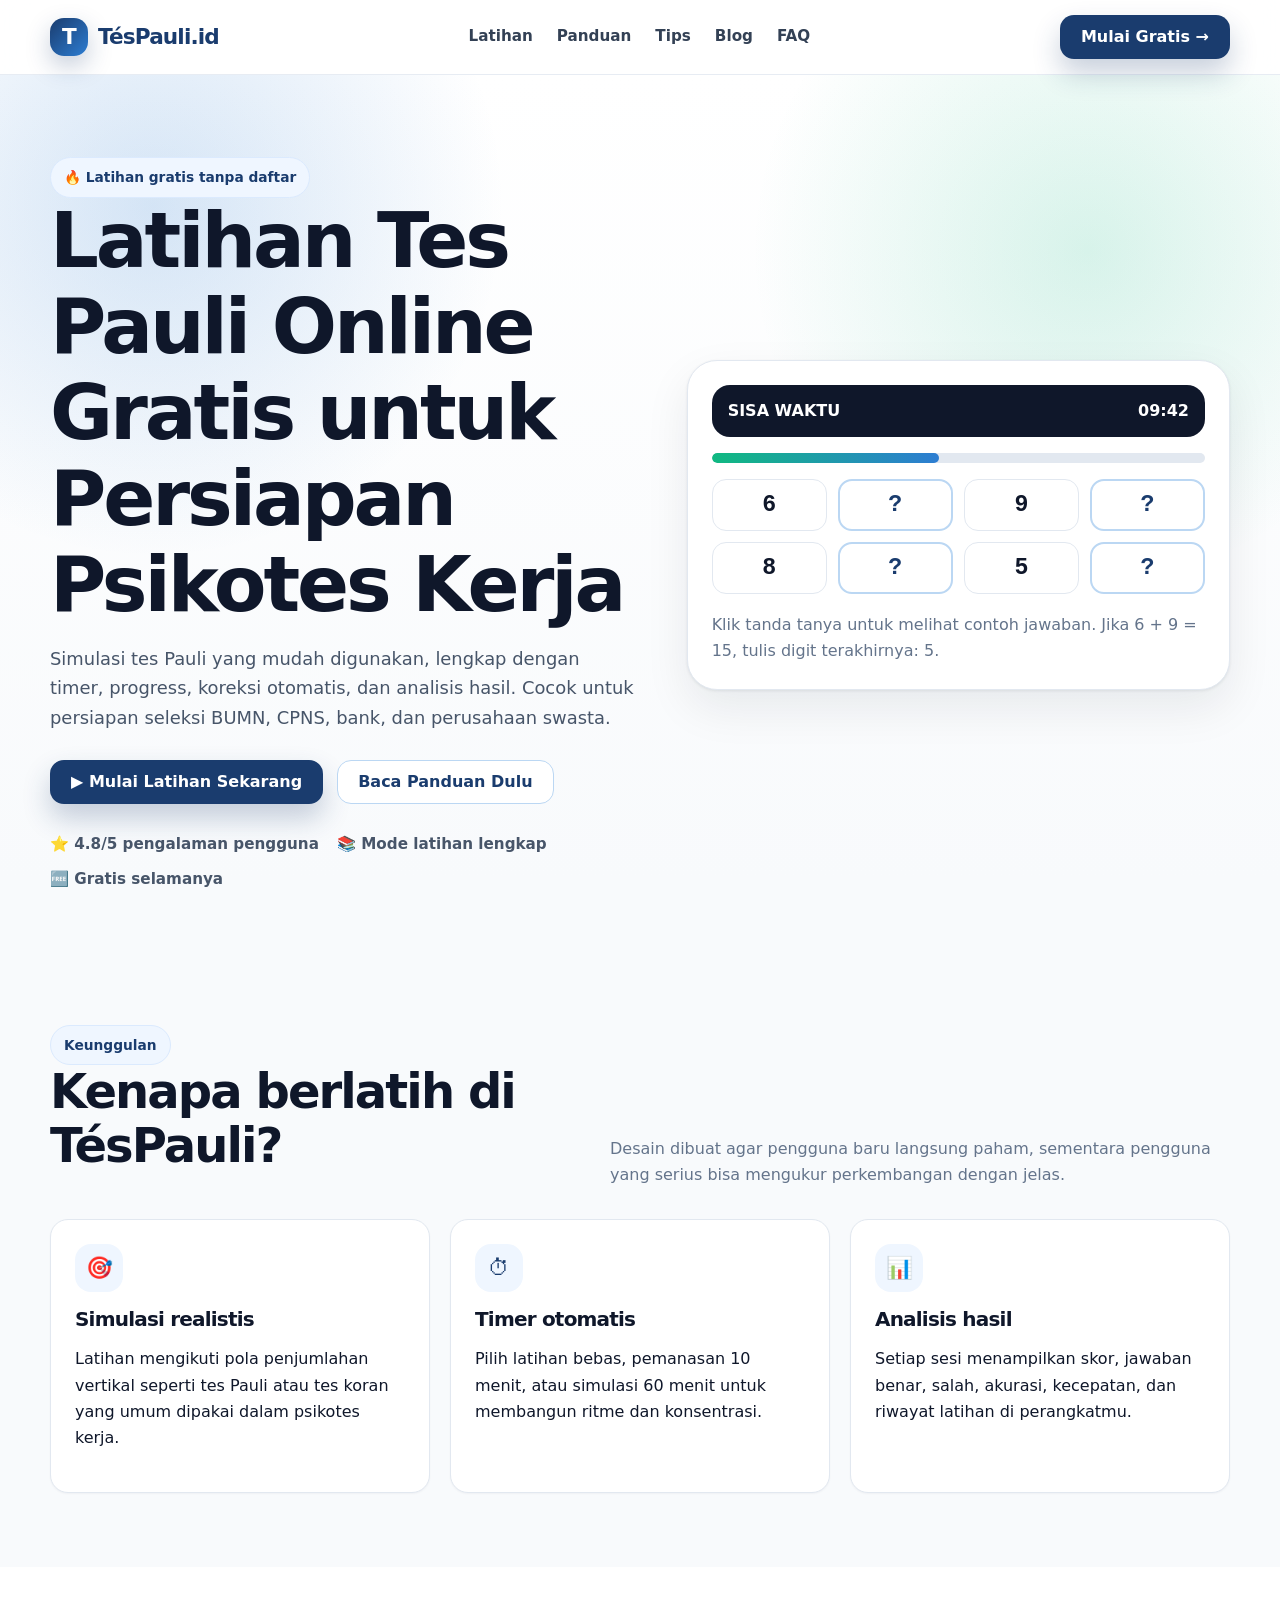
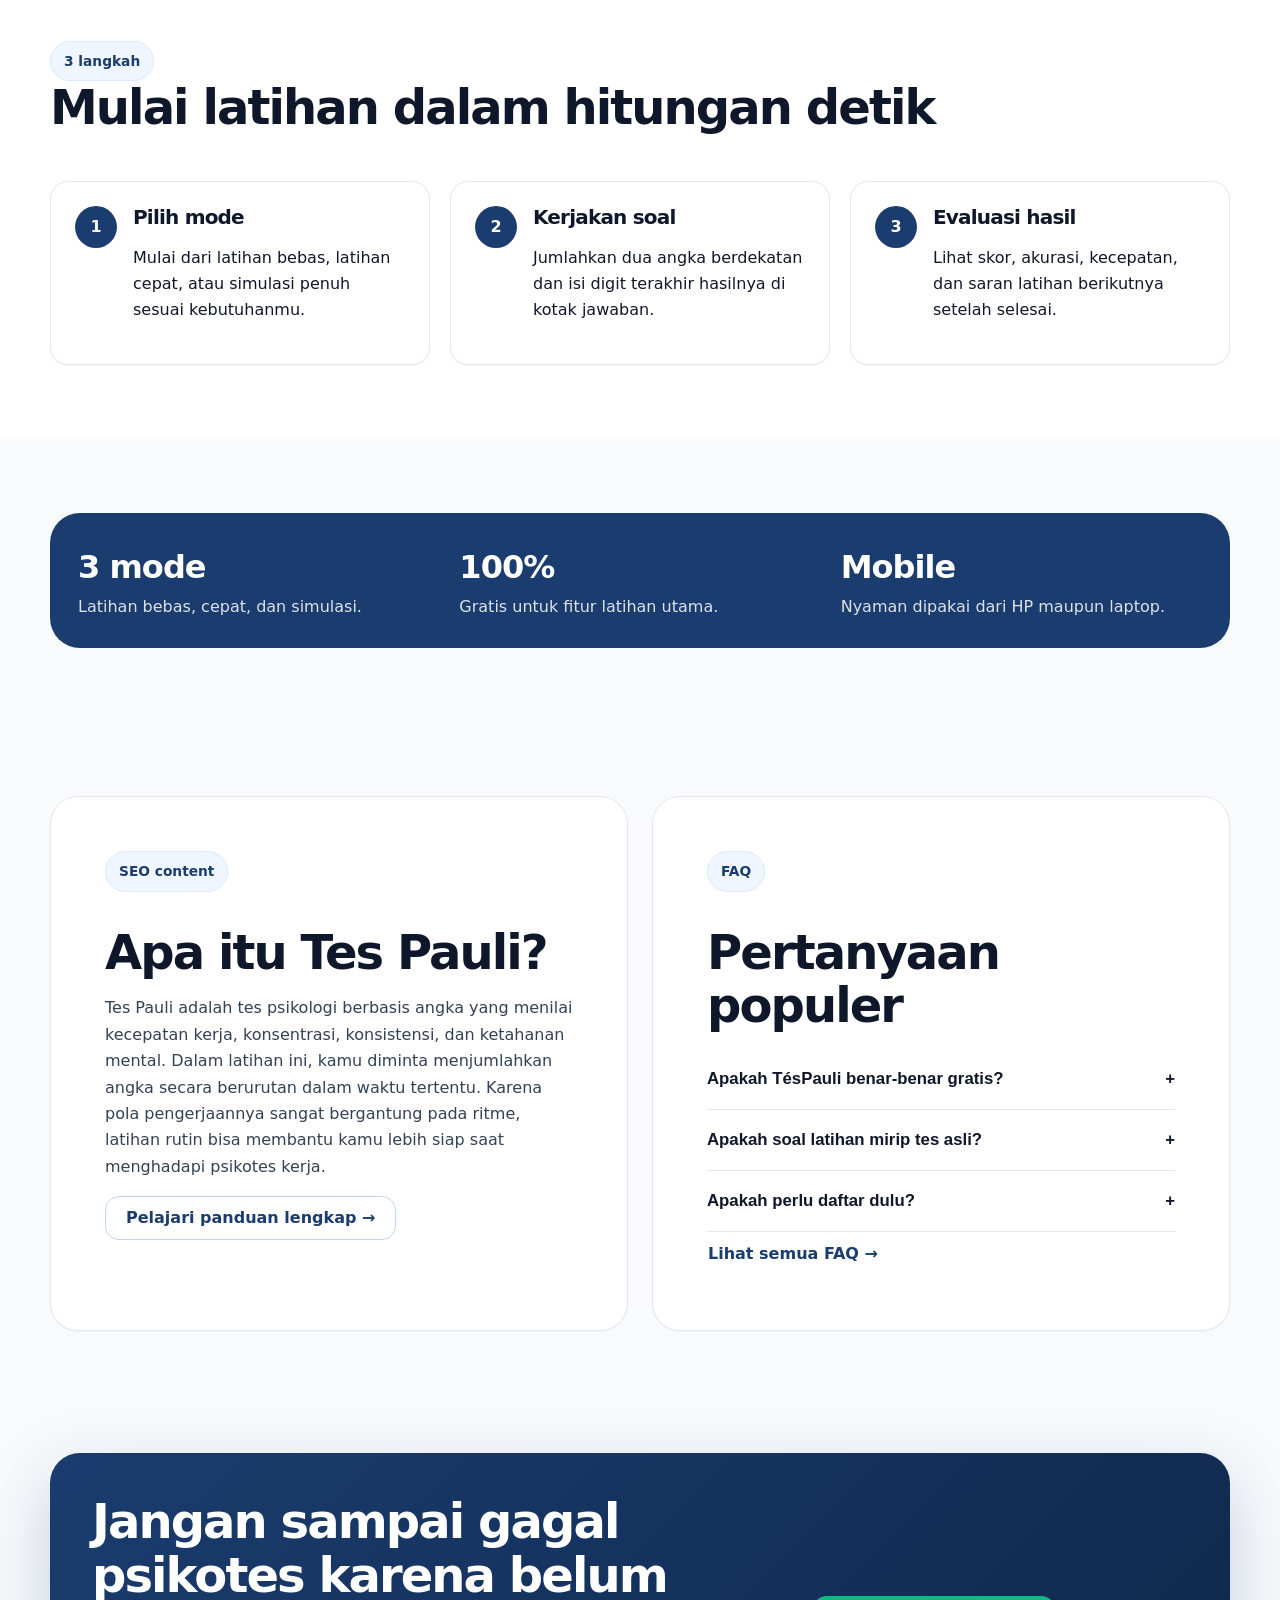
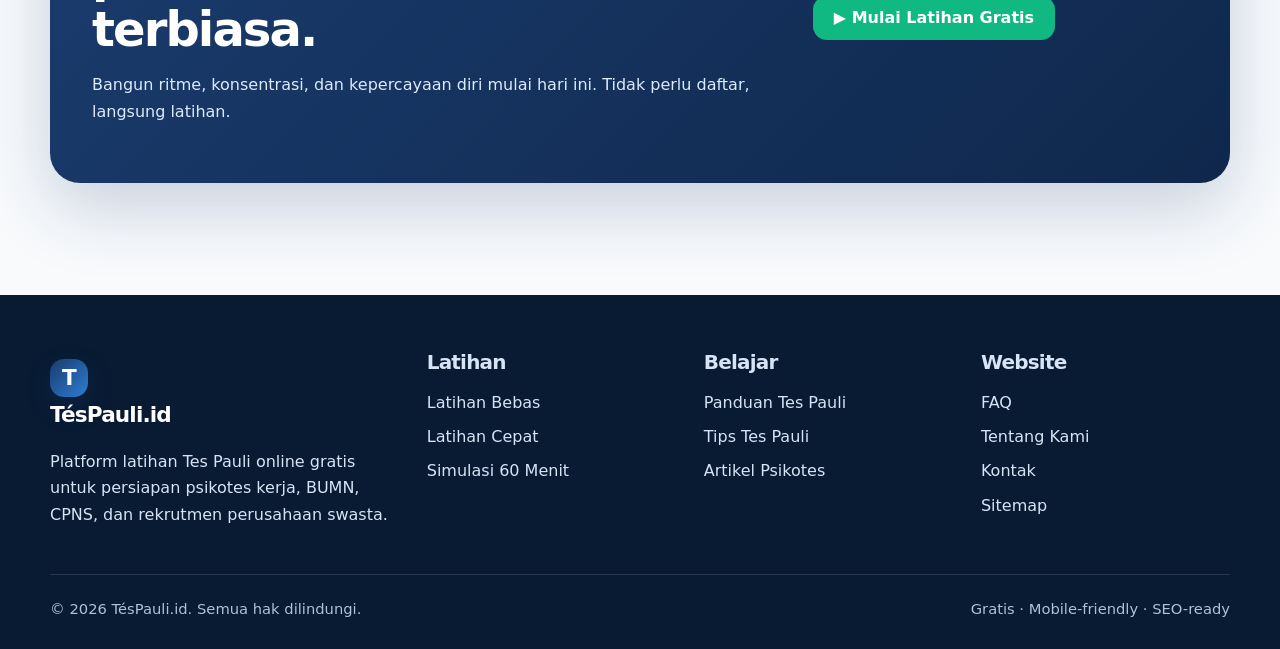
<file: index.html>
<!doctype html>
<html lang="id">
<head>
  <meta charset="utf-8">
  <meta name="viewport" content="width=device-width, initial-scale=1">
  <title>Latihan Tes Pauli Online Gratis — TésPauli.id</title>
  <meta name="description" content="Latihan tes Pauli online gratis dengan timer, koreksi otomatis, dan analisis hasil. Cocok untuk persiapan psikotes kerja BUMN, CPNS, bank, dan perusahaan swasta.">
  <meta name="robots" content="index, follow, max-image-preview:large">
  <link rel="canonical" href="https://tespauli.id/">
  <meta property="og:type" content="website">
  <meta property="og:locale" content="id_ID">
  <meta property="og:title" content="Latihan Tes Pauli Online Gratis — TésPauli.id">
  <meta property="og:description" content="Latihan tes Pauli online gratis dengan timer, koreksi otomatis, dan analisis hasil. Cocok untuk persiapan psikotes kerja BUMN, CPNS, bank, dan perusahaan swasta.">
  <meta property="og:url" content="https://tespauli.id/">
  <meta property="og:image" content="https://tespauli.id/assets/img/og-image.svg">
  <meta name="twitter:card" content="summary_large_image">
  <meta name="theme-color" content="#1A3C6E">
  <link rel="icon" href="/assets/img/favicon.svg" type="image/svg+xml">
  <link rel="manifest" href="/site.webmanifest">
  <link rel="preload" href="/assets/css/styles.css" as="style">
  <link rel="stylesheet" href="/assets/css/styles.css">
  <script type="application/ld+json">
{
  "@context": "https://schema.org",
  "@type": "WebSite",
  "name": "TésPauli.id",
  "url": "https://tespauli.id",
  "description": "Platform latihan tes Pauli online gratis untuk persiapan psikotes kerja.",
  "potentialAction": {
    "@type": "SearchAction",
    "target": "https://tespauli.id/blog/?q={search_term_string}",
    "query-input": "required name=search_term_string"
  }
}
</script>
<script type="application/ld+json">
{
  "@context": "https://schema.org",
  "@type": "FAQPage",
  "mainEntity": [
    {
      "@type": "Question",
      "name": "Apakah TésPauli benar-benar gratis?",
      "acceptedAnswer": {
        "@type": "Answer",
        "text": "Ya. Kamu bisa menggunakan fitur latihan utama tanpa biaya dan tanpa harus membuat akun."
      }
    },
    {
      "@type": "Question",
      "name": "Apakah soal latihan mirip tes asli?",
      "acceptedAnswer": {
        "@type": "Answer",
        "text": "Format latihan dibuat menyerupai pola tes Pauli: menjumlahkan angka berdekatan secara cepat dan konsisten dalam waktu terbatas."
      }
    },
    {
      "@type": "Question",
      "name": "Apakah perlu daftar dulu?",
      "acceptedAnswer": {
        "@type": "Answer",
        "text": "Tidak. Kamu bisa langsung mulai latihan. Akun hanya diperlukan jika nanti ingin menyimpan riwayat lintas perangkat."
      }
    },
    {
      "@type": "Question",
      "name": "Berapa lama latihan yang ideal?",
      "acceptedAnswer": {
        "@type": "Answer",
        "text": "Untuk pemula, mulai dari 10 sampai 20 menit per hari. Menjelang tes, coba simulasi panjang agar terbiasa dengan tekanan waktu."
      }
    },
    {
      "@type": "Question",
      "name": "Apa bedanya Tes Pauli dan Tes Koran?",
      "acceptedAnswer": {
        "@type": "Answer",
        "text": "Istilah tes koran sering dipakai secara umum untuk tes penjumlahan angka seperti Pauli atau Kraepelin. Detail aturan dapat berbeda tergantung penyelenggara."
      }
    }
  ]
}
</script>
</head>
<body>
  <a class="skip-link" href="#konten">Lewati ke konten utama</a>
  <header class="site-header">
    <div class="container nav">
      <a class="logo" href="/" aria-label="Beranda TésPauli">
        <span class="logo-mark">T</span><span>TésPauli.id</span>
      </a>
      <nav class="nav-links" data-nav-links aria-label="Navigasi utama">
        <a class="" href="/latihan/">Latihan</a>
        <a class="" href="/panduan-tes-pauli/">Panduan</a>
        <a class="" href="/tips-tes-pauli/">Tips</a>
        <a class="" href="/blog/">Blog</a>
        <a class="" href="/faq/">FAQ</a>
      </nav>
      <div class="nav-actions">
        <a class="btn btn-primary" href="/latihan/">Mulai Gratis →</a>
        <button class="mobile-toggle" data-mobile-toggle aria-label="Buka menu" aria-expanded="false">☰</button>
      </div>
    </div>
  </header>
  <main id="konten">

<section class="hero">
  <div class="container hero-grid">
    <div>
      <span class="badge">🔥 Latihan gratis tanpa daftar</span>
      <h1>Latihan Tes Pauli Online Gratis untuk Persiapan Psikotes Kerja</h1>
      <p class="lead">Simulasi tes Pauli yang mudah digunakan, lengkap dengan timer, progress, koreksi otomatis, dan analisis hasil. Cocok untuk persiapan seleksi BUMN, CPNS, bank, dan perusahaan swasta.</p>
      <div class="hero-cta">
        <a class="btn btn-primary" href="/latihan/">▶ Mulai Latihan Sekarang</a>
        <a class="btn btn-secondary" href="/panduan-tes-pauli/">Baca Panduan Dulu</a>
      </div>
      <div class="trust-row">
        <span>⭐ 4.8/5 pengalaman pengguna</span>
        <span>📚 Mode latihan lengkap</span>
        <span>🆓 Gratis selamanya</span>
      </div>
    </div>
    <div class="hero-card" aria-label="Preview latihan tes Pauli">
      <div class="timer-pill"><span>SISA WAKTU</span><strong>09:42</strong></div>
      <div class="progress" aria-hidden="true"><span></span></div>
      <div class="number-preview">
        <div class="cell-demo">6</div><button class="cell-demo input-demo" data-demo-answer="5" data-demo-answer>?</button>
        <div class="cell-demo">9</div><button class="cell-demo input-demo" data-demo-answer="4" data-demo-answer>?</button>
        <div class="cell-demo">8</div><button class="cell-demo input-demo" data-demo-answer="3" data-demo-answer>?</button>
        <div class="cell-demo">5</div><button class="cell-demo input-demo" data-demo-answer="8" data-demo-answer>?</button>
      </div>
      <p style="margin:18px 0 0;color:#64748B">Klik tanda tanya untuk melihat contoh jawaban. Jika 6 + 9 = 15, tulis digit terakhirnya: 5.</p>
    </div>
  </div>
</section>

<section class="section">
  <div class="container">
    <div class="section-head">
      <div>
        <span class="badge">Keunggulan</span>
        <h2>Kenapa berlatih di TésPauli?</h2>
      </div>
      <p>Desain dibuat agar pengguna baru langsung paham, sementara pengguna yang serius bisa mengukur perkembangan dengan jelas.</p>
    </div>
    <div class="grid-3">
      <article class="card"><div class="icon">🎯</div><h3>Simulasi realistis</h3><p>Latihan mengikuti pola penjumlahan vertikal seperti tes Pauli atau tes koran yang umum dipakai dalam psikotes kerja.</p></article>
      <article class="card"><div class="icon">⏱</div><h3>Timer otomatis</h3><p>Pilih latihan bebas, pemanasan 10 menit, atau simulasi 60 menit untuk membangun ritme dan konsentrasi.</p></article>
      <article class="card"><div class="icon">📊</div><h3>Analisis hasil</h3><p>Setiap sesi menampilkan skor, jawaban benar, salah, akurasi, kecepatan, dan riwayat latihan di perangkatmu.</p></article>
    </div>
  </div>
</section>

<section class="section" style="background:#fff">
  <div class="container">
    <div class="section-head">
      <div>
        <span class="badge">3 langkah</span>
        <h2>Mulai latihan dalam hitungan detik</h2>
      </div>
    </div>
    <div class="grid-3 steps">
      <article class="card step-card"><h3>Pilih mode</h3><p>Mulai dari latihan bebas, latihan cepat, atau simulasi penuh sesuai kebutuhanmu.</p></article>
      <article class="card step-card"><h3>Kerjakan soal</h3><p>Jumlahkan dua angka berdekatan dan isi digit terakhir hasilnya di kotak jawaban.</p></article>
      <article class="card step-card"><h3>Evaluasi hasil</h3><p>Lihat skor, akurasi, kecepatan, dan saran latihan berikutnya setelah selesai.</p></article>
    </div>
  </div>
</section>

<section class="section">
  <div class="container">
    <div class="stats-band">
      <div class="stat"><strong>3 mode</strong><span>Latihan bebas, cepat, dan simulasi.</span></div>
      <div class="stat"><strong>100%</strong><span>Gratis untuk fitur latihan utama.</span></div>
      <div class="stat"><strong>Mobile</strong><span>Nyaman dipakai dari HP maupun laptop.</span></div>
    </div>
  </div>
</section>

<section class="section">
  <div class="container grid-2">
    <article class="content-page">
      <span class="badge">SEO content</span>
      <h2>Apa itu Tes Pauli?</h2>
      <p>Tes Pauli adalah tes psikologi berbasis angka yang menilai kecepatan kerja, konsentrasi, konsistensi, dan ketahanan mental. Dalam latihan ini, kamu diminta menjumlahkan angka secara berurutan dalam waktu tertentu. Karena pola pengerjaannya sangat bergantung pada ritme, latihan rutin bisa membantu kamu lebih siap saat menghadapi psikotes kerja.</p>
      <a class="btn btn-secondary" href="/panduan-tes-pauli/">Pelajari panduan lengkap →</a>
    </article>
    <article class="content-page">
      <span class="badge">FAQ</span>
      <h2>Pertanyaan populer</h2>
      
        <div class="faq-item">
          <button class="faq-question" data-faq-question aria-expanded="false"><span>Apakah TésPauli benar-benar gratis?</span><span>+</span></button>
          <div class="faq-answer"><p>Ya. Kamu bisa menggunakan fitur latihan utama tanpa biaya dan tanpa harus membuat akun.</p></div>
        </div>

        <div class="faq-item">
          <button class="faq-question" data-faq-question aria-expanded="false"><span>Apakah soal latihan mirip tes asli?</span><span>+</span></button>
          <div class="faq-answer"><p>Format latihan dibuat menyerupai pola tes Pauli: menjumlahkan angka berdekatan secara cepat dan konsisten dalam waktu terbatas.</p></div>
        </div>

        <div class="faq-item">
          <button class="faq-question" data-faq-question aria-expanded="false"><span>Apakah perlu daftar dulu?</span><span>+</span></button>
          <div class="faq-answer"><p>Tidak. Kamu bisa langsung mulai latihan. Akun hanya diperlukan jika nanti ingin menyimpan riwayat lintas perangkat.</p></div>
        </div>
      <a class="btn btn-ghost" href="/faq/">Lihat semua FAQ →</a>
    </article>
  </div>
</section>

<section class="section-tight">
  <div class="container cta-panel">
    <div>
      <h2>Jangan sampai gagal psikotes karena belum terbiasa.</h2>
      <p>Bangun ritme, konsentrasi, dan kepercayaan diri mulai hari ini. Tidak perlu daftar, langsung latihan.</p>
    </div>
    <div><a class="btn btn-success" href="/latihan/">▶ Mulai Latihan Gratis</a></div>
  </div>
</section>

  </main>
  <footer class="footer">
    <div class="container">
      <div class="footer-grid">
        <div>
          <a class="logo" href="/"><span class="logo-mark">T</span><span style="color:#fff">TésPauli.id</span></a>
          <p>Platform latihan Tes Pauli online gratis untuk persiapan psikotes kerja, BUMN, CPNS, dan rekrutmen perusahaan swasta.</p>
        </div>
        <div>
          <h3>Latihan</h3>
          <a href="/latihan/?mode=bebas">Latihan Bebas</a>
          <a href="/latihan/?mode=cepat">Latihan Cepat</a>
          <a href="/latihan/?mode=simulasi">Simulasi 60 Menit</a>
        </div>
        <div>
          <h3>Belajar</h3>
          <a href="/panduan-tes-pauli/">Panduan Tes Pauli</a>
          <a href="/tips-tes-pauli/">Tips Tes Pauli</a>
          <a href="/blog/">Artikel Psikotes</a>
        </div>
        <div>
          <h3>Website</h3>
          <a href="/faq/">FAQ</a>
          <a href="/tentang-kami/">Tentang Kami</a>
          <a href="/kontak/">Kontak</a>
          <a href="/sitemap.xml">Sitemap</a>
        </div>
      </div>
      <div class="footer-bottom">
        <span>© <span data-current-year></span> TésPauli.id. Semua hak dilindungi.</span>
        <span>Gratis · Mobile-friendly · SEO-ready</span>
      </div>
    </div>
  </footer>
  <script src="/assets/js/main.js" defer></script>
  
</body>
</html>
</file>
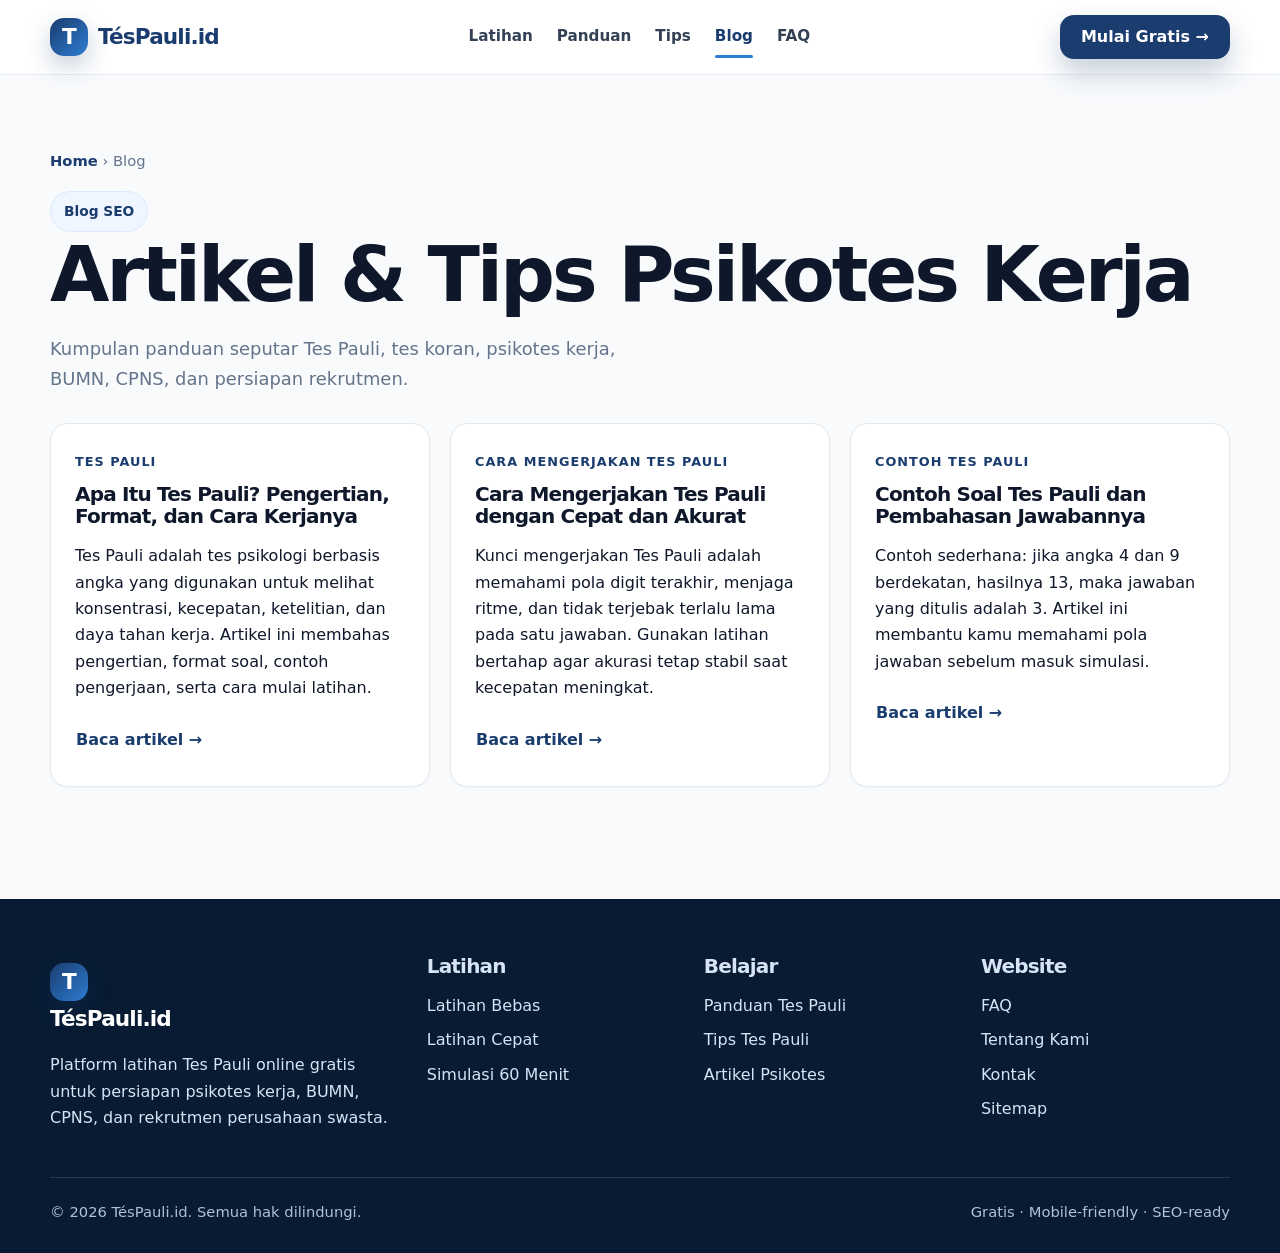
<file: blog/index.html>
<!doctype html>
<html lang="id">
<head>
  <meta charset="utf-8">
  <meta name="viewport" content="width=device-width, initial-scale=1">
  <title>Blog Psikotes Kerja — Tips Tes Pauli &amp; Rekrutmen — TésPauli.id</title>
  <meta name="description" content="Artikel seputar tes Pauli, tes koran, psikotes kerja, tips rekrutmen BUMN, CPNS, dan strategi persiapan karier.">
  <meta name="robots" content="index, follow, max-image-preview:large">
  <link rel="canonical" href="https://tespauli.id/blog/">
  <meta property="og:type" content="website">
  <meta property="og:locale" content="id_ID">
  <meta property="og:title" content="Blog Psikotes Kerja — Tips Tes Pauli &amp; Rekrutmen — TésPauli.id">
  <meta property="og:description" content="Artikel seputar tes Pauli, tes koran, psikotes kerja, tips rekrutmen BUMN, CPNS, dan strategi persiapan karier.">
  <meta property="og:url" content="https://tespauli.id/blog/">
  <meta property="og:image" content="https://tespauli.id/assets/img/og-image.svg">
  <meta name="twitter:card" content="summary_large_image">
  <meta name="theme-color" content="#1A3C6E">
  <link rel="icon" href="/assets/img/favicon.svg" type="image/svg+xml">
  <link rel="manifest" href="/site.webmanifest">
  <link rel="preload" href="/assets/css/styles.css" as="style">
  <link rel="stylesheet" href="/assets/css/styles.css">
  
</head>
<body>
  <a class="skip-link" href="#konten">Lewati ke konten utama</a>
  <header class="site-header">
    <div class="container nav">
      <a class="logo" href="/" aria-label="Beranda TésPauli">
        <span class="logo-mark">T</span><span>TésPauli.id</span>
      </a>
      <nav class="nav-links" data-nav-links aria-label="Navigasi utama">
        <a class="" href="/latihan/">Latihan</a>
        <a class="" href="/panduan-tes-pauli/">Panduan</a>
        <a class="" href="/tips-tes-pauli/">Tips</a>
        <a class="active" href="/blog/">Blog</a>
        <a class="" href="/faq/">FAQ</a>
      </nav>
      <div class="nav-actions">
        <a class="btn btn-primary" href="/latihan/">Mulai Gratis →</a>
        <button class="mobile-toggle" data-mobile-toggle aria-label="Buka menu" aria-expanded="false">☰</button>
      </div>
    </div>
  </header>
  <main id="konten">

<section class="section-tight">
  <div class="container">
    <nav class="breadcrumb" aria-label="Breadcrumb"><a href="/">Home</a> &rsaquo; Blog</nav>
    <div class="section-head"><div><span class="badge">Blog SEO</span><h1>Artikel & Tips Psikotes Kerja</h1><p class="lead">Kumpulan panduan seputar Tes Pauli, tes koran, psikotes kerja, BUMN, CPNS, dan persiapan rekrutmen.</p></div></div>
    <div class="blog-grid"><article class="card blog-card"><span class="tag">tes pauli</span><h3><a href="/blog/apa-itu-tes-pauli/">Apa Itu Tes Pauli? Pengertian, Format, dan Cara Kerjanya</a></h3><p>Tes Pauli adalah tes psikologi berbasis angka yang digunakan untuk melihat konsentrasi, kecepatan, ketelitian, dan daya tahan kerja. Artikel ini membahas pengertian, format soal, contoh pengerjaan, serta cara mulai latihan.</p><a class="btn btn-ghost" href="/blog/apa-itu-tes-pauli/">Baca artikel →</a></article><article class="card blog-card"><span class="tag">cara mengerjakan tes pauli</span><h3><a href="/blog/cara-mengerjakan-tes-pauli/">Cara Mengerjakan Tes Pauli dengan Cepat dan Akurat</a></h3><p>Kunci mengerjakan Tes Pauli adalah memahami pola digit terakhir, menjaga ritme, dan tidak terjebak terlalu lama pada satu jawaban. Gunakan latihan bertahap agar akurasi tetap stabil saat kecepatan meningkat.</p><a class="btn btn-ghost" href="/blog/cara-mengerjakan-tes-pauli/">Baca artikel →</a></article><article class="card blog-card"><span class="tag">contoh tes pauli</span><h3><a href="/blog/contoh-soal-tes-pauli/">Contoh Soal Tes Pauli dan Pembahasan Jawabannya</a></h3><p>Contoh sederhana: jika angka 4 dan 9 berdekatan, hasilnya 13, maka jawaban yang ditulis adalah 3. Artikel ini membantu kamu memahami pola jawaban sebelum masuk simulasi.</p><a class="btn btn-ghost" href="/blog/contoh-soal-tes-pauli/">Baca artikel →</a></article></div>
  </div>
</section>

  </main>
  <footer class="footer">
    <div class="container">
      <div class="footer-grid">
        <div>
          <a class="logo" href="/"><span class="logo-mark">T</span><span style="color:#fff">TésPauli.id</span></a>
          <p>Platform latihan Tes Pauli online gratis untuk persiapan psikotes kerja, BUMN, CPNS, dan rekrutmen perusahaan swasta.</p>
        </div>
        <div>
          <h3>Latihan</h3>
          <a href="/latihan/?mode=bebas">Latihan Bebas</a>
          <a href="/latihan/?mode=cepat">Latihan Cepat</a>
          <a href="/latihan/?mode=simulasi">Simulasi 60 Menit</a>
        </div>
        <div>
          <h3>Belajar</h3>
          <a href="/panduan-tes-pauli/">Panduan Tes Pauli</a>
          <a href="/tips-tes-pauli/">Tips Tes Pauli</a>
          <a href="/blog/">Artikel Psikotes</a>
        </div>
        <div>
          <h3>Website</h3>
          <a href="/faq/">FAQ</a>
          <a href="/tentang-kami/">Tentang Kami</a>
          <a href="/kontak/">Kontak</a>
          <a href="/sitemap.xml">Sitemap</a>
        </div>
      </div>
      <div class="footer-bottom">
        <span>© <span data-current-year></span> TésPauli.id. Semua hak dilindungi.</span>
        <span>Gratis · Mobile-friendly · SEO-ready</span>
      </div>
    </div>
  </footer>
  <script src="/assets/js/main.js" defer></script>
  
</body>
</html>
</file>
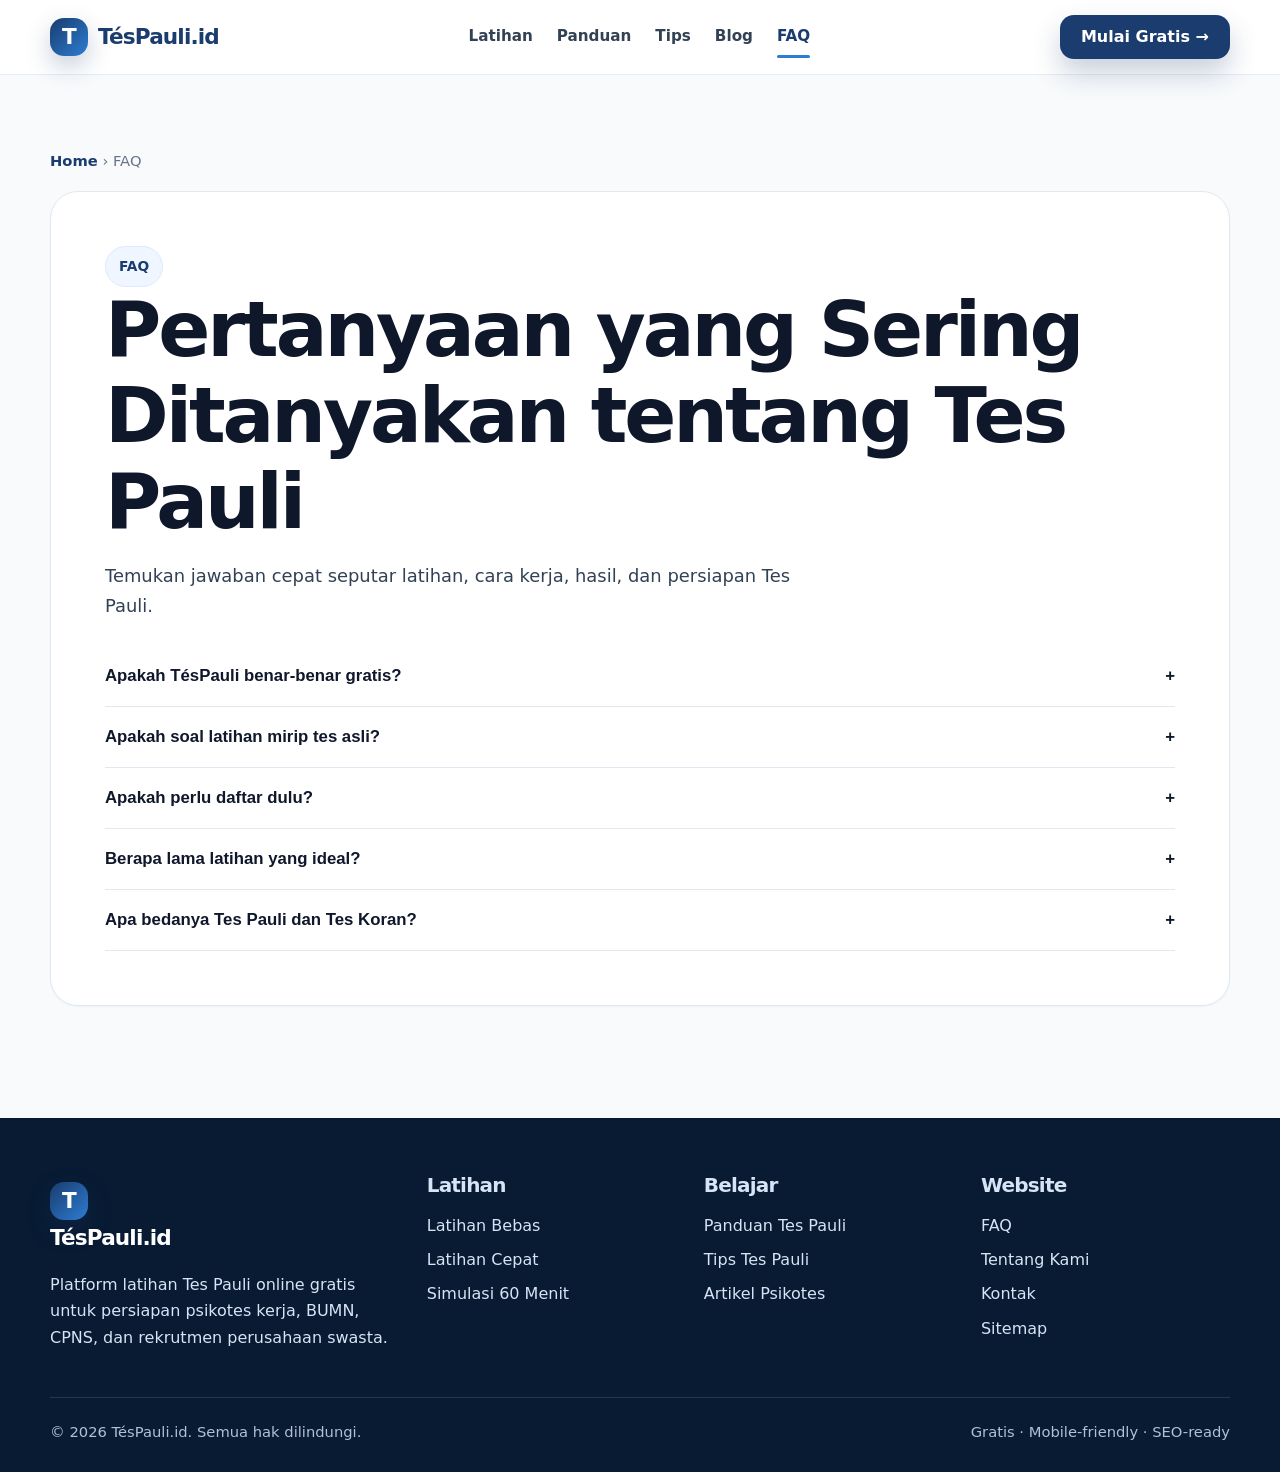
<file: faq/index.html>
<!doctype html>
<html lang="id">
<head>
  <meta charset="utf-8">
  <meta name="viewport" content="width=device-width, initial-scale=1">
  <title>FAQ Tes Pauli — Pertanyaan yang Sering Ditanyakan — TésPauli.id</title>
  <meta name="description" content="Jawaban pertanyaan seputar tes Pauli, latihan online, cara kerja, penilaian, durasi latihan, dan persiapan psikotes kerja.">
  <meta name="robots" content="index, follow, max-image-preview:large">
  <link rel="canonical" href="https://tespauli.id/faq/">
  <meta property="og:type" content="website">
  <meta property="og:locale" content="id_ID">
  <meta property="og:title" content="FAQ Tes Pauli — Pertanyaan yang Sering Ditanyakan — TésPauli.id">
  <meta property="og:description" content="Jawaban pertanyaan seputar tes Pauli, latihan online, cara kerja, penilaian, durasi latihan, dan persiapan psikotes kerja.">
  <meta property="og:url" content="https://tespauli.id/faq/">
  <meta property="og:image" content="https://tespauli.id/assets/img/og-image.svg">
  <meta name="twitter:card" content="summary_large_image">
  <meta name="theme-color" content="#1A3C6E">
  <link rel="icon" href="/assets/img/favicon.svg" type="image/svg+xml">
  <link rel="manifest" href="/site.webmanifest">
  <link rel="preload" href="/assets/css/styles.css" as="style">
  <link rel="stylesheet" href="/assets/css/styles.css">
  <script type="application/ld+json">
{
  "@context": "https://schema.org",
  "@type": "FAQPage",
  "mainEntity": [
    {
      "@type": "Question",
      "name": "Apakah TésPauli benar-benar gratis?",
      "acceptedAnswer": {
        "@type": "Answer",
        "text": "Ya. Kamu bisa menggunakan fitur latihan utama tanpa biaya dan tanpa harus membuat akun."
      }
    },
    {
      "@type": "Question",
      "name": "Apakah soal latihan mirip tes asli?",
      "acceptedAnswer": {
        "@type": "Answer",
        "text": "Format latihan dibuat menyerupai pola tes Pauli: menjumlahkan angka berdekatan secara cepat dan konsisten dalam waktu terbatas."
      }
    },
    {
      "@type": "Question",
      "name": "Apakah perlu daftar dulu?",
      "acceptedAnswer": {
        "@type": "Answer",
        "text": "Tidak. Kamu bisa langsung mulai latihan. Akun hanya diperlukan jika nanti ingin menyimpan riwayat lintas perangkat."
      }
    },
    {
      "@type": "Question",
      "name": "Berapa lama latihan yang ideal?",
      "acceptedAnswer": {
        "@type": "Answer",
        "text": "Untuk pemula, mulai dari 10 sampai 20 menit per hari. Menjelang tes, coba simulasi panjang agar terbiasa dengan tekanan waktu."
      }
    },
    {
      "@type": "Question",
      "name": "Apa bedanya Tes Pauli dan Tes Koran?",
      "acceptedAnswer": {
        "@type": "Answer",
        "text": "Istilah tes koran sering dipakai secara umum untuk tes penjumlahan angka seperti Pauli atau Kraepelin. Detail aturan dapat berbeda tergantung penyelenggara."
      }
    }
  ]
}
</script>
</head>
<body>
  <a class="skip-link" href="#konten">Lewati ke konten utama</a>
  <header class="site-header">
    <div class="container nav">
      <a class="logo" href="/" aria-label="Beranda TésPauli">
        <span class="logo-mark">T</span><span>TésPauli.id</span>
      </a>
      <nav class="nav-links" data-nav-links aria-label="Navigasi utama">
        <a class="" href="/latihan/">Latihan</a>
        <a class="" href="/panduan-tes-pauli/">Panduan</a>
        <a class="" href="/tips-tes-pauli/">Tips</a>
        <a class="" href="/blog/">Blog</a>
        <a class="active" href="/faq/">FAQ</a>
      </nav>
      <div class="nav-actions">
        <a class="btn btn-primary" href="/latihan/">Mulai Gratis →</a>
        <button class="mobile-toggle" data-mobile-toggle aria-label="Buka menu" aria-expanded="false">☰</button>
      </div>
    </div>
  </header>
  <main id="konten">

<section class="section-tight">
  <div class="container">
    <nav class="breadcrumb" aria-label="Breadcrumb"><a href="/">Home</a> &rsaquo; FAQ</nav>
    <article class="content-page">
      <span class="badge">FAQ</span>
      <h1>Pertanyaan yang Sering Ditanyakan tentang Tes Pauli</h1>
      <p class="lead">Temukan jawaban cepat seputar latihan, cara kerja, hasil, dan persiapan Tes Pauli.</p>
      
        <div class="faq-item">
          <button class="faq-question" data-faq-question aria-expanded="false"><span>Apakah TésPauli benar-benar gratis?</span><span>+</span></button>
          <div class="faq-answer"><p>Ya. Kamu bisa menggunakan fitur latihan utama tanpa biaya dan tanpa harus membuat akun.</p></div>
        </div>

        <div class="faq-item">
          <button class="faq-question" data-faq-question aria-expanded="false"><span>Apakah soal latihan mirip tes asli?</span><span>+</span></button>
          <div class="faq-answer"><p>Format latihan dibuat menyerupai pola tes Pauli: menjumlahkan angka berdekatan secara cepat dan konsisten dalam waktu terbatas.</p></div>
        </div>

        <div class="faq-item">
          <button class="faq-question" data-faq-question aria-expanded="false"><span>Apakah perlu daftar dulu?</span><span>+</span></button>
          <div class="faq-answer"><p>Tidak. Kamu bisa langsung mulai latihan. Akun hanya diperlukan jika nanti ingin menyimpan riwayat lintas perangkat.</p></div>
        </div>

        <div class="faq-item">
          <button class="faq-question" data-faq-question aria-expanded="false"><span>Berapa lama latihan yang ideal?</span><span>+</span></button>
          <div class="faq-answer"><p>Untuk pemula, mulai dari 10 sampai 20 menit per hari. Menjelang tes, coba simulasi panjang agar terbiasa dengan tekanan waktu.</p></div>
        </div>

        <div class="faq-item">
          <button class="faq-question" data-faq-question aria-expanded="false"><span>Apa bedanya Tes Pauli dan Tes Koran?</span><span>+</span></button>
          <div class="faq-answer"><p>Istilah tes koran sering dipakai secara umum untuk tes penjumlahan angka seperti Pauli atau Kraepelin. Detail aturan dapat berbeda tergantung penyelenggara.</p></div>
        </div>
    </article>
  </div>
</section>

  </main>
  <footer class="footer">
    <div class="container">
      <div class="footer-grid">
        <div>
          <a class="logo" href="/"><span class="logo-mark">T</span><span style="color:#fff">TésPauli.id</span></a>
          <p>Platform latihan Tes Pauli online gratis untuk persiapan psikotes kerja, BUMN, CPNS, dan rekrutmen perusahaan swasta.</p>
        </div>
        <div>
          <h3>Latihan</h3>
          <a href="/latihan/?mode=bebas">Latihan Bebas</a>
          <a href="/latihan/?mode=cepat">Latihan Cepat</a>
          <a href="/latihan/?mode=simulasi">Simulasi 60 Menit</a>
        </div>
        <div>
          <h3>Belajar</h3>
          <a href="/panduan-tes-pauli/">Panduan Tes Pauli</a>
          <a href="/tips-tes-pauli/">Tips Tes Pauli</a>
          <a href="/blog/">Artikel Psikotes</a>
        </div>
        <div>
          <h3>Website</h3>
          <a href="/faq/">FAQ</a>
          <a href="/tentang-kami/">Tentang Kami</a>
          <a href="/kontak/">Kontak</a>
          <a href="/sitemap.xml">Sitemap</a>
        </div>
      </div>
      <div class="footer-bottom">
        <span>© <span data-current-year></span> TésPauli.id. Semua hak dilindungi.</span>
        <span>Gratis · Mobile-friendly · SEO-ready</span>
      </div>
    </div>
  </footer>
  <script src="/assets/js/main.js" defer></script>
  
</body>
</html>
</file>
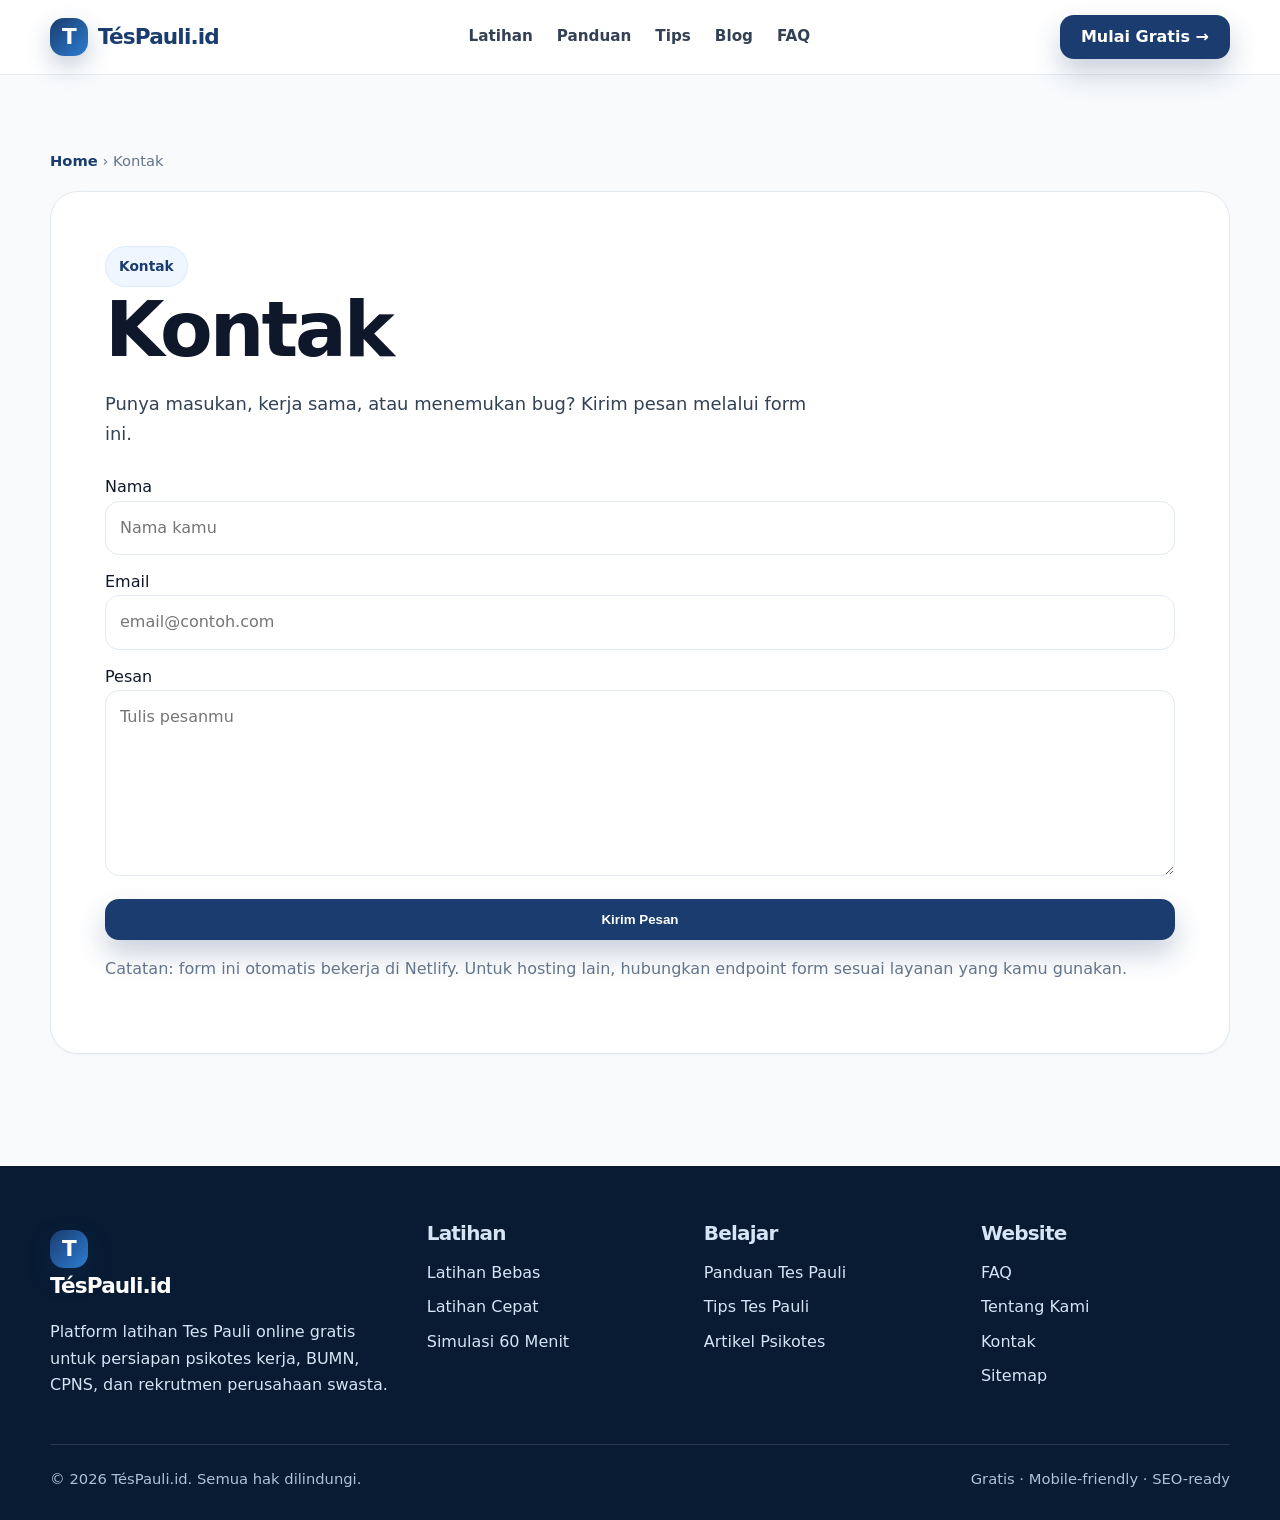
<file: kontak/index.html>
<!doctype html>
<html lang="id">
<head>
  <meta charset="utf-8">
  <meta name="viewport" content="width=device-width, initial-scale=1">
  <title>Kontak TésPauli.id — Saran, Masukan, dan Kerja Sama</title>
  <meta name="description" content="Hubungi TésPauli.id untuk saran, masukan, bug report, atau peluang kerja sama terkait latihan tes Pauli dan psikotes kerja.">
  <meta name="robots" content="index, follow, max-image-preview:large">
  <link rel="canonical" href="https://tespauli.id/kontak/">
  <meta property="og:type" content="website">
  <meta property="og:locale" content="id_ID">
  <meta property="og:title" content="Kontak TésPauli.id — Saran, Masukan, dan Kerja Sama">
  <meta property="og:description" content="Hubungi TésPauli.id untuk saran, masukan, bug report, atau peluang kerja sama terkait latihan tes Pauli dan psikotes kerja.">
  <meta property="og:url" content="https://tespauli.id/kontak/">
  <meta property="og:image" content="https://tespauli.id/assets/img/og-image.svg">
  <meta name="twitter:card" content="summary_large_image">
  <meta name="theme-color" content="#1A3C6E">
  <link rel="icon" href="/assets/img/favicon.svg" type="image/svg+xml">
  <link rel="manifest" href="/site.webmanifest">
  <link rel="preload" href="/assets/css/styles.css" as="style">
  <link rel="stylesheet" href="/assets/css/styles.css">
  
</head>
<body>
  <a class="skip-link" href="#konten">Lewati ke konten utama</a>
  <header class="site-header">
    <div class="container nav">
      <a class="logo" href="/" aria-label="Beranda TésPauli">
        <span class="logo-mark">T</span><span>TésPauli.id</span>
      </a>
      <nav class="nav-links" data-nav-links aria-label="Navigasi utama">
        <a class="" href="/latihan/">Latihan</a>
        <a class="" href="/panduan-tes-pauli/">Panduan</a>
        <a class="" href="/tips-tes-pauli/">Tips</a>
        <a class="" href="/blog/">Blog</a>
        <a class="" href="/faq/">FAQ</a>
      </nav>
      <div class="nav-actions">
        <a class="btn btn-primary" href="/latihan/">Mulai Gratis →</a>
        <button class="mobile-toggle" data-mobile-toggle aria-label="Buka menu" aria-expanded="false">☰</button>
      </div>
    </div>
  </header>
  <main id="konten">

<section class="section-tight"><div class="container">
  <nav class="breadcrumb" aria-label="Breadcrumb"><a href="/">Home</a> &rsaquo; Kontak</nav>
  <article class="content-page">
    <span class="badge">Kontak</span>
    <h1>Kontak</h1>
    <p class="lead">Punya masukan, kerja sama, atau menemukan bug? Kirim pesan melalui form ini.</p>
    <form class="form" name="kontak" method="post" data-netlify="true">
      <input type="hidden" name="form-name" value="kontak">
      <label>Nama<input class="input" name="nama" required placeholder="Nama kamu"></label>
      <label>Email<input class="input" type="email" name="email" required placeholder="email@contoh.com"></label>
      <label>Pesan<textarea name="pesan" rows="6" required placeholder="Tulis pesanmu"></textarea></label>
      <button class="btn btn-primary" type="submit">Kirim Pesan</button>
    </form>
    <p style="color:#64748B">Catatan: form ini otomatis bekerja di Netlify. Untuk hosting lain, hubungkan endpoint form sesuai layanan yang kamu gunakan.</p>
  </article>
</div></section>

  </main>
  <footer class="footer">
    <div class="container">
      <div class="footer-grid">
        <div>
          <a class="logo" href="/"><span class="logo-mark">T</span><span style="color:#fff">TésPauli.id</span></a>
          <p>Platform latihan Tes Pauli online gratis untuk persiapan psikotes kerja, BUMN, CPNS, dan rekrutmen perusahaan swasta.</p>
        </div>
        <div>
          <h3>Latihan</h3>
          <a href="/latihan/?mode=bebas">Latihan Bebas</a>
          <a href="/latihan/?mode=cepat">Latihan Cepat</a>
          <a href="/latihan/?mode=simulasi">Simulasi 60 Menit</a>
        </div>
        <div>
          <h3>Belajar</h3>
          <a href="/panduan-tes-pauli/">Panduan Tes Pauli</a>
          <a href="/tips-tes-pauli/">Tips Tes Pauli</a>
          <a href="/blog/">Artikel Psikotes</a>
        </div>
        <div>
          <h3>Website</h3>
          <a href="/faq/">FAQ</a>
          <a href="/tentang-kami/">Tentang Kami</a>
          <a href="/kontak/">Kontak</a>
          <a href="/sitemap.xml">Sitemap</a>
        </div>
      </div>
      <div class="footer-bottom">
        <span>© <span data-current-year></span> TésPauli.id. Semua hak dilindungi.</span>
        <span>Gratis · Mobile-friendly · SEO-ready</span>
      </div>
    </div>
  </footer>
  <script src="/assets/js/main.js" defer></script>
  
</body>
</html>
</file>
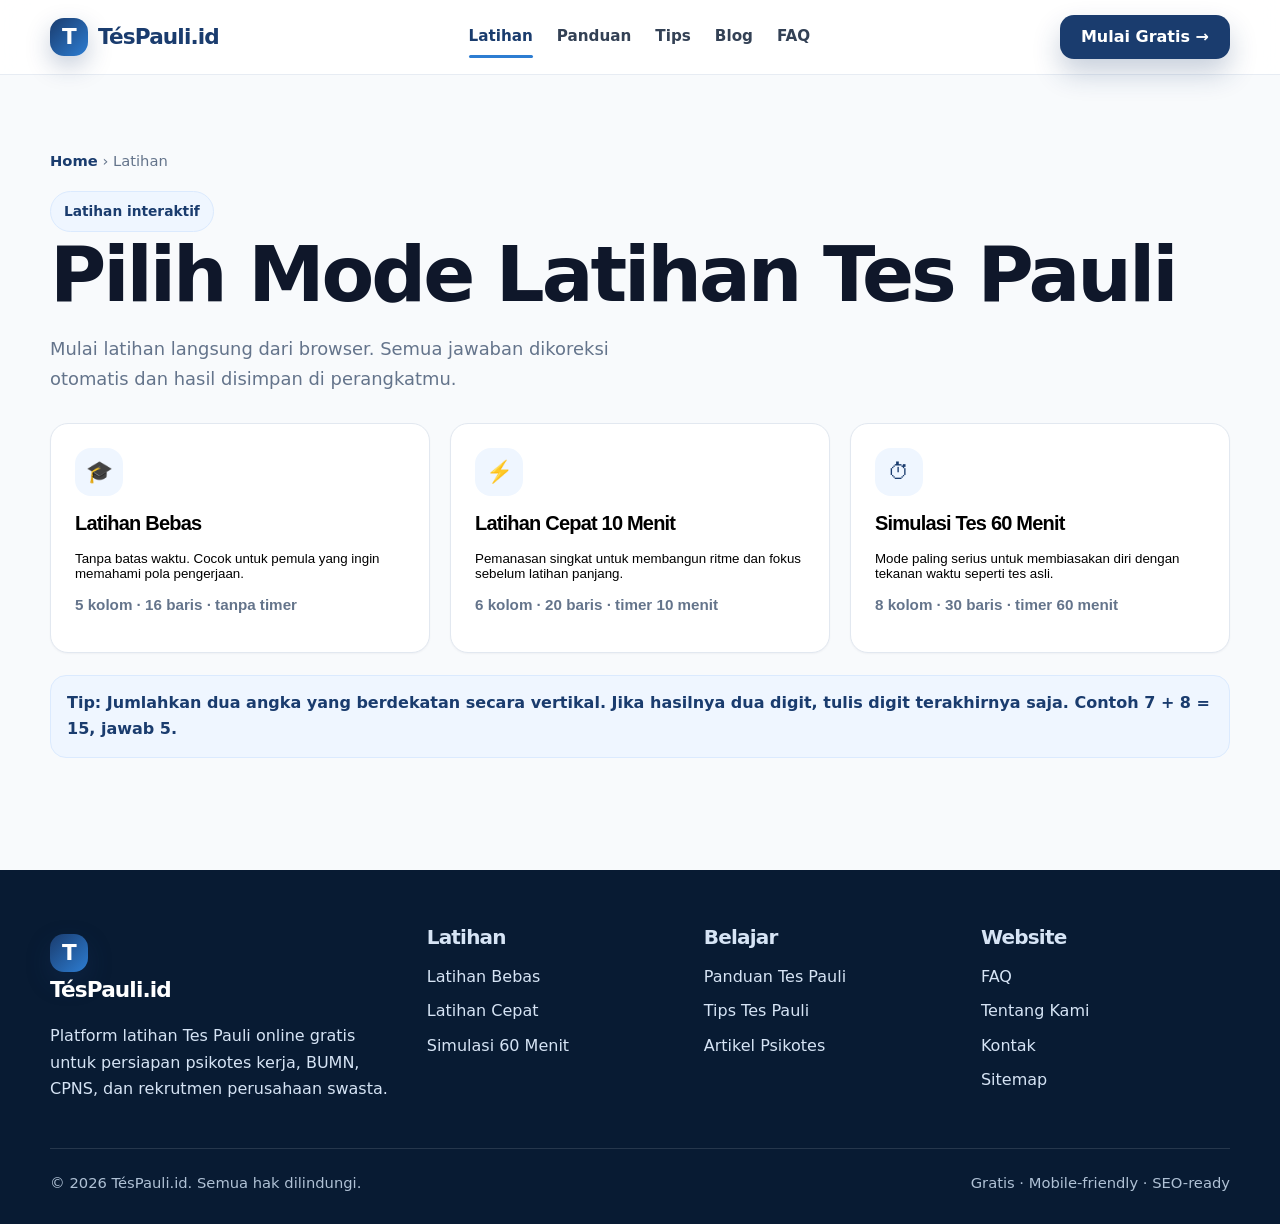
<file: latihan/index.html>
<!doctype html>
<html lang="id">
<head>
  <meta charset="utf-8">
  <meta name="viewport" content="width=device-width, initial-scale=1">
  <title>Mulai Latihan Tes Pauli Online Gratis — TésPauli.id</title>
  <meta name="description" content="Pilih mode latihan tes Pauli: latihan bebas, latihan cepat 10 menit, atau simulasi 60 menit. Gratis dan bisa langsung digunakan tanpa daftar.">
  <meta name="robots" content="index, follow, max-image-preview:large">
  <link rel="canonical" href="https://tespauli.id/latihan/">
  <meta property="og:type" content="website">
  <meta property="og:locale" content="id_ID">
  <meta property="og:title" content="Mulai Latihan Tes Pauli Online Gratis — TésPauli.id">
  <meta property="og:description" content="Pilih mode latihan tes Pauli: latihan bebas, latihan cepat 10 menit, atau simulasi 60 menit. Gratis dan bisa langsung digunakan tanpa daftar.">
  <meta property="og:url" content="https://tespauli.id/latihan/">
  <meta property="og:image" content="https://tespauli.id/assets/img/og-image.svg">
  <meta name="twitter:card" content="summary_large_image">
  <meta name="theme-color" content="#1A3C6E">
  <link rel="icon" href="/assets/img/favicon.svg" type="image/svg+xml">
  <link rel="manifest" href="/site.webmanifest">
  <link rel="preload" href="/assets/css/styles.css" as="style">
  <link rel="stylesheet" href="/assets/css/styles.css">
  <script type="application/ld+json">
{
  "@context": "https://schema.org",
  "@type": "WebApplication",
  "name": "Latihan Tes Pauli Online",
  "applicationCategory": "EducationalApplication",
  "operatingSystem": "Any",
  "url": "https://tespauli.id/latihan/",
  "offers": {
    "@type": "Offer",
    "price": "0",
    "priceCurrency": "IDR"
  }
}
</script>
</head>
<body>
  <a class="skip-link" href="#konten">Lewati ke konten utama</a>
  <header class="site-header">
    <div class="container nav">
      <a class="logo" href="/" aria-label="Beranda TésPauli">
        <span class="logo-mark">T</span><span>TésPauli.id</span>
      </a>
      <nav class="nav-links" data-nav-links aria-label="Navigasi utama">
        <a class="active" href="/latihan/">Latihan</a>
        <a class="" href="/panduan-tes-pauli/">Panduan</a>
        <a class="" href="/tips-tes-pauli/">Tips</a>
        <a class="" href="/blog/">Blog</a>
        <a class="" href="/faq/">FAQ</a>
      </nav>
      <div class="nav-actions">
        <a class="btn btn-primary" href="/latihan/">Mulai Gratis →</a>
        <button class="mobile-toggle" data-mobile-toggle aria-label="Buka menu" aria-expanded="false">☰</button>
      </div>
    </div>
  </header>
  <main id="konten">

<section class="section-tight">
  <div class="container">
    <nav class="breadcrumb" aria-label="Breadcrumb"><a href="/">Home</a> &rsaquo; Latihan</nav>
    <div class="section-head">
      <div>
        <span class="badge">Latihan interaktif</span>
        <h1>Pilih Mode Latihan Tes Pauli</h1>
        <p class="lead">Mulai latihan langsung dari browser. Semua jawaban dikoreksi otomatis dan hasil disimpan di perangkatmu.</p>
      </div>
    </div>

    <section data-start-screen>
      <div class="grid-3">
        <button class="card mode-card" data-start-mode="bebas">
          <div class="icon">🎓</div><h3>Latihan Bebas</h3>
          <p>Tanpa batas waktu. Cocok untuk pemula yang ingin memahami pola pengerjaan.</p>
          <p class="meta">5 kolom · 16 baris · tanpa timer</p>
        </button>
        <button class="card mode-card" data-start-mode="cepat">
          <div class="icon">⚡</div><h3>Latihan Cepat 10 Menit</h3>
          <p>Pemanasan singkat untuk membangun ritme dan fokus sebelum latihan panjang.</p>
          <p class="meta">6 kolom · 20 baris · timer 10 menit</p>
        </button>
        <button class="card mode-card" data-start-mode="simulasi">
          <div class="icon">⏱</div><h3>Simulasi Tes 60 Menit</h3>
          <p>Mode paling serius untuk membiasakan diri dengan tekanan waktu seperti tes asli.</p>
          <p class="meta">8 kolom · 30 baris · timer 60 menit</p>
        </button>
      </div>
      <div class="notice" style="margin-top:22px">Tip: Jumlahkan dua angka yang berdekatan secara vertikal. Jika hasilnya dua digit, tulis digit terakhirnya saja. Contoh 7 + 8 = 15, jawab 5.</div>
    </section>

    <section class="exercise-shell" data-exercise aria-live="polite">
      <div class="practice-toolbar">
        <div class="toolbar-row">
          <div>
            <strong data-mode-label>Latihan</strong>
            <div class="progress" style="margin-top:10px;min-width:min(460px,70vw)"><span data-progress-bar style="width:0%"></span></div>
          </div>
          <div style="display:flex;gap:8px;flex-wrap:wrap">
            <span class="metric-pill">⏱ <span data-timer>00:00</span></span>
            <span class="metric-pill">Progress: <span data-progress-text>0%</span></span>
            <span class="metric-pill">Jawaban: <span data-row-count>0 / 0</span></span>
          </div>
        </div>
      </div>

      <div class="pauli-grid" data-pauli-grid></div>

      <div style="display:flex;gap:10px;flex-wrap:wrap;margin-top:18px">
        <button class="btn btn-secondary" data-pause>⏸ Jeda</button>
        <button class="btn btn-secondary" data-help>❓ Bantuan</button>
        <button class="btn btn-danger" data-reset>🔁 Mulai Ulang</button>
        <button class="btn btn-primary" data-finish>✅ Selesai & Lihat Hasil</button>
      </div>
      <p style="color:#64748B">Shortcut desktop: <span class="kbd">Enter</span> lanjut, <span class="kbd">Esc</span> jeda.</p>
    </section>

    <section class="result-screen" data-result-screen>
      <div class="score-hero">
        <span class="badge">Hasil latihan</span>
        <h1>Latihan selesai!</h1>
        <div class="score-circle" data-result-circle><div class="score-inner"><span data-result-score>0</span></div></div>
        <p class="lead" style="margin-inline:auto" data-result-summary>Hasil latihanmu akan muncul di sini.</p>
      </div>
      <div class="result-metrics">
        <div class="card"><span>Benar</span><strong data-result-correct>0</strong></div>
        <div class="card"><span>Salah</span><strong data-result-wrong>0</strong></div>
        <div class="card"><span>Akurasi</span><strong data-result-accuracy>0%</strong></div>
        <div class="card"><span>Kecepatan</span><strong data-result-speed>0/menit</strong></div>
      </div>
      <div class="grid-2">
        <article class="content-page">
          <h2>Riwayat latihan di perangkat ini</h2>
          <div data-history></div>
        </article>
        <article class="content-page">
          <h2>Langkah berikutnya</h2>
          <p>Ulangi latihan untuk menjaga ritme. Jika akurasi turun, gunakan latihan bebas. Jika akurasi stabil, coba mode simulasi.</p>
          <div style="display:flex;gap:10px;flex-wrap:wrap">
            <button class="btn btn-primary" data-start-again>🔄 Latihan Lagi</button>
            <a class="btn btn-secondary" href="/tips-tes-pauli/">Baca Tips</a>
          </div>
        </article>
      </div>
    </section>
  </div>
</section>

  </main>
  <footer class="footer">
    <div class="container">
      <div class="footer-grid">
        <div>
          <a class="logo" href="/"><span class="logo-mark">T</span><span style="color:#fff">TésPauli.id</span></a>
          <p>Platform latihan Tes Pauli online gratis untuk persiapan psikotes kerja, BUMN, CPNS, dan rekrutmen perusahaan swasta.</p>
        </div>
        <div>
          <h3>Latihan</h3>
          <a href="/latihan/?mode=bebas">Latihan Bebas</a>
          <a href="/latihan/?mode=cepat">Latihan Cepat</a>
          <a href="/latihan/?mode=simulasi">Simulasi 60 Menit</a>
        </div>
        <div>
          <h3>Belajar</h3>
          <a href="/panduan-tes-pauli/">Panduan Tes Pauli</a>
          <a href="/tips-tes-pauli/">Tips Tes Pauli</a>
          <a href="/blog/">Artikel Psikotes</a>
        </div>
        <div>
          <h3>Website</h3>
          <a href="/faq/">FAQ</a>
          <a href="/tentang-kami/">Tentang Kami</a>
          <a href="/kontak/">Kontak</a>
          <a href="/sitemap.xml">Sitemap</a>
        </div>
      </div>
      <div class="footer-bottom">
        <span>© <span data-current-year></span> TésPauli.id. Semua hak dilindungi.</span>
        <span>Gratis · Mobile-friendly · SEO-ready</span>
      </div>
    </div>
  </footer>
  <script src="/assets/js/main.js" defer></script>
  <script src="/assets/js/pauli.js" defer></script>
</body>
</html>
</file>
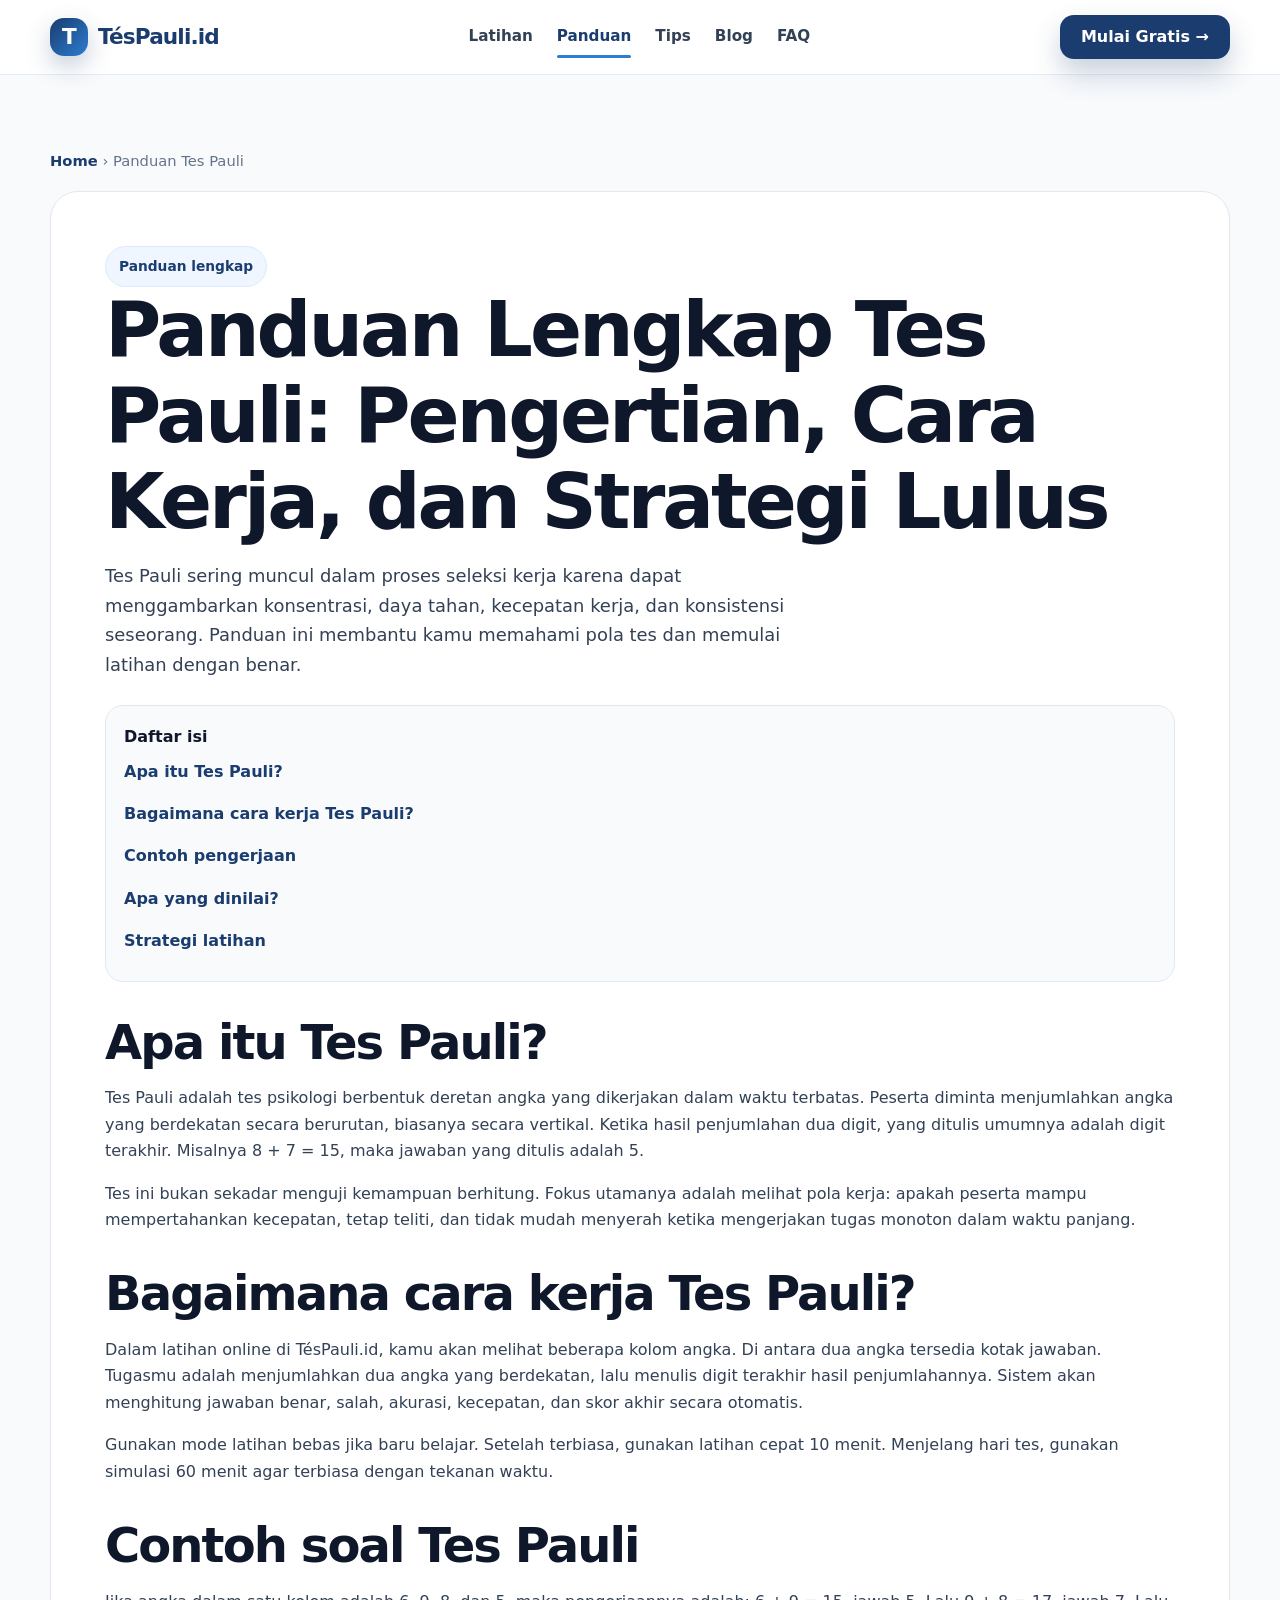
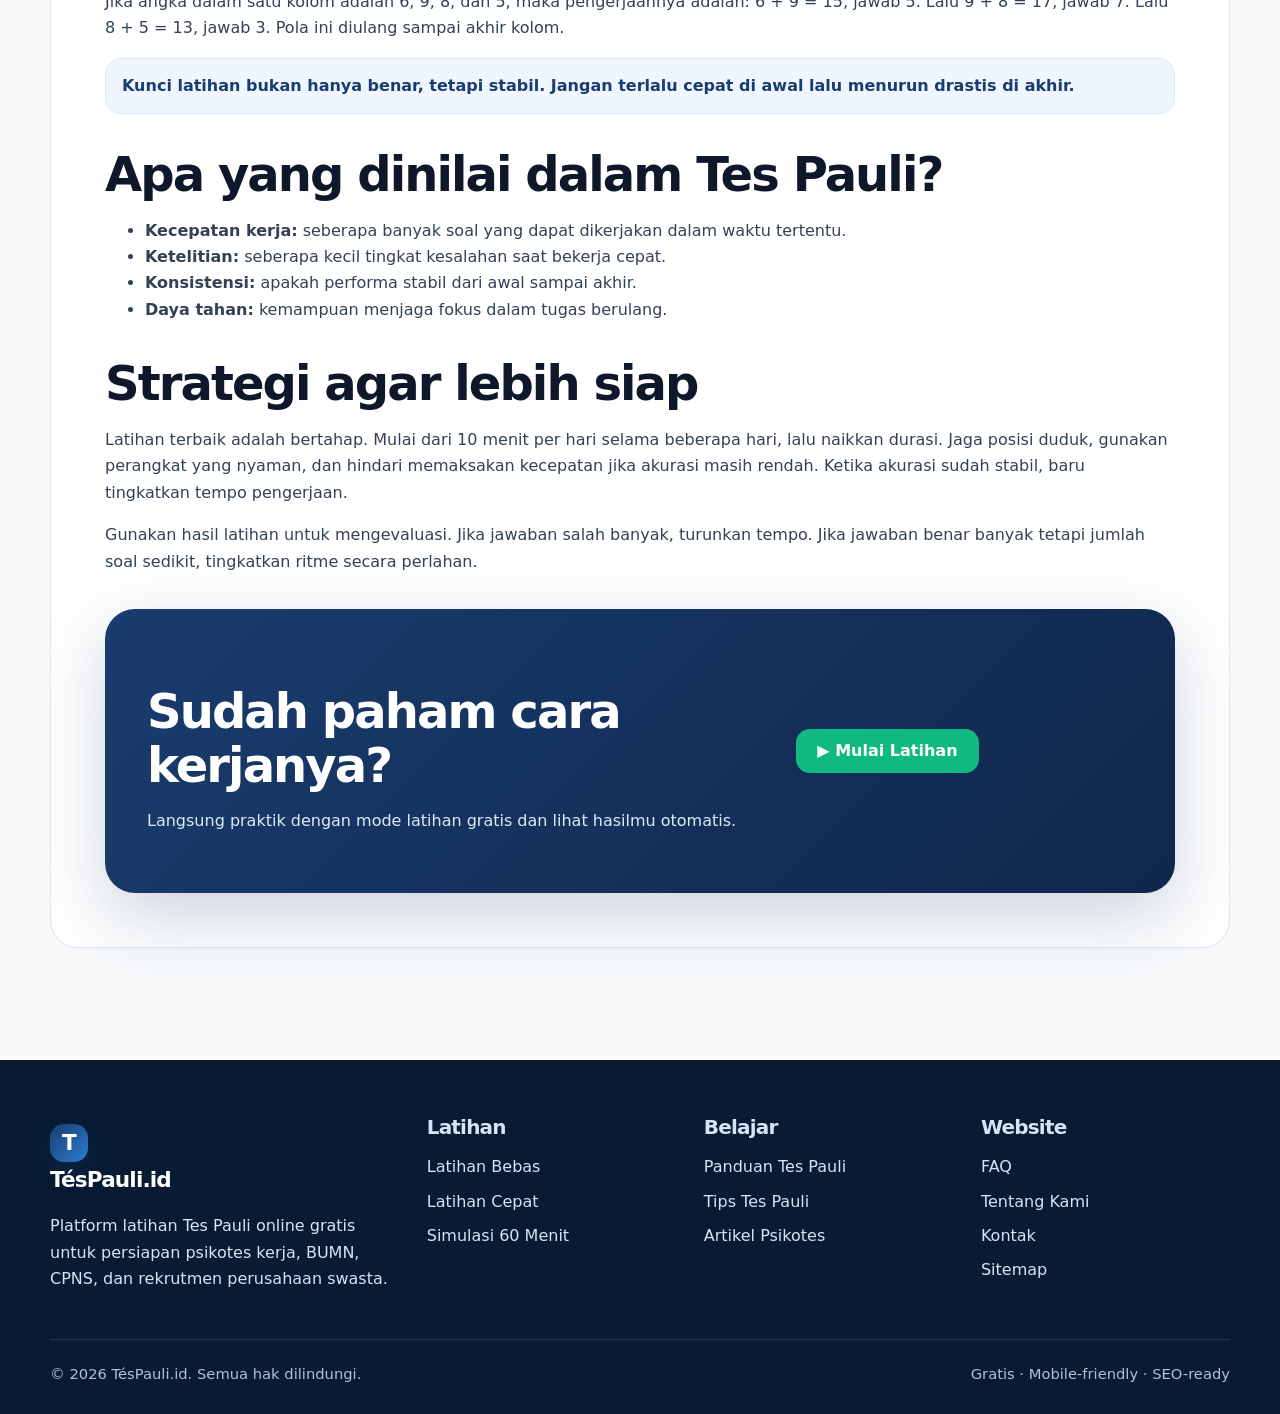
<file: panduan-tes-pauli/index.html>
<!doctype html>
<html lang="id">
<head>
  <meta charset="utf-8">
  <meta name="viewport" content="width=device-width, initial-scale=1">
  <title>Panduan Lengkap Tes Pauli: Cara Kerja &amp; Tips Lulus — TésPauli.id</title>
  <meta name="description" content="Pelajari pengertian tes Pauli, cara kerja, contoh soal, sistem penilaian, dan strategi latihan agar lebih siap menghadapi psikotes kerja.">
  <meta name="robots" content="index, follow, max-image-preview:large">
  <link rel="canonical" href="https://tespauli.id/panduan-tes-pauli/">
  <meta property="og:type" content="website">
  <meta property="og:locale" content="id_ID">
  <meta property="og:title" content="Panduan Lengkap Tes Pauli: Cara Kerja &amp; Tips Lulus — TésPauli.id">
  <meta property="og:description" content="Pelajari pengertian tes Pauli, cara kerja, contoh soal, sistem penilaian, dan strategi latihan agar lebih siap menghadapi psikotes kerja.">
  <meta property="og:url" content="https://tespauli.id/panduan-tes-pauli/">
  <meta property="og:image" content="https://tespauli.id/assets/img/og-image.svg">
  <meta name="twitter:card" content="summary_large_image">
  <meta name="theme-color" content="#1A3C6E">
  <link rel="icon" href="/assets/img/favicon.svg" type="image/svg+xml">
  <link rel="manifest" href="/site.webmanifest">
  <link rel="preload" href="/assets/css/styles.css" as="style">
  <link rel="stylesheet" href="/assets/css/styles.css">
  <script type="application/ld+json">
{
  "@context": "https://schema.org",
  "@type": "Article",
  "headline": "Panduan Lengkap Tes Pauli: Pengertian, Cara Kerja, dan Strategi Lulus",
  "datePublished": "2026-04-27",
  "dateModified": "2026-04-27",
  "author": {
    "@type": "Organization",
    "name": "TésPauli.id"
  }
}
</script>
</head>
<body>
  <a class="skip-link" href="#konten">Lewati ke konten utama</a>
  <header class="site-header">
    <div class="container nav">
      <a class="logo" href="/" aria-label="Beranda TésPauli">
        <span class="logo-mark">T</span><span>TésPauli.id</span>
      </a>
      <nav class="nav-links" data-nav-links aria-label="Navigasi utama">
        <a class="" href="/latihan/">Latihan</a>
        <a class="active" href="/panduan-tes-pauli/">Panduan</a>
        <a class="" href="/tips-tes-pauli/">Tips</a>
        <a class="" href="/blog/">Blog</a>
        <a class="" href="/faq/">FAQ</a>
      </nav>
      <div class="nav-actions">
        <a class="btn btn-primary" href="/latihan/">Mulai Gratis →</a>
        <button class="mobile-toggle" data-mobile-toggle aria-label="Buka menu" aria-expanded="false">☰</button>
      </div>
    </div>
  </header>
  <main id="konten">

<section class="section-tight">
  <div class="container">
    <nav class="breadcrumb" aria-label="Breadcrumb"><a href="/">Home</a> &rsaquo; Panduan Tes Pauli</nav>
    <article class="article">
      <span class="badge">Panduan lengkap</span>
      <h1>Panduan Lengkap Tes Pauli: Pengertian, Cara Kerja, dan Strategi Lulus</h1>
      <p class="lead">Tes Pauli sering muncul dalam proses seleksi kerja karena dapat menggambarkan konsentrasi, daya tahan, kecepatan kerja, dan konsistensi seseorang. Panduan ini membantu kamu memahami pola tes dan memulai latihan dengan benar.</p>
      <div class="toc">
        <strong>Daftar isi</strong>
        <a href="#apa-itu">Apa itu Tes Pauli?</a>
        <a href="#cara-kerja">Bagaimana cara kerja Tes Pauli?</a>
        <a href="#contoh">Contoh pengerjaan</a>
        <a href="#penilaian">Apa yang dinilai?</a>
        <a href="#strategi">Strategi latihan</a>
      </div>
      <h2 id="apa-itu">Apa itu Tes Pauli?</h2>
      <p>Tes Pauli adalah tes psikologi berbentuk deretan angka yang dikerjakan dalam waktu terbatas. Peserta diminta menjumlahkan angka yang berdekatan secara berurutan, biasanya secara vertikal. Ketika hasil penjumlahan dua digit, yang ditulis umumnya adalah digit terakhir. Misalnya 8 + 7 = 15, maka jawaban yang ditulis adalah 5.</p>
      <p>Tes ini bukan sekadar menguji kemampuan berhitung. Fokus utamanya adalah melihat pola kerja: apakah peserta mampu mempertahankan kecepatan, tetap teliti, dan tidak mudah menyerah ketika mengerjakan tugas monoton dalam waktu panjang.</p>

      <h2 id="cara-kerja">Bagaimana cara kerja Tes Pauli?</h2>
      <p>Dalam latihan online di TésPauli.id, kamu akan melihat beberapa kolom angka. Di antara dua angka tersedia kotak jawaban. Tugasmu adalah menjumlahkan dua angka yang berdekatan, lalu menulis digit terakhir hasil penjumlahannya. Sistem akan menghitung jawaban benar, salah, akurasi, kecepatan, dan skor akhir secara otomatis.</p>
      <p>Gunakan mode latihan bebas jika baru belajar. Setelah terbiasa, gunakan latihan cepat 10 menit. Menjelang hari tes, gunakan simulasi 60 menit agar terbiasa dengan tekanan waktu.</p>

      <h2 id="contoh">Contoh soal Tes Pauli</h2>
      <p>Jika angka dalam satu kolom adalah 6, 9, 8, dan 5, maka pengerjaannya adalah: 6 + 9 = 15, jawab 5. Lalu 9 + 8 = 17, jawab 7. Lalu 8 + 5 = 13, jawab 3. Pola ini diulang sampai akhir kolom.</p>
      <div class="notice">Kunci latihan bukan hanya benar, tetapi stabil. Jangan terlalu cepat di awal lalu menurun drastis di akhir.</div>

      <h2 id="penilaian">Apa yang dinilai dalam Tes Pauli?</h2>
      <ul>
        <li><strong>Kecepatan kerja:</strong> seberapa banyak soal yang dapat dikerjakan dalam waktu tertentu.</li>
        <li><strong>Ketelitian:</strong> seberapa kecil tingkat kesalahan saat bekerja cepat.</li>
        <li><strong>Konsistensi:</strong> apakah performa stabil dari awal sampai akhir.</li>
        <li><strong>Daya tahan:</strong> kemampuan menjaga fokus dalam tugas berulang.</li>
      </ul>

      <h2 id="strategi">Strategi agar lebih siap</h2>
      <p>Latihan terbaik adalah bertahap. Mulai dari 10 menit per hari selama beberapa hari, lalu naikkan durasi. Jaga posisi duduk, gunakan perangkat yang nyaman, dan hindari memaksakan kecepatan jika akurasi masih rendah. Ketika akurasi sudah stabil, baru tingkatkan tempo pengerjaan.</p>
      <p>Gunakan hasil latihan untuk mengevaluasi. Jika jawaban salah banyak, turunkan tempo. Jika jawaban benar banyak tetapi jumlah soal sedikit, tingkatkan ritme secara perlahan.</p>

      <div class="cta-panel" style="margin-top:34px">
        <div><h2>Sudah paham cara kerjanya?</h2><p>Langsung praktik dengan mode latihan gratis dan lihat hasilmu otomatis.</p></div>
        <div><a class="btn btn-success" href="/latihan/">▶ Mulai Latihan</a></div>
      </div>
    </article>
  </div>
</section>

  </main>
  <footer class="footer">
    <div class="container">
      <div class="footer-grid">
        <div>
          <a class="logo" href="/"><span class="logo-mark">T</span><span style="color:#fff">TésPauli.id</span></a>
          <p>Platform latihan Tes Pauli online gratis untuk persiapan psikotes kerja, BUMN, CPNS, dan rekrutmen perusahaan swasta.</p>
        </div>
        <div>
          <h3>Latihan</h3>
          <a href="/latihan/?mode=bebas">Latihan Bebas</a>
          <a href="/latihan/?mode=cepat">Latihan Cepat</a>
          <a href="/latihan/?mode=simulasi">Simulasi 60 Menit</a>
        </div>
        <div>
          <h3>Belajar</h3>
          <a href="/panduan-tes-pauli/">Panduan Tes Pauli</a>
          <a href="/tips-tes-pauli/">Tips Tes Pauli</a>
          <a href="/blog/">Artikel Psikotes</a>
        </div>
        <div>
          <h3>Website</h3>
          <a href="/faq/">FAQ</a>
          <a href="/tentang-kami/">Tentang Kami</a>
          <a href="/kontak/">Kontak</a>
          <a href="/sitemap.xml">Sitemap</a>
        </div>
      </div>
      <div class="footer-bottom">
        <span>© <span data-current-year></span> TésPauli.id. Semua hak dilindungi.</span>
        <span>Gratis · Mobile-friendly · SEO-ready</span>
      </div>
    </div>
  </footer>
  <script src="/assets/js/main.js" defer></script>
  
</body>
</html>
</file>
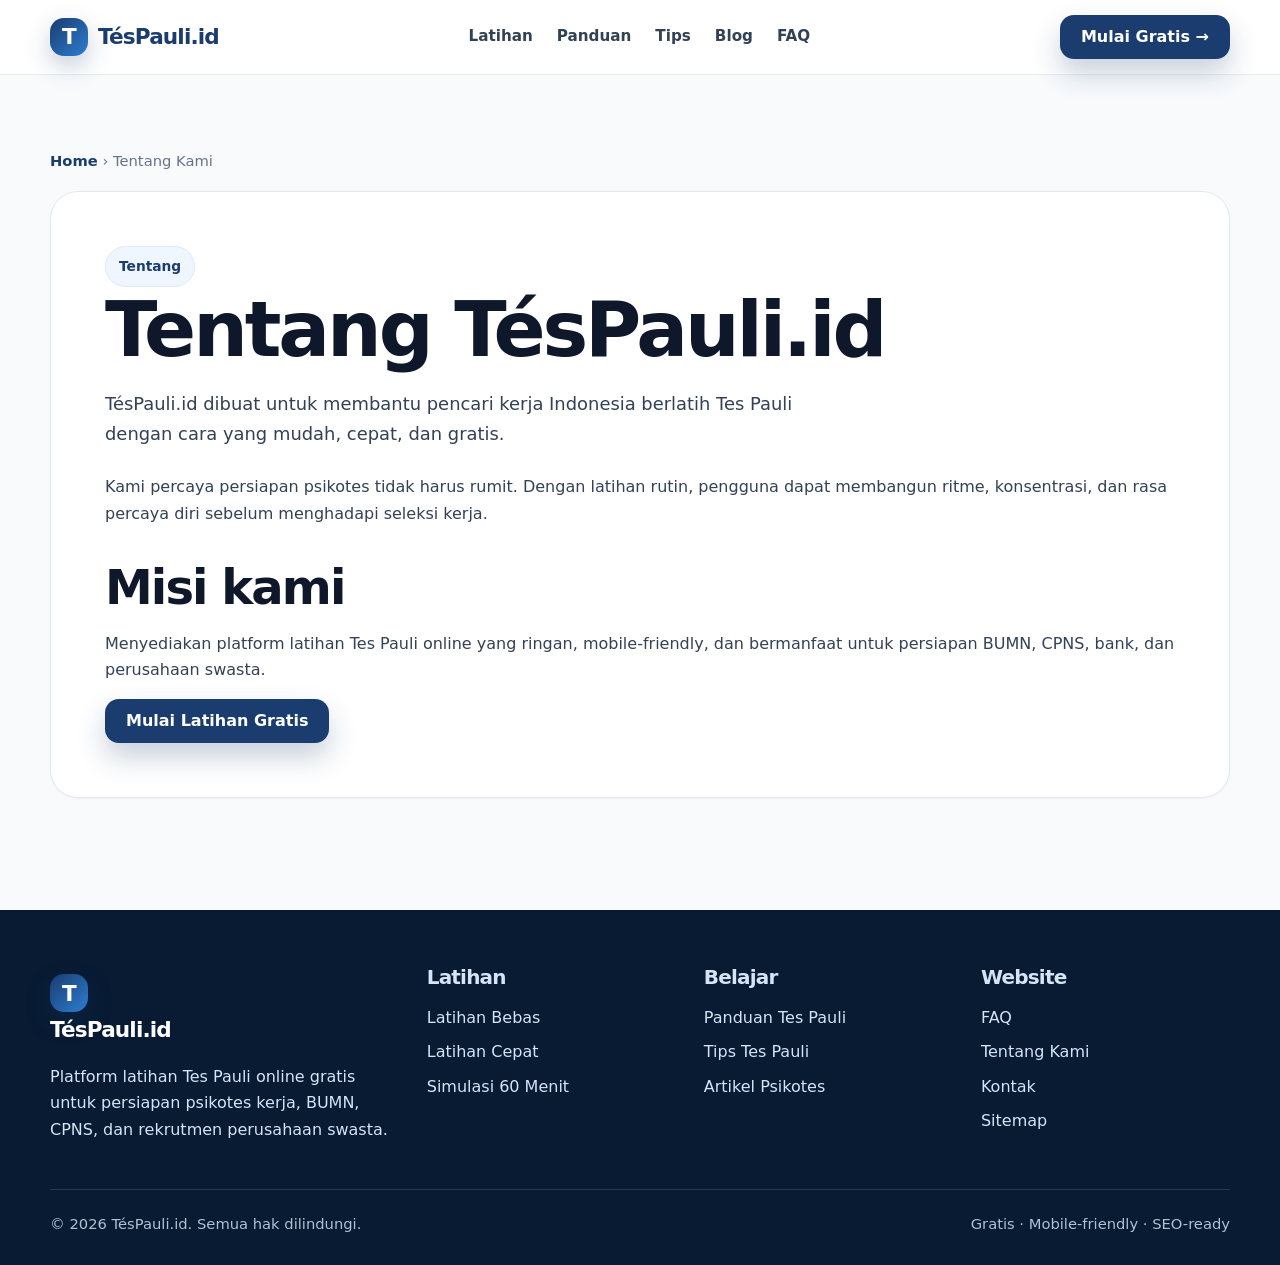
<file: tentang-kami/index.html>
<!doctype html>
<html lang="id">
<head>
  <meta charset="utf-8">
  <meta name="viewport" content="width=device-width, initial-scale=1">
  <title>Tentang TésPauli.id — Platform Latihan Tes Pauli Online</title>
  <meta name="description" content="Tentang TésPauli.id, platform latihan tes Pauli online gratis untuk persiapan psikotes kerja di Indonesia.">
  <meta name="robots" content="index, follow, max-image-preview:large">
  <link rel="canonical" href="https://tespauli.id/tentang-kami/">
  <meta property="og:type" content="website">
  <meta property="og:locale" content="id_ID">
  <meta property="og:title" content="Tentang TésPauli.id — Platform Latihan Tes Pauli Online">
  <meta property="og:description" content="Tentang TésPauli.id, platform latihan tes Pauli online gratis untuk persiapan psikotes kerja di Indonesia.">
  <meta property="og:url" content="https://tespauli.id/tentang-kami/">
  <meta property="og:image" content="https://tespauli.id/assets/img/og-image.svg">
  <meta name="twitter:card" content="summary_large_image">
  <meta name="theme-color" content="#1A3C6E">
  <link rel="icon" href="/assets/img/favicon.svg" type="image/svg+xml">
  <link rel="manifest" href="/site.webmanifest">
  <link rel="preload" href="/assets/css/styles.css" as="style">
  <link rel="stylesheet" href="/assets/css/styles.css">
  
</head>
<body>
  <a class="skip-link" href="#konten">Lewati ke konten utama</a>
  <header class="site-header">
    <div class="container nav">
      <a class="logo" href="/" aria-label="Beranda TésPauli">
        <span class="logo-mark">T</span><span>TésPauli.id</span>
      </a>
      <nav class="nav-links" data-nav-links aria-label="Navigasi utama">
        <a class="" href="/latihan/">Latihan</a>
        <a class="" href="/panduan-tes-pauli/">Panduan</a>
        <a class="" href="/tips-tes-pauli/">Tips</a>
        <a class="" href="/blog/">Blog</a>
        <a class="" href="/faq/">FAQ</a>
      </nav>
      <div class="nav-actions">
        <a class="btn btn-primary" href="/latihan/">Mulai Gratis →</a>
        <button class="mobile-toggle" data-mobile-toggle aria-label="Buka menu" aria-expanded="false">☰</button>
      </div>
    </div>
  </header>
  <main id="konten">

<section class="section-tight"><div class="container">
  <nav class="breadcrumb" aria-label="Breadcrumb"><a href="/">Home</a> &rsaquo; Tentang Kami</nav>
  <article class="content-page">
    <span class="badge">Tentang</span>
    <h1>Tentang TésPauli.id</h1>
    <p class="lead">TésPauli.id dibuat untuk membantu pencari kerja Indonesia berlatih Tes Pauli dengan cara yang mudah, cepat, dan gratis.</p>
    <p>Kami percaya persiapan psikotes tidak harus rumit. Dengan latihan rutin, pengguna dapat membangun ritme, konsentrasi, dan rasa percaya diri sebelum menghadapi seleksi kerja.</p>
    <h2>Misi kami</h2>
    <p>Menyediakan platform latihan Tes Pauli online yang ringan, mobile-friendly, dan bermanfaat untuk persiapan BUMN, CPNS, bank, dan perusahaan swasta.</p>
    <a class="btn btn-primary" href="/latihan/">Mulai Latihan Gratis</a>
  </article>
</div></section>

  </main>
  <footer class="footer">
    <div class="container">
      <div class="footer-grid">
        <div>
          <a class="logo" href="/"><span class="logo-mark">T</span><span style="color:#fff">TésPauli.id</span></a>
          <p>Platform latihan Tes Pauli online gratis untuk persiapan psikotes kerja, BUMN, CPNS, dan rekrutmen perusahaan swasta.</p>
        </div>
        <div>
          <h3>Latihan</h3>
          <a href="/latihan/?mode=bebas">Latihan Bebas</a>
          <a href="/latihan/?mode=cepat">Latihan Cepat</a>
          <a href="/latihan/?mode=simulasi">Simulasi 60 Menit</a>
        </div>
        <div>
          <h3>Belajar</h3>
          <a href="/panduan-tes-pauli/">Panduan Tes Pauli</a>
          <a href="/tips-tes-pauli/">Tips Tes Pauli</a>
          <a href="/blog/">Artikel Psikotes</a>
        </div>
        <div>
          <h3>Website</h3>
          <a href="/faq/">FAQ</a>
          <a href="/tentang-kami/">Tentang Kami</a>
          <a href="/kontak/">Kontak</a>
          <a href="/sitemap.xml">Sitemap</a>
        </div>
      </div>
      <div class="footer-bottom">
        <span>© <span data-current-year></span> TésPauli.id. Semua hak dilindungi.</span>
        <span>Gratis · Mobile-friendly · SEO-ready</span>
      </div>
    </div>
  </footer>
  <script src="/assets/js/main.js" defer></script>
  
</body>
</html>
</file>
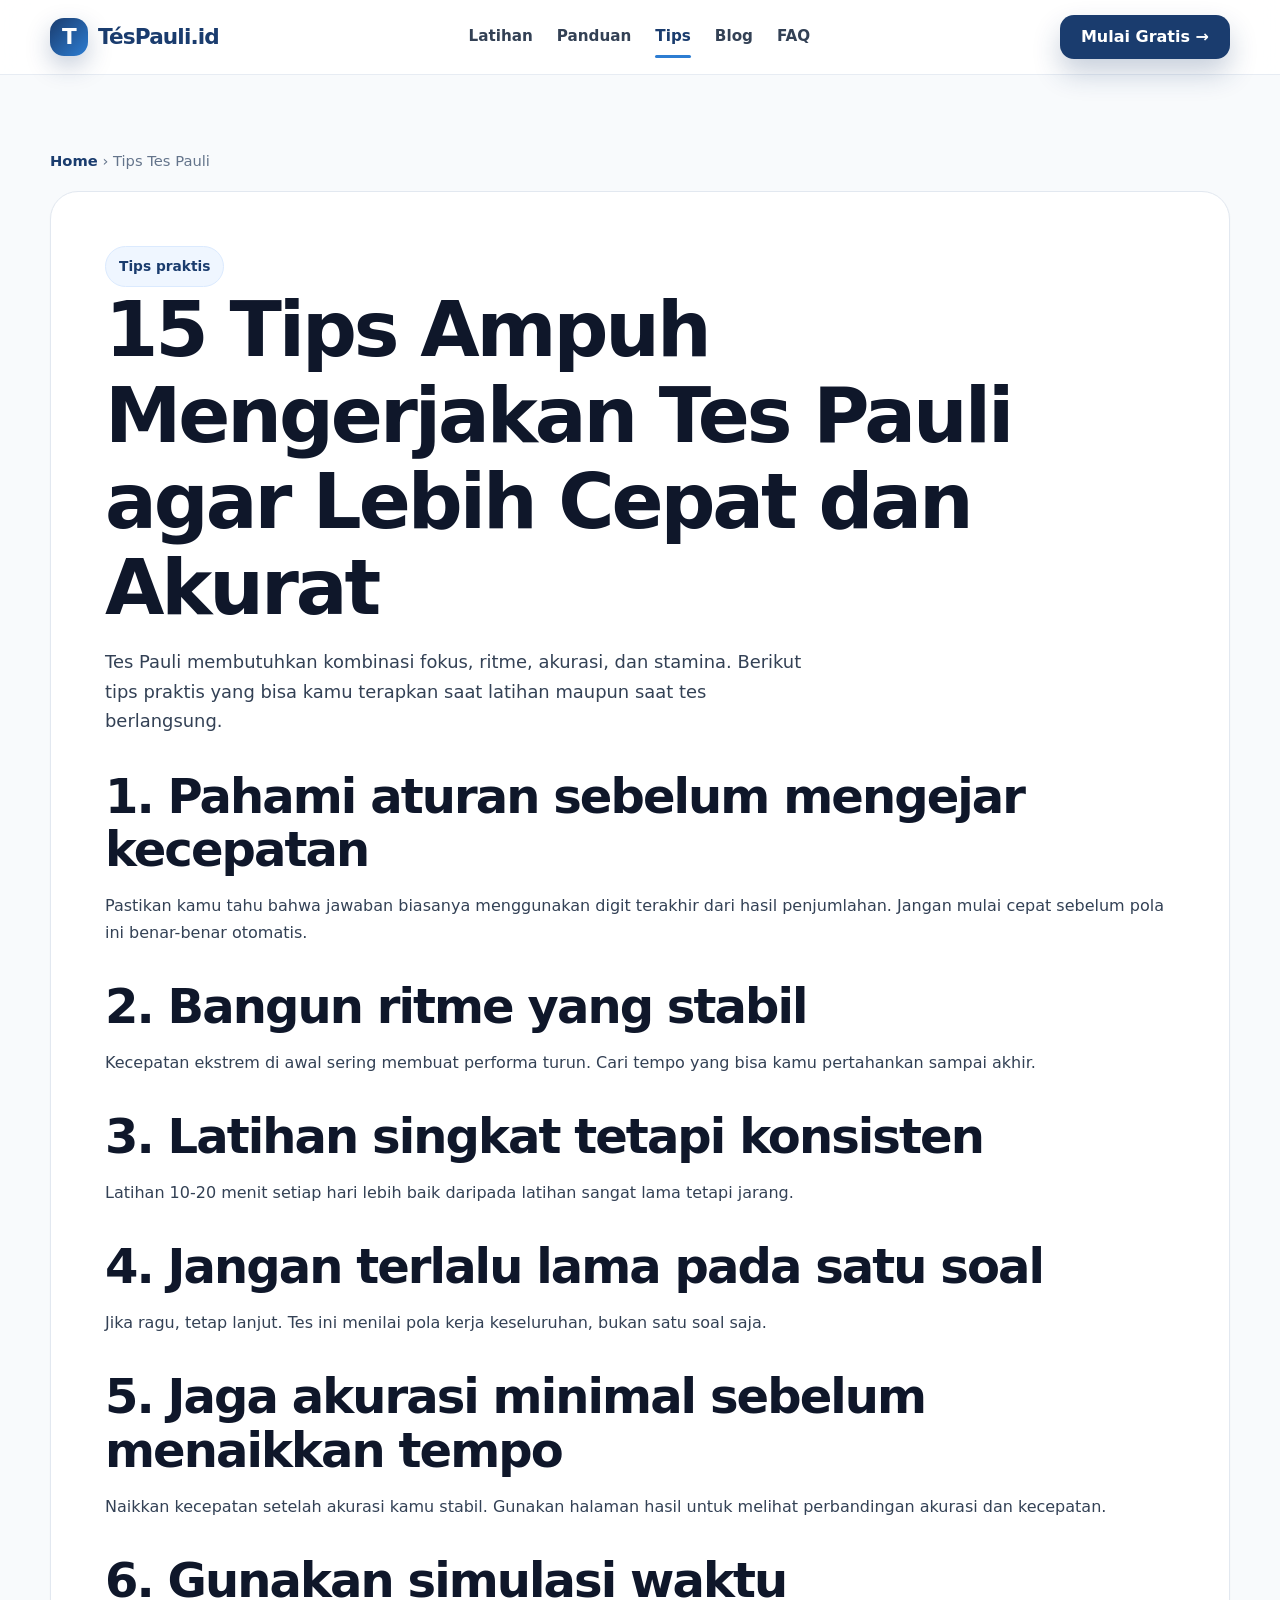
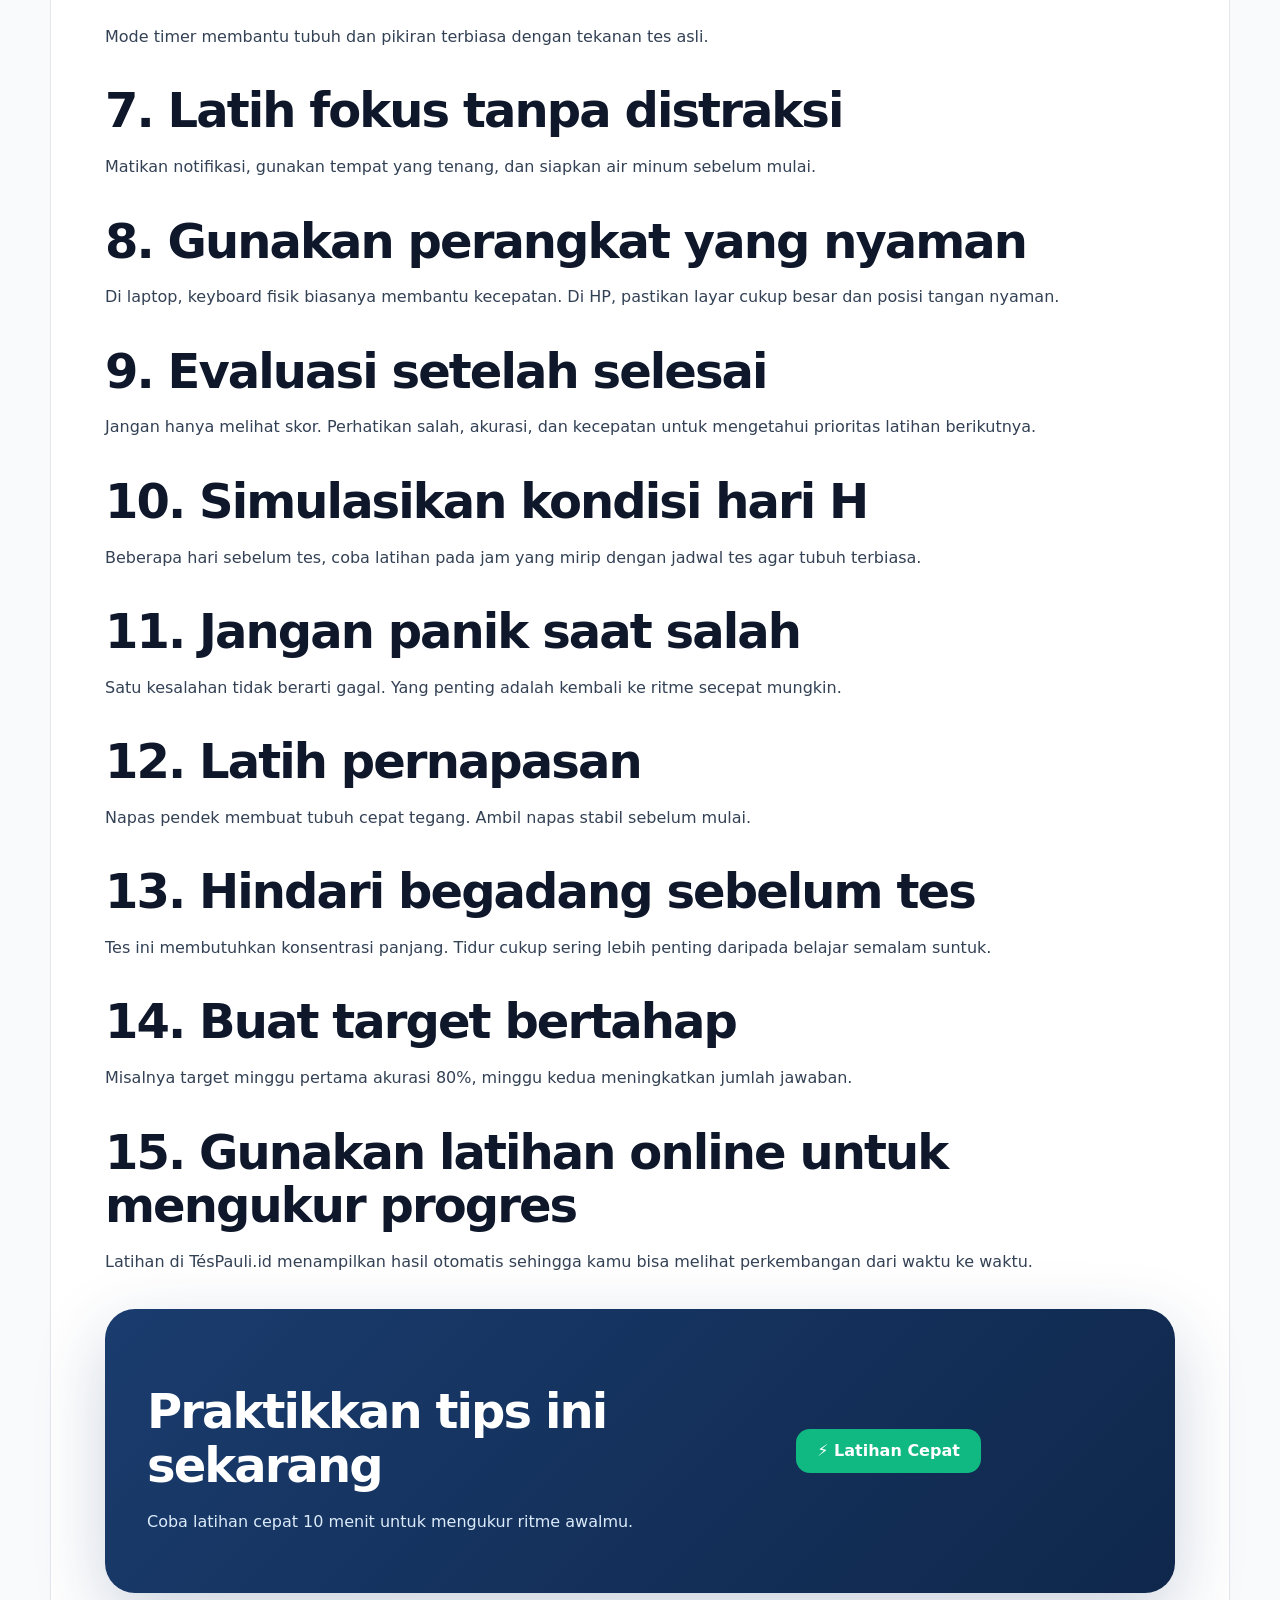
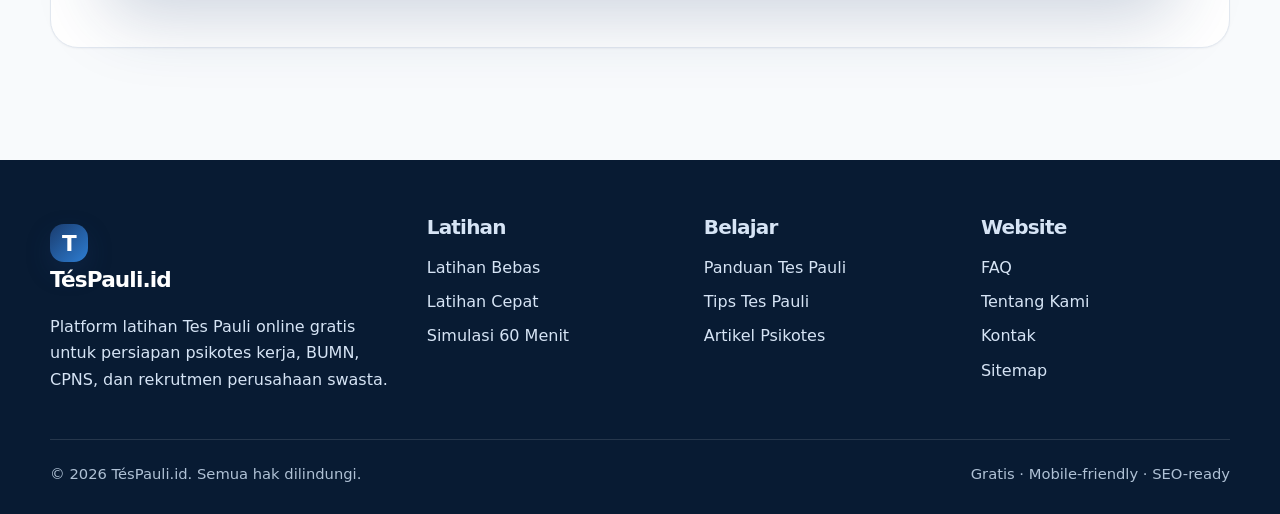
<file: tips-tes-pauli/index.html>
<!doctype html>
<html lang="id">
<head>
  <meta charset="utf-8">
  <meta name="viewport" content="width=device-width, initial-scale=1">
  <title>15 Tips Ampuh Tes Pauli agar Lolos Psikotes Kerja — TésPauli.id</title>
  <meta name="description" content="Kumpulan tips mengerjakan tes Pauli agar lebih cepat, akurat, dan stabil. Cocok untuk persiapan psikotes kerja, BUMN, CPNS, dan perusahaan swasta.">
  <meta name="robots" content="index, follow, max-image-preview:large">
  <link rel="canonical" href="https://tespauli.id/tips-tes-pauli/">
  <meta property="og:type" content="website">
  <meta property="og:locale" content="id_ID">
  <meta property="og:title" content="15 Tips Ampuh Tes Pauli agar Lolos Psikotes Kerja — TésPauli.id">
  <meta property="og:description" content="Kumpulan tips mengerjakan tes Pauli agar lebih cepat, akurat, dan stabil. Cocok untuk persiapan psikotes kerja, BUMN, CPNS, dan perusahaan swasta.">
  <meta property="og:url" content="https://tespauli.id/tips-tes-pauli/">
  <meta property="og:image" content="https://tespauli.id/assets/img/og-image.svg">
  <meta name="twitter:card" content="summary_large_image">
  <meta name="theme-color" content="#1A3C6E">
  <link rel="icon" href="/assets/img/favicon.svg" type="image/svg+xml">
  <link rel="manifest" href="/site.webmanifest">
  <link rel="preload" href="/assets/css/styles.css" as="style">
  <link rel="stylesheet" href="/assets/css/styles.css">
  <script type="application/ld+json">
{
  "@context": "https://schema.org",
  "@type": "Article",
  "headline": "15 Tips Ampuh Mengerjakan Tes Pauli agar Lebih Cepat dan Akurat",
  "datePublished": "2026-04-27",
  "dateModified": "2026-04-27",
  "author": {
    "@type": "Organization",
    "name": "TésPauli.id"
  }
}
</script>
</head>
<body>
  <a class="skip-link" href="#konten">Lewati ke konten utama</a>
  <header class="site-header">
    <div class="container nav">
      <a class="logo" href="/" aria-label="Beranda TésPauli">
        <span class="logo-mark">T</span><span>TésPauli.id</span>
      </a>
      <nav class="nav-links" data-nav-links aria-label="Navigasi utama">
        <a class="" href="/latihan/">Latihan</a>
        <a class="" href="/panduan-tes-pauli/">Panduan</a>
        <a class="active" href="/tips-tes-pauli/">Tips</a>
        <a class="" href="/blog/">Blog</a>
        <a class="" href="/faq/">FAQ</a>
      </nav>
      <div class="nav-actions">
        <a class="btn btn-primary" href="/latihan/">Mulai Gratis →</a>
        <button class="mobile-toggle" data-mobile-toggle aria-label="Buka menu" aria-expanded="false">☰</button>
      </div>
    </div>
  </header>
  <main id="konten">

<section class="section-tight">
  <div class="container">
    <nav class="breadcrumb" aria-label="Breadcrumb"><a href="/">Home</a> &rsaquo; Tips Tes Pauli</nav>
    <article class="article">
      <span class="badge">Tips praktis</span>
      <h1>15 Tips Ampuh Mengerjakan Tes Pauli agar Lebih Cepat dan Akurat</h1>
      <p class="lead">Tes Pauli membutuhkan kombinasi fokus, ritme, akurasi, dan stamina. Berikut tips praktis yang bisa kamu terapkan saat latihan maupun saat tes berlangsung.</p>
      <h2>1. Pahami aturan sebelum mengejar kecepatan</h2><p>Pastikan kamu tahu bahwa jawaban biasanya menggunakan digit terakhir dari hasil penjumlahan. Jangan mulai cepat sebelum pola ini benar-benar otomatis.</p>
      <h2>2. Bangun ritme yang stabil</h2><p>Kecepatan ekstrem di awal sering membuat performa turun. Cari tempo yang bisa kamu pertahankan sampai akhir.</p>
      <h2>3. Latihan singkat tetapi konsisten</h2><p>Latihan 10-20 menit setiap hari lebih baik daripada latihan sangat lama tetapi jarang.</p>
      <h2>4. Jangan terlalu lama pada satu soal</h2><p>Jika ragu, tetap lanjut. Tes ini menilai pola kerja keseluruhan, bukan satu soal saja.</p>
      <h2>5. Jaga akurasi minimal sebelum menaikkan tempo</h2><p>Naikkan kecepatan setelah akurasi kamu stabil. Gunakan halaman hasil untuk melihat perbandingan akurasi dan kecepatan.</p>
      <h2>6. Gunakan simulasi waktu</h2><p>Mode timer membantu tubuh dan pikiran terbiasa dengan tekanan tes asli.</p>
      <h2>7. Latih fokus tanpa distraksi</h2><p>Matikan notifikasi, gunakan tempat yang tenang, dan siapkan air minum sebelum mulai.</p>
      <h2>8. Gunakan perangkat yang nyaman</h2><p>Di laptop, keyboard fisik biasanya membantu kecepatan. Di HP, pastikan layar cukup besar dan posisi tangan nyaman.</p>
      <h2>9. Evaluasi setelah selesai</h2><p>Jangan hanya melihat skor. Perhatikan salah, akurasi, dan kecepatan untuk mengetahui prioritas latihan berikutnya.</p>
      <h2>10. Simulasikan kondisi hari H</h2><p>Beberapa hari sebelum tes, coba latihan pada jam yang mirip dengan jadwal tes agar tubuh terbiasa.</p>
      <h2>11. Jangan panik saat salah</h2><p>Satu kesalahan tidak berarti gagal. Yang penting adalah kembali ke ritme secepat mungkin.</p>
      <h2>12. Latih pernapasan</h2><p>Napas pendek membuat tubuh cepat tegang. Ambil napas stabil sebelum mulai.</p>
      <h2>13. Hindari begadang sebelum tes</h2><p>Tes ini membutuhkan konsentrasi panjang. Tidur cukup sering lebih penting daripada belajar semalam suntuk.</p>
      <h2>14. Buat target bertahap</h2><p>Misalnya target minggu pertama akurasi 80%, minggu kedua meningkatkan jumlah jawaban.</p>
      <h2>15. Gunakan latihan online untuk mengukur progres</h2><p>Latihan di TésPauli.id menampilkan hasil otomatis sehingga kamu bisa melihat perkembangan dari waktu ke waktu.</p>
      <div class="cta-panel" style="margin-top:34px"><div><h2>Praktikkan tips ini sekarang</h2><p>Coba latihan cepat 10 menit untuk mengukur ritme awalmu.</p></div><div><a class="btn btn-success" href="/latihan/?mode=cepat">⚡ Latihan Cepat</a></div></div>
    </article>
  </div>
</section>

  </main>
  <footer class="footer">
    <div class="container">
      <div class="footer-grid">
        <div>
          <a class="logo" href="/"><span class="logo-mark">T</span><span style="color:#fff">TésPauli.id</span></a>
          <p>Platform latihan Tes Pauli online gratis untuk persiapan psikotes kerja, BUMN, CPNS, dan rekrutmen perusahaan swasta.</p>
        </div>
        <div>
          <h3>Latihan</h3>
          <a href="/latihan/?mode=bebas">Latihan Bebas</a>
          <a href="/latihan/?mode=cepat">Latihan Cepat</a>
          <a href="/latihan/?mode=simulasi">Simulasi 60 Menit</a>
        </div>
        <div>
          <h3>Belajar</h3>
          <a href="/panduan-tes-pauli/">Panduan Tes Pauli</a>
          <a href="/tips-tes-pauli/">Tips Tes Pauli</a>
          <a href="/blog/">Artikel Psikotes</a>
        </div>
        <div>
          <h3>Website</h3>
          <a href="/faq/">FAQ</a>
          <a href="/tentang-kami/">Tentang Kami</a>
          <a href="/kontak/">Kontak</a>
          <a href="/sitemap.xml">Sitemap</a>
        </div>
      </div>
      <div class="footer-bottom">
        <span>© <span data-current-year></span> TésPauli.id. Semua hak dilindungi.</span>
        <span>Gratis · Mobile-friendly · SEO-ready</span>
      </div>
    </div>
  </footer>
  <script src="/assets/js/main.js" defer></script>
  
</body>
</html>
</file>
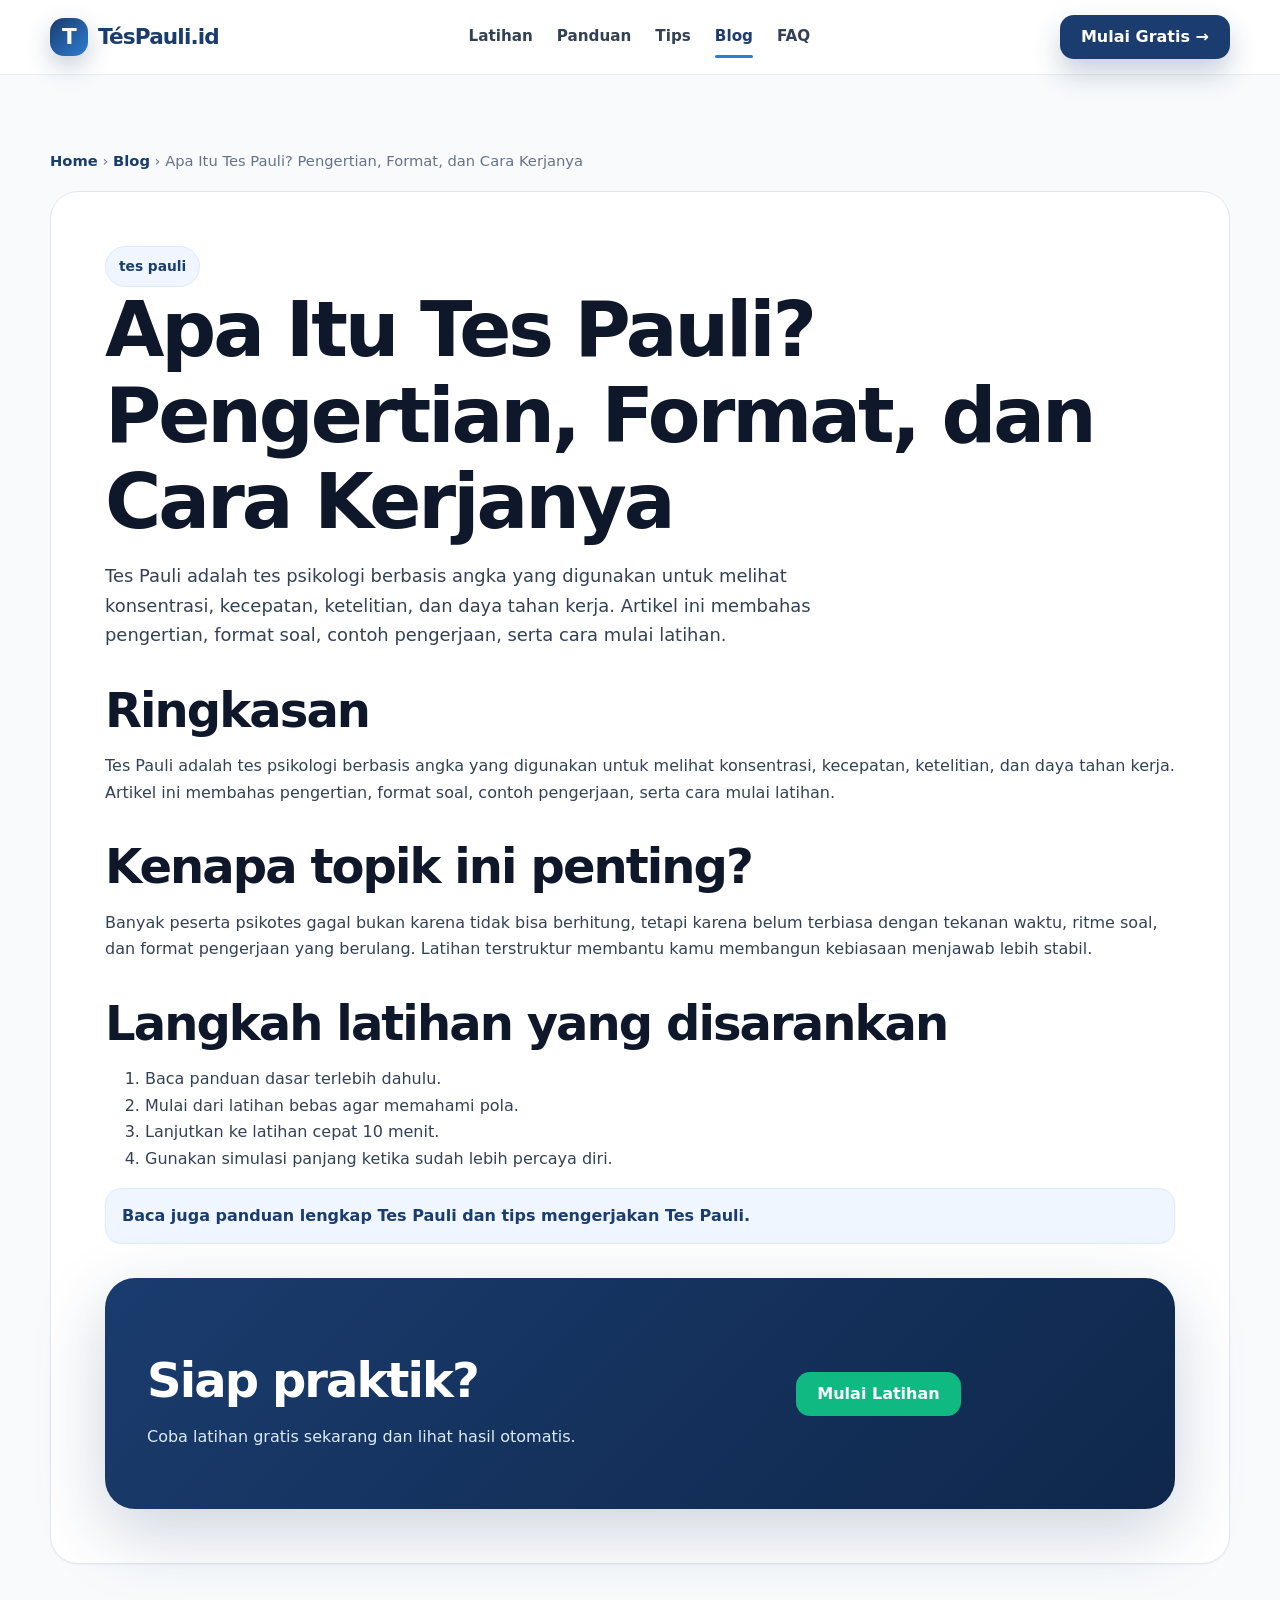
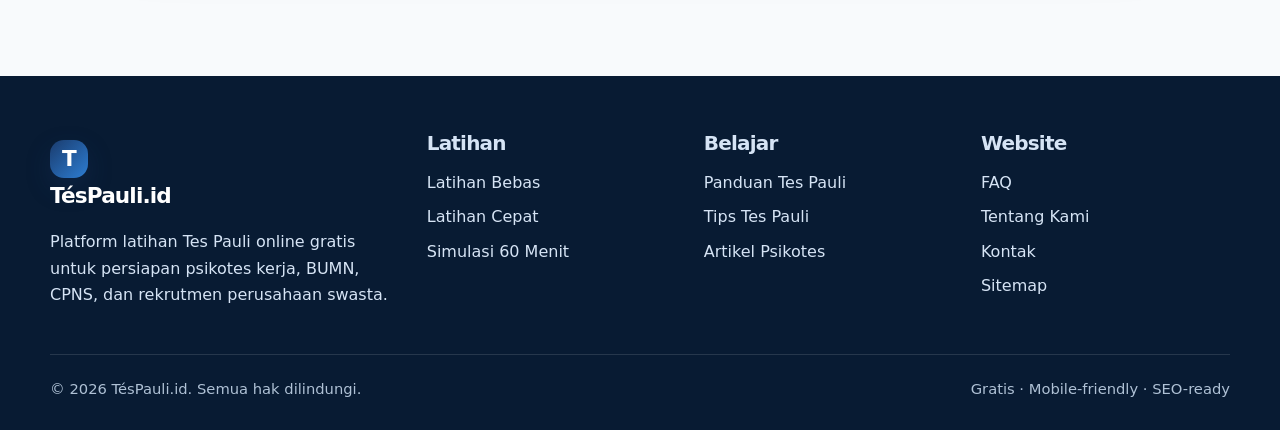
<file: blog/apa-itu-tes-pauli/index.html>
<!doctype html>
<html lang="id">
<head>
  <meta charset="utf-8">
  <meta name="viewport" content="width=device-width, initial-scale=1">
  <title>Apa Itu Tes Pauli? Pengertian, Format, dan Cara Kerjanya — TésPauli.id</title>
  <meta name="description" content="Tes Pauli adalah tes psikologi berbasis angka yang digunakan untuk melihat konsentrasi, kecepatan, ketelitian, dan daya tahan kerja. Artikel ini membahas p">
  <meta name="robots" content="index, follow, max-image-preview:large">
  <link rel="canonical" href="https://tespauli.id/blog/apa-itu-tes-pauli/">
  <meta property="og:type" content="website">
  <meta property="og:locale" content="id_ID">
  <meta property="og:title" content="Apa Itu Tes Pauli? Pengertian, Format, dan Cara Kerjanya — TésPauli.id">
  <meta property="og:description" content="Tes Pauli adalah tes psikologi berbasis angka yang digunakan untuk melihat konsentrasi, kecepatan, ketelitian, dan daya tahan kerja. Artikel ini membahas p">
  <meta property="og:url" content="https://tespauli.id/blog/apa-itu-tes-pauli/">
  <meta property="og:image" content="https://tespauli.id/assets/img/og-image.svg">
  <meta name="twitter:card" content="summary_large_image">
  <meta name="theme-color" content="#1A3C6E">
  <link rel="icon" href="/assets/img/favicon.svg" type="image/svg+xml">
  <link rel="manifest" href="/site.webmanifest">
  <link rel="preload" href="/assets/css/styles.css" as="style">
  <link rel="stylesheet" href="/assets/css/styles.css">
  <script type="application/ld+json">
{
  "@context": "https://schema.org",
  "@type": "Article",
  "headline": "Apa Itu Tes Pauli? Pengertian, Format, dan Cara Kerjanya",
  "datePublished": "2026-04-27",
  "dateModified": "2026-04-27",
  "author": {
    "@type": "Organization",
    "name": "TésPauli.id"
  },
  "keywords": "tes pauli"
}
</script>
</head>
<body>
  <a class="skip-link" href="#konten">Lewati ke konten utama</a>
  <header class="site-header">
    <div class="container nav">
      <a class="logo" href="/" aria-label="Beranda TésPauli">
        <span class="logo-mark">T</span><span>TésPauli.id</span>
      </a>
      <nav class="nav-links" data-nav-links aria-label="Navigasi utama">
        <a class="" href="/latihan/">Latihan</a>
        <a class="" href="/panduan-tes-pauli/">Panduan</a>
        <a class="" href="/tips-tes-pauli/">Tips</a>
        <a class="active" href="/blog/">Blog</a>
        <a class="" href="/faq/">FAQ</a>
      </nav>
      <div class="nav-actions">
        <a class="btn btn-primary" href="/latihan/">Mulai Gratis →</a>
        <button class="mobile-toggle" data-mobile-toggle aria-label="Buka menu" aria-expanded="false">☰</button>
      </div>
    </div>
  </header>
  <main id="konten">

<section class="section-tight">
  <div class="container">
    <nav class="breadcrumb" aria-label="Breadcrumb"><a href="/">Home</a> &rsaquo; <a href="/blog/">Blog</a> &rsaquo; Apa Itu Tes Pauli? Pengertian, Format, dan Cara Kerjanya</nav>
    <article class="article">
      <span class="badge">tes pauli</span>
      <h1>Apa Itu Tes Pauli? Pengertian, Format, dan Cara Kerjanya</h1>
      <p class="lead">Tes Pauli adalah tes psikologi berbasis angka yang digunakan untuk melihat konsentrasi, kecepatan, ketelitian, dan daya tahan kerja. Artikel ini membahas pengertian, format soal, contoh pengerjaan, serta cara mulai latihan.</p>
      <h2>Ringkasan</h2>
      <p>Tes Pauli adalah tes psikologi berbasis angka yang digunakan untuk melihat konsentrasi, kecepatan, ketelitian, dan daya tahan kerja. Artikel ini membahas pengertian, format soal, contoh pengerjaan, serta cara mulai latihan.</p>
      <h2>Kenapa topik ini penting?</h2>
      <p>Banyak peserta psikotes gagal bukan karena tidak bisa berhitung, tetapi karena belum terbiasa dengan tekanan waktu, ritme soal, dan format pengerjaan yang berulang. Latihan terstruktur membantu kamu membangun kebiasaan menjawab lebih stabil.</p>
      <h2>Langkah latihan yang disarankan</h2>
      <ol>
        <li>Baca panduan dasar terlebih dahulu.</li>
        <li>Mulai dari latihan bebas agar memahami pola.</li>
        <li>Lanjutkan ke latihan cepat 10 menit.</li>
        <li>Gunakan simulasi panjang ketika sudah lebih percaya diri.</li>
      </ol>
      <div class="notice">Baca juga <a href="/panduan-tes-pauli/">panduan lengkap Tes Pauli</a> dan <a href="/tips-tes-pauli/">tips mengerjakan Tes Pauli</a>.</div>
      <div class="cta-panel" style="margin-top:34px"><div><h2>Siap praktik?</h2><p>Coba latihan gratis sekarang dan lihat hasil otomatis.</p></div><div><a class="btn btn-success" href="/latihan/">Mulai Latihan</a></div></div>
    </article>
  </div>
</section>

  </main>
  <footer class="footer">
    <div class="container">
      <div class="footer-grid">
        <div>
          <a class="logo" href="/"><span class="logo-mark">T</span><span style="color:#fff">TésPauli.id</span></a>
          <p>Platform latihan Tes Pauli online gratis untuk persiapan psikotes kerja, BUMN, CPNS, dan rekrutmen perusahaan swasta.</p>
        </div>
        <div>
          <h3>Latihan</h3>
          <a href="/latihan/?mode=bebas">Latihan Bebas</a>
          <a href="/latihan/?mode=cepat">Latihan Cepat</a>
          <a href="/latihan/?mode=simulasi">Simulasi 60 Menit</a>
        </div>
        <div>
          <h3>Belajar</h3>
          <a href="/panduan-tes-pauli/">Panduan Tes Pauli</a>
          <a href="/tips-tes-pauli/">Tips Tes Pauli</a>
          <a href="/blog/">Artikel Psikotes</a>
        </div>
        <div>
          <h3>Website</h3>
          <a href="/faq/">FAQ</a>
          <a href="/tentang-kami/">Tentang Kami</a>
          <a href="/kontak/">Kontak</a>
          <a href="/sitemap.xml">Sitemap</a>
        </div>
      </div>
      <div class="footer-bottom">
        <span>© <span data-current-year></span> TésPauli.id. Semua hak dilindungi.</span>
        <span>Gratis · Mobile-friendly · SEO-ready</span>
      </div>
    </div>
  </footer>
  <script src="/assets/js/main.js" defer></script>
  
</body>
</html>
</file>
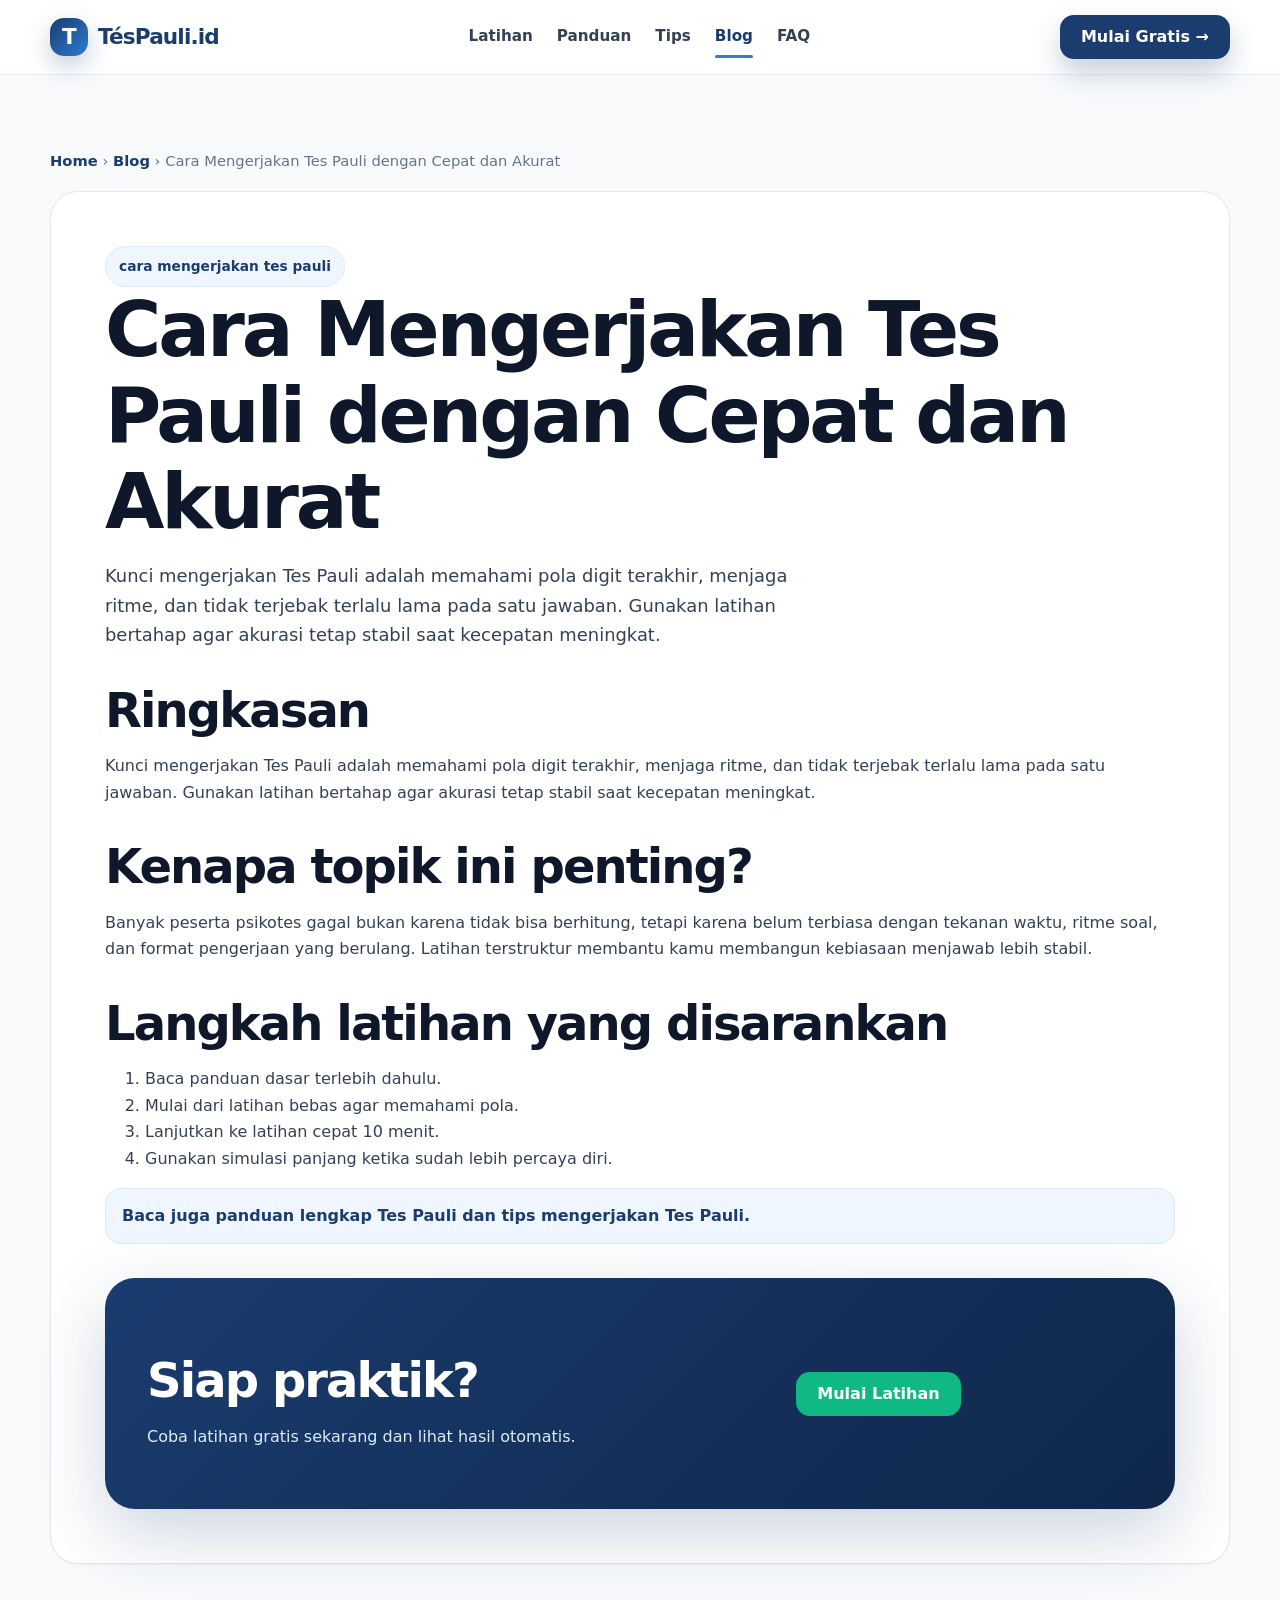
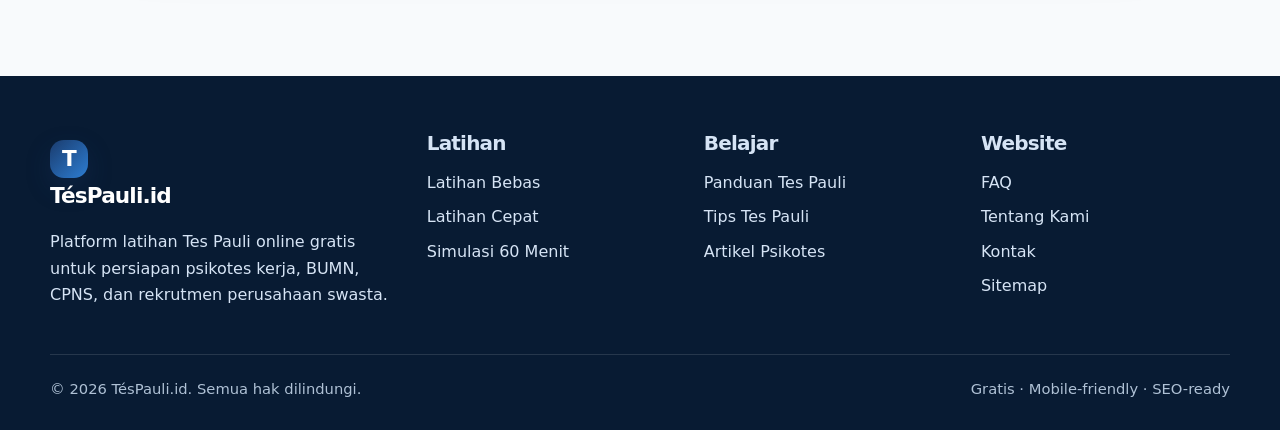
<file: blog/cara-mengerjakan-tes-pauli/index.html>
<!doctype html>
<html lang="id">
<head>
  <meta charset="utf-8">
  <meta name="viewport" content="width=device-width, initial-scale=1">
  <title>Cara Mengerjakan Tes Pauli dengan Cepat dan Akurat — TésPauli.id</title>
  <meta name="description" content="Kunci mengerjakan Tes Pauli adalah memahami pola digit terakhir, menjaga ritme, dan tidak terjebak terlalu lama pada satu jawaban. Gunakan latihan bertahap">
  <meta name="robots" content="index, follow, max-image-preview:large">
  <link rel="canonical" href="https://tespauli.id/blog/cara-mengerjakan-tes-pauli/">
  <meta property="og:type" content="website">
  <meta property="og:locale" content="id_ID">
  <meta property="og:title" content="Cara Mengerjakan Tes Pauli dengan Cepat dan Akurat — TésPauli.id">
  <meta property="og:description" content="Kunci mengerjakan Tes Pauli adalah memahami pola digit terakhir, menjaga ritme, dan tidak terjebak terlalu lama pada satu jawaban. Gunakan latihan bertahap">
  <meta property="og:url" content="https://tespauli.id/blog/cara-mengerjakan-tes-pauli/">
  <meta property="og:image" content="https://tespauli.id/assets/img/og-image.svg">
  <meta name="twitter:card" content="summary_large_image">
  <meta name="theme-color" content="#1A3C6E">
  <link rel="icon" href="/assets/img/favicon.svg" type="image/svg+xml">
  <link rel="manifest" href="/site.webmanifest">
  <link rel="preload" href="/assets/css/styles.css" as="style">
  <link rel="stylesheet" href="/assets/css/styles.css">
  <script type="application/ld+json">
{
  "@context": "https://schema.org",
  "@type": "Article",
  "headline": "Cara Mengerjakan Tes Pauli dengan Cepat dan Akurat",
  "datePublished": "2026-04-27",
  "dateModified": "2026-04-27",
  "author": {
    "@type": "Organization",
    "name": "TésPauli.id"
  },
  "keywords": "cara mengerjakan tes pauli"
}
</script>
</head>
<body>
  <a class="skip-link" href="#konten">Lewati ke konten utama</a>
  <header class="site-header">
    <div class="container nav">
      <a class="logo" href="/" aria-label="Beranda TésPauli">
        <span class="logo-mark">T</span><span>TésPauli.id</span>
      </a>
      <nav class="nav-links" data-nav-links aria-label="Navigasi utama">
        <a class="" href="/latihan/">Latihan</a>
        <a class="" href="/panduan-tes-pauli/">Panduan</a>
        <a class="" href="/tips-tes-pauli/">Tips</a>
        <a class="active" href="/blog/">Blog</a>
        <a class="" href="/faq/">FAQ</a>
      </nav>
      <div class="nav-actions">
        <a class="btn btn-primary" href="/latihan/">Mulai Gratis →</a>
        <button class="mobile-toggle" data-mobile-toggle aria-label="Buka menu" aria-expanded="false">☰</button>
      </div>
    </div>
  </header>
  <main id="konten">

<section class="section-tight">
  <div class="container">
    <nav class="breadcrumb" aria-label="Breadcrumb"><a href="/">Home</a> &rsaquo; <a href="/blog/">Blog</a> &rsaquo; Cara Mengerjakan Tes Pauli dengan Cepat dan Akurat</nav>
    <article class="article">
      <span class="badge">cara mengerjakan tes pauli</span>
      <h1>Cara Mengerjakan Tes Pauli dengan Cepat dan Akurat</h1>
      <p class="lead">Kunci mengerjakan Tes Pauli adalah memahami pola digit terakhir, menjaga ritme, dan tidak terjebak terlalu lama pada satu jawaban. Gunakan latihan bertahap agar akurasi tetap stabil saat kecepatan meningkat.</p>
      <h2>Ringkasan</h2>
      <p>Kunci mengerjakan Tes Pauli adalah memahami pola digit terakhir, menjaga ritme, dan tidak terjebak terlalu lama pada satu jawaban. Gunakan latihan bertahap agar akurasi tetap stabil saat kecepatan meningkat.</p>
      <h2>Kenapa topik ini penting?</h2>
      <p>Banyak peserta psikotes gagal bukan karena tidak bisa berhitung, tetapi karena belum terbiasa dengan tekanan waktu, ritme soal, dan format pengerjaan yang berulang. Latihan terstruktur membantu kamu membangun kebiasaan menjawab lebih stabil.</p>
      <h2>Langkah latihan yang disarankan</h2>
      <ol>
        <li>Baca panduan dasar terlebih dahulu.</li>
        <li>Mulai dari latihan bebas agar memahami pola.</li>
        <li>Lanjutkan ke latihan cepat 10 menit.</li>
        <li>Gunakan simulasi panjang ketika sudah lebih percaya diri.</li>
      </ol>
      <div class="notice">Baca juga <a href="/panduan-tes-pauli/">panduan lengkap Tes Pauli</a> dan <a href="/tips-tes-pauli/">tips mengerjakan Tes Pauli</a>.</div>
      <div class="cta-panel" style="margin-top:34px"><div><h2>Siap praktik?</h2><p>Coba latihan gratis sekarang dan lihat hasil otomatis.</p></div><div><a class="btn btn-success" href="/latihan/">Mulai Latihan</a></div></div>
    </article>
  </div>
</section>

  </main>
  <footer class="footer">
    <div class="container">
      <div class="footer-grid">
        <div>
          <a class="logo" href="/"><span class="logo-mark">T</span><span style="color:#fff">TésPauli.id</span></a>
          <p>Platform latihan Tes Pauli online gratis untuk persiapan psikotes kerja, BUMN, CPNS, dan rekrutmen perusahaan swasta.</p>
        </div>
        <div>
          <h3>Latihan</h3>
          <a href="/latihan/?mode=bebas">Latihan Bebas</a>
          <a href="/latihan/?mode=cepat">Latihan Cepat</a>
          <a href="/latihan/?mode=simulasi">Simulasi 60 Menit</a>
        </div>
        <div>
          <h3>Belajar</h3>
          <a href="/panduan-tes-pauli/">Panduan Tes Pauli</a>
          <a href="/tips-tes-pauli/">Tips Tes Pauli</a>
          <a href="/blog/">Artikel Psikotes</a>
        </div>
        <div>
          <h3>Website</h3>
          <a href="/faq/">FAQ</a>
          <a href="/tentang-kami/">Tentang Kami</a>
          <a href="/kontak/">Kontak</a>
          <a href="/sitemap.xml">Sitemap</a>
        </div>
      </div>
      <div class="footer-bottom">
        <span>© <span data-current-year></span> TésPauli.id. Semua hak dilindungi.</span>
        <span>Gratis · Mobile-friendly · SEO-ready</span>
      </div>
    </div>
  </footer>
  <script src="/assets/js/main.js" defer></script>
  
</body>
</html>
</file>
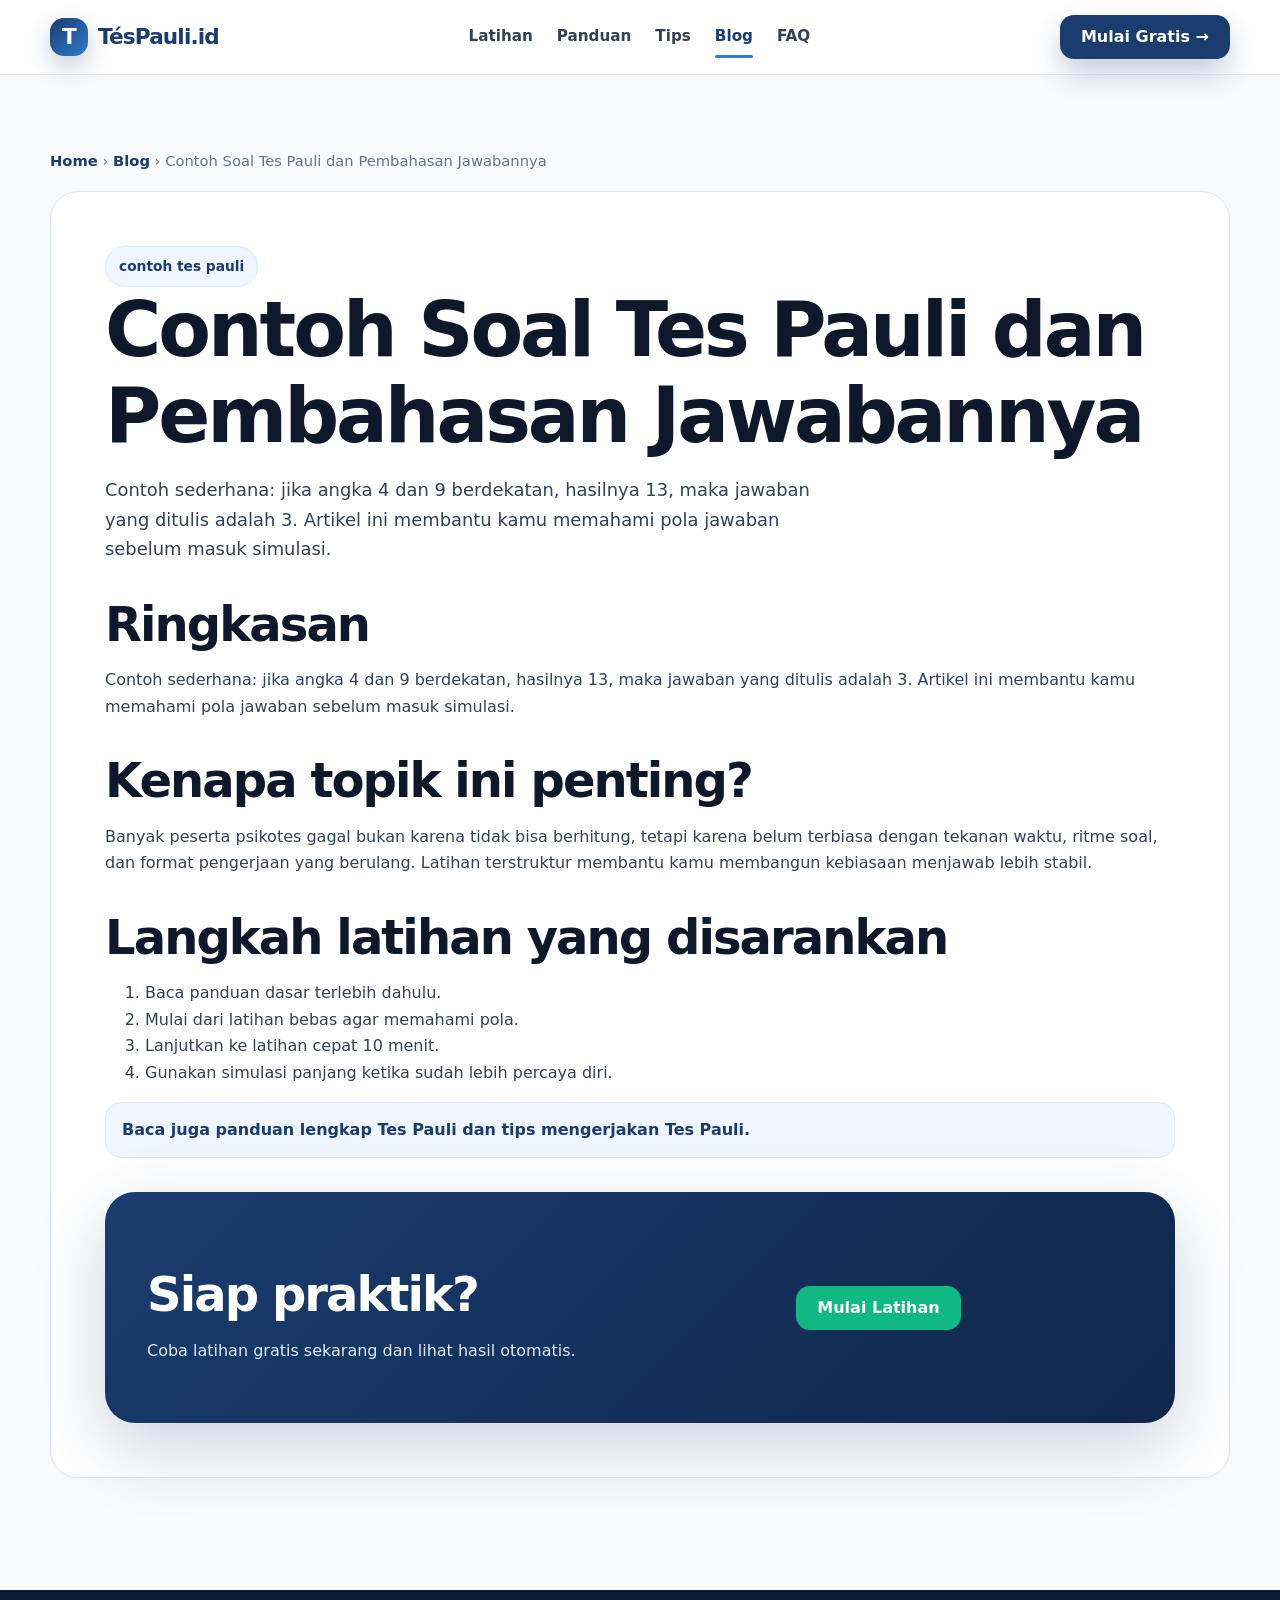
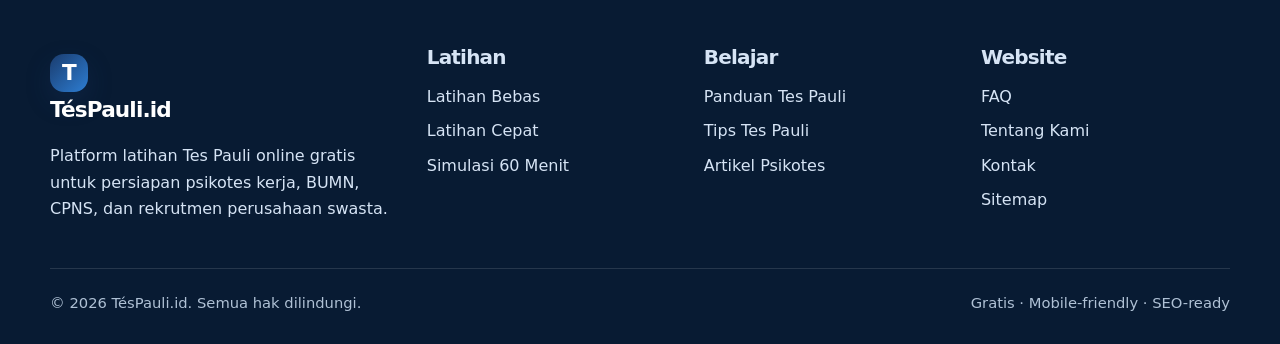
<file: blog/contoh-soal-tes-pauli/index.html>
<!doctype html>
<html lang="id">
<head>
  <meta charset="utf-8">
  <meta name="viewport" content="width=device-width, initial-scale=1">
  <title>Contoh Soal Tes Pauli dan Pembahasan Jawabannya — TésPauli.id</title>
  <meta name="description" content="Contoh sederhana: jika angka 4 dan 9 berdekatan, hasilnya 13, maka jawaban yang ditulis adalah 3. Artikel ini membantu kamu memahami pola jawaban sebelum m">
  <meta name="robots" content="index, follow, max-image-preview:large">
  <link rel="canonical" href="https://tespauli.id/blog/contoh-soal-tes-pauli/">
  <meta property="og:type" content="website">
  <meta property="og:locale" content="id_ID">
  <meta property="og:title" content="Contoh Soal Tes Pauli dan Pembahasan Jawabannya — TésPauli.id">
  <meta property="og:description" content="Contoh sederhana: jika angka 4 dan 9 berdekatan, hasilnya 13, maka jawaban yang ditulis adalah 3. Artikel ini membantu kamu memahami pola jawaban sebelum m">
  <meta property="og:url" content="https://tespauli.id/blog/contoh-soal-tes-pauli/">
  <meta property="og:image" content="https://tespauli.id/assets/img/og-image.svg">
  <meta name="twitter:card" content="summary_large_image">
  <meta name="theme-color" content="#1A3C6E">
  <link rel="icon" href="/assets/img/favicon.svg" type="image/svg+xml">
  <link rel="manifest" href="/site.webmanifest">
  <link rel="preload" href="/assets/css/styles.css" as="style">
  <link rel="stylesheet" href="/assets/css/styles.css">
  <script type="application/ld+json">
{
  "@context": "https://schema.org",
  "@type": "Article",
  "headline": "Contoh Soal Tes Pauli dan Pembahasan Jawabannya",
  "datePublished": "2026-04-27",
  "dateModified": "2026-04-27",
  "author": {
    "@type": "Organization",
    "name": "TésPauli.id"
  },
  "keywords": "contoh tes pauli"
}
</script>
</head>
<body>
  <a class="skip-link" href="#konten">Lewati ke konten utama</a>
  <header class="site-header">
    <div class="container nav">
      <a class="logo" href="/" aria-label="Beranda TésPauli">
        <span class="logo-mark">T</span><span>TésPauli.id</span>
      </a>
      <nav class="nav-links" data-nav-links aria-label="Navigasi utama">
        <a class="" href="/latihan/">Latihan</a>
        <a class="" href="/panduan-tes-pauli/">Panduan</a>
        <a class="" href="/tips-tes-pauli/">Tips</a>
        <a class="active" href="/blog/">Blog</a>
        <a class="" href="/faq/">FAQ</a>
      </nav>
      <div class="nav-actions">
        <a class="btn btn-primary" href="/latihan/">Mulai Gratis →</a>
        <button class="mobile-toggle" data-mobile-toggle aria-label="Buka menu" aria-expanded="false">☰</button>
      </div>
    </div>
  </header>
  <main id="konten">

<section class="section-tight">
  <div class="container">
    <nav class="breadcrumb" aria-label="Breadcrumb"><a href="/">Home</a> &rsaquo; <a href="/blog/">Blog</a> &rsaquo; Contoh Soal Tes Pauli dan Pembahasan Jawabannya</nav>
    <article class="article">
      <span class="badge">contoh tes pauli</span>
      <h1>Contoh Soal Tes Pauli dan Pembahasan Jawabannya</h1>
      <p class="lead">Contoh sederhana: jika angka 4 dan 9 berdekatan, hasilnya 13, maka jawaban yang ditulis adalah 3. Artikel ini membantu kamu memahami pola jawaban sebelum masuk simulasi.</p>
      <h2>Ringkasan</h2>
      <p>Contoh sederhana: jika angka 4 dan 9 berdekatan, hasilnya 13, maka jawaban yang ditulis adalah 3. Artikel ini membantu kamu memahami pola jawaban sebelum masuk simulasi.</p>
      <h2>Kenapa topik ini penting?</h2>
      <p>Banyak peserta psikotes gagal bukan karena tidak bisa berhitung, tetapi karena belum terbiasa dengan tekanan waktu, ritme soal, dan format pengerjaan yang berulang. Latihan terstruktur membantu kamu membangun kebiasaan menjawab lebih stabil.</p>
      <h2>Langkah latihan yang disarankan</h2>
      <ol>
        <li>Baca panduan dasar terlebih dahulu.</li>
        <li>Mulai dari latihan bebas agar memahami pola.</li>
        <li>Lanjutkan ke latihan cepat 10 menit.</li>
        <li>Gunakan simulasi panjang ketika sudah lebih percaya diri.</li>
      </ol>
      <div class="notice">Baca juga <a href="/panduan-tes-pauli/">panduan lengkap Tes Pauli</a> dan <a href="/tips-tes-pauli/">tips mengerjakan Tes Pauli</a>.</div>
      <div class="cta-panel" style="margin-top:34px"><div><h2>Siap praktik?</h2><p>Coba latihan gratis sekarang dan lihat hasil otomatis.</p></div><div><a class="btn btn-success" href="/latihan/">Mulai Latihan</a></div></div>
    </article>
  </div>
</section>

  </main>
  <footer class="footer">
    <div class="container">
      <div class="footer-grid">
        <div>
          <a class="logo" href="/"><span class="logo-mark">T</span><span style="color:#fff">TésPauli.id</span></a>
          <p>Platform latihan Tes Pauli online gratis untuk persiapan psikotes kerja, BUMN, CPNS, dan rekrutmen perusahaan swasta.</p>
        </div>
        <div>
          <h3>Latihan</h3>
          <a href="/latihan/?mode=bebas">Latihan Bebas</a>
          <a href="/latihan/?mode=cepat">Latihan Cepat</a>
          <a href="/latihan/?mode=simulasi">Simulasi 60 Menit</a>
        </div>
        <div>
          <h3>Belajar</h3>
          <a href="/panduan-tes-pauli/">Panduan Tes Pauli</a>
          <a href="/tips-tes-pauli/">Tips Tes Pauli</a>
          <a href="/blog/">Artikel Psikotes</a>
        </div>
        <div>
          <h3>Website</h3>
          <a href="/faq/">FAQ</a>
          <a href="/tentang-kami/">Tentang Kami</a>
          <a href="/kontak/">Kontak</a>
          <a href="/sitemap.xml">Sitemap</a>
        </div>
      </div>
      <div class="footer-bottom">
        <span>© <span data-current-year></span> TésPauli.id. Semua hak dilindungi.</span>
        <span>Gratis · Mobile-friendly · SEO-ready</span>
      </div>
    </div>
  </footer>
  <script src="/assets/js/main.js" defer></script>
  
</body>
</html>
</file>
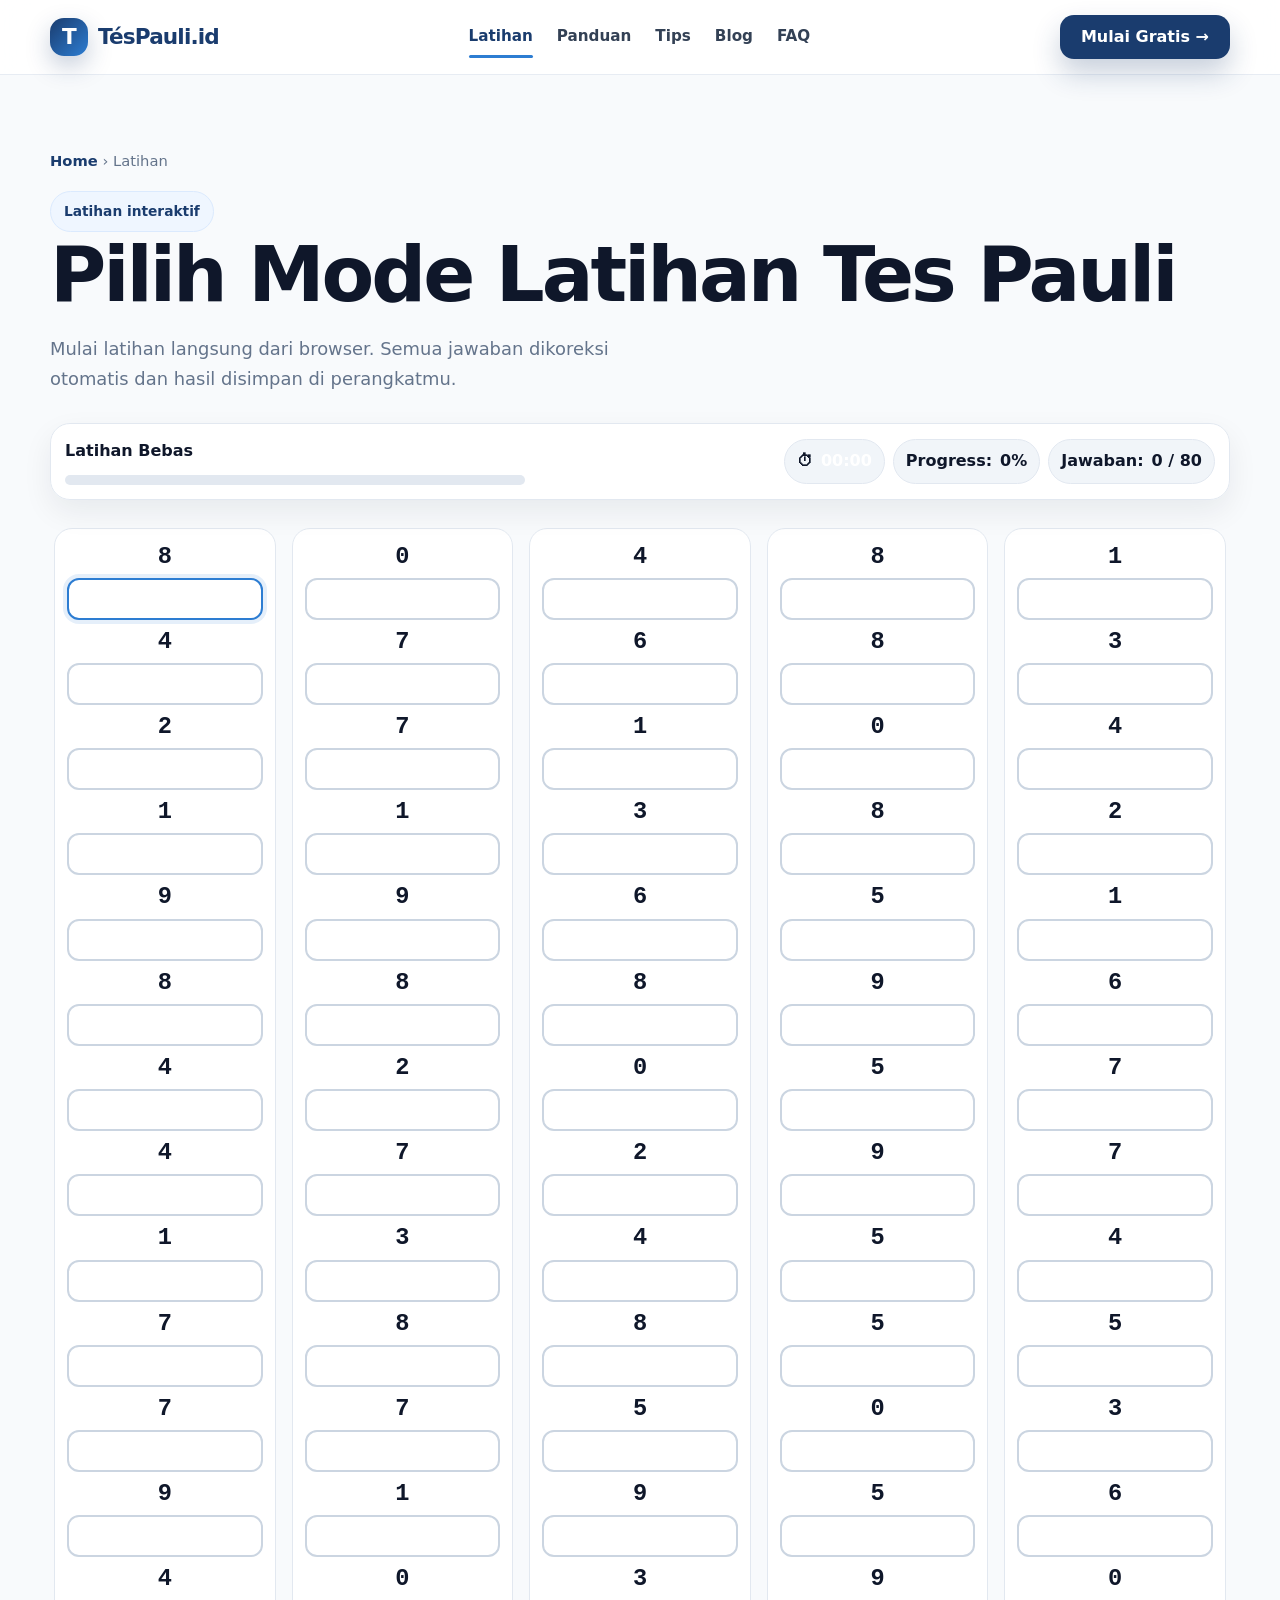
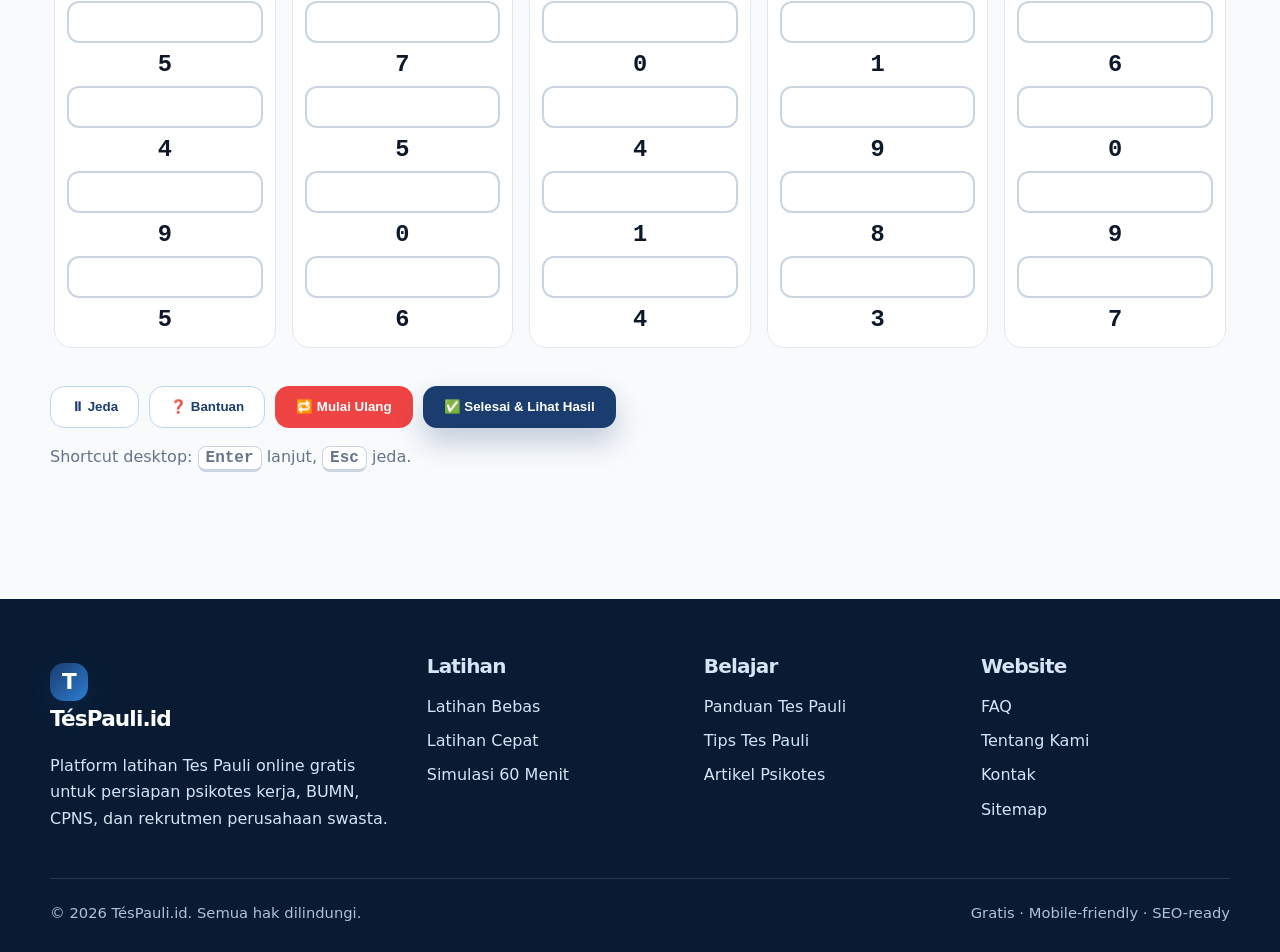
<file: latihan/bebas/index.html>
<!doctype html>
<html lang="id">
<head>
  <meta charset="utf-8">
  <meta name="viewport" content="width=device-width, initial-scale=1">
  <title>Latihan Bebas Tes Pauli — TésPauli.id</title>
  <meta name="description" content="Latihan Bebas Tes Pauli online gratis dengan timer, koreksi otomatis, dan analisis hasil.">
  <meta name="robots" content="index, follow, max-image-preview:large">
  <link rel="canonical" href="https://tespauli.id/latihan/bebas/">
  <meta property="og:type" content="website">
  <meta property="og:locale" content="id_ID">
  <meta property="og:title" content="Latihan Bebas Tes Pauli — TésPauli.id">
  <meta property="og:description" content="Latihan Bebas Tes Pauli online gratis dengan timer, koreksi otomatis, dan analisis hasil.">
  <meta property="og:url" content="https://tespauli.id/latihan/bebas/">
  <meta property="og:image" content="https://tespauli.id/assets/img/og-image.svg">
  <meta name="twitter:card" content="summary_large_image">
  <meta name="theme-color" content="#1A3C6E">
  <link rel="icon" href="/assets/img/favicon.svg" type="image/svg+xml">
  <link rel="manifest" href="/site.webmanifest">
  <link rel="preload" href="/assets/css/styles.css" as="style">
  <link rel="stylesheet" href="/assets/css/styles.css">
  
</head>
<body>
  <a class="skip-link" href="#konten">Lewati ke konten utama</a>
  <header class="site-header">
    <div class="container nav">
      <a class="logo" href="/" aria-label="Beranda TésPauli">
        <span class="logo-mark">T</span><span>TésPauli.id</span>
      </a>
      <nav class="nav-links" data-nav-links aria-label="Navigasi utama">
        <a class="active" href="/latihan/">Latihan</a>
        <a class="" href="/panduan-tes-pauli/">Panduan</a>
        <a class="" href="/tips-tes-pauli/">Tips</a>
        <a class="" href="/blog/">Blog</a>
        <a class="" href="/faq/">FAQ</a>
      </nav>
      <div class="nav-actions">
        <a class="btn btn-primary" href="/latihan/">Mulai Gratis →</a>
        <button class="mobile-toggle" data-mobile-toggle aria-label="Buka menu" aria-expanded="false">☰</button>
      </div>
    </div>
  </header>
  <main id="konten">

<section class="section-tight"><div class="container">
  <nav class="breadcrumb" aria-label="Breadcrumb"><a href="/">Home</a> &rsaquo; <a href="/latihan/">Latihan</a> &rsaquo; Latihan Bebas Tes Pauli</nav>
  <div class="content-page">
    <span class="badge">Latihan Bebas Tes Pauli</span>
    <h1>Latihan Bebas Tes Pauli</h1>
    <p class="lead">Halaman ini membuka mode latihan secara otomatis. Jika belum terbuka, klik tombol di bawah.</p>
    <a class="btn btn-primary" href="/latihan/?mode=bebas">Mulai Latihan Bebas Tes Pauli</a>
  </div>
</div></section>
<script>location.replace('/latihan/?mode=bebas');</script>

  </main>
  <footer class="footer">
    <div class="container">
      <div class="footer-grid">
        <div>
          <a class="logo" href="/"><span class="logo-mark">T</span><span style="color:#fff">TésPauli.id</span></a>
          <p>Platform latihan Tes Pauli online gratis untuk persiapan psikotes kerja, BUMN, CPNS, dan rekrutmen perusahaan swasta.</p>
        </div>
        <div>
          <h3>Latihan</h3>
          <a href="/latihan/?mode=bebas">Latihan Bebas</a>
          <a href="/latihan/?mode=cepat">Latihan Cepat</a>
          <a href="/latihan/?mode=simulasi">Simulasi 60 Menit</a>
        </div>
        <div>
          <h3>Belajar</h3>
          <a href="/panduan-tes-pauli/">Panduan Tes Pauli</a>
          <a href="/tips-tes-pauli/">Tips Tes Pauli</a>
          <a href="/blog/">Artikel Psikotes</a>
        </div>
        <div>
          <h3>Website</h3>
          <a href="/faq/">FAQ</a>
          <a href="/tentang-kami/">Tentang Kami</a>
          <a href="/kontak/">Kontak</a>
          <a href="/sitemap.xml">Sitemap</a>
        </div>
      </div>
      <div class="footer-bottom">
        <span>© <span data-current-year></span> TésPauli.id. Semua hak dilindungi.</span>
        <span>Gratis · Mobile-friendly · SEO-ready</span>
      </div>
    </div>
  </footer>
  <script src="/assets/js/main.js" defer></script>
  
</body>
</html>
</file>
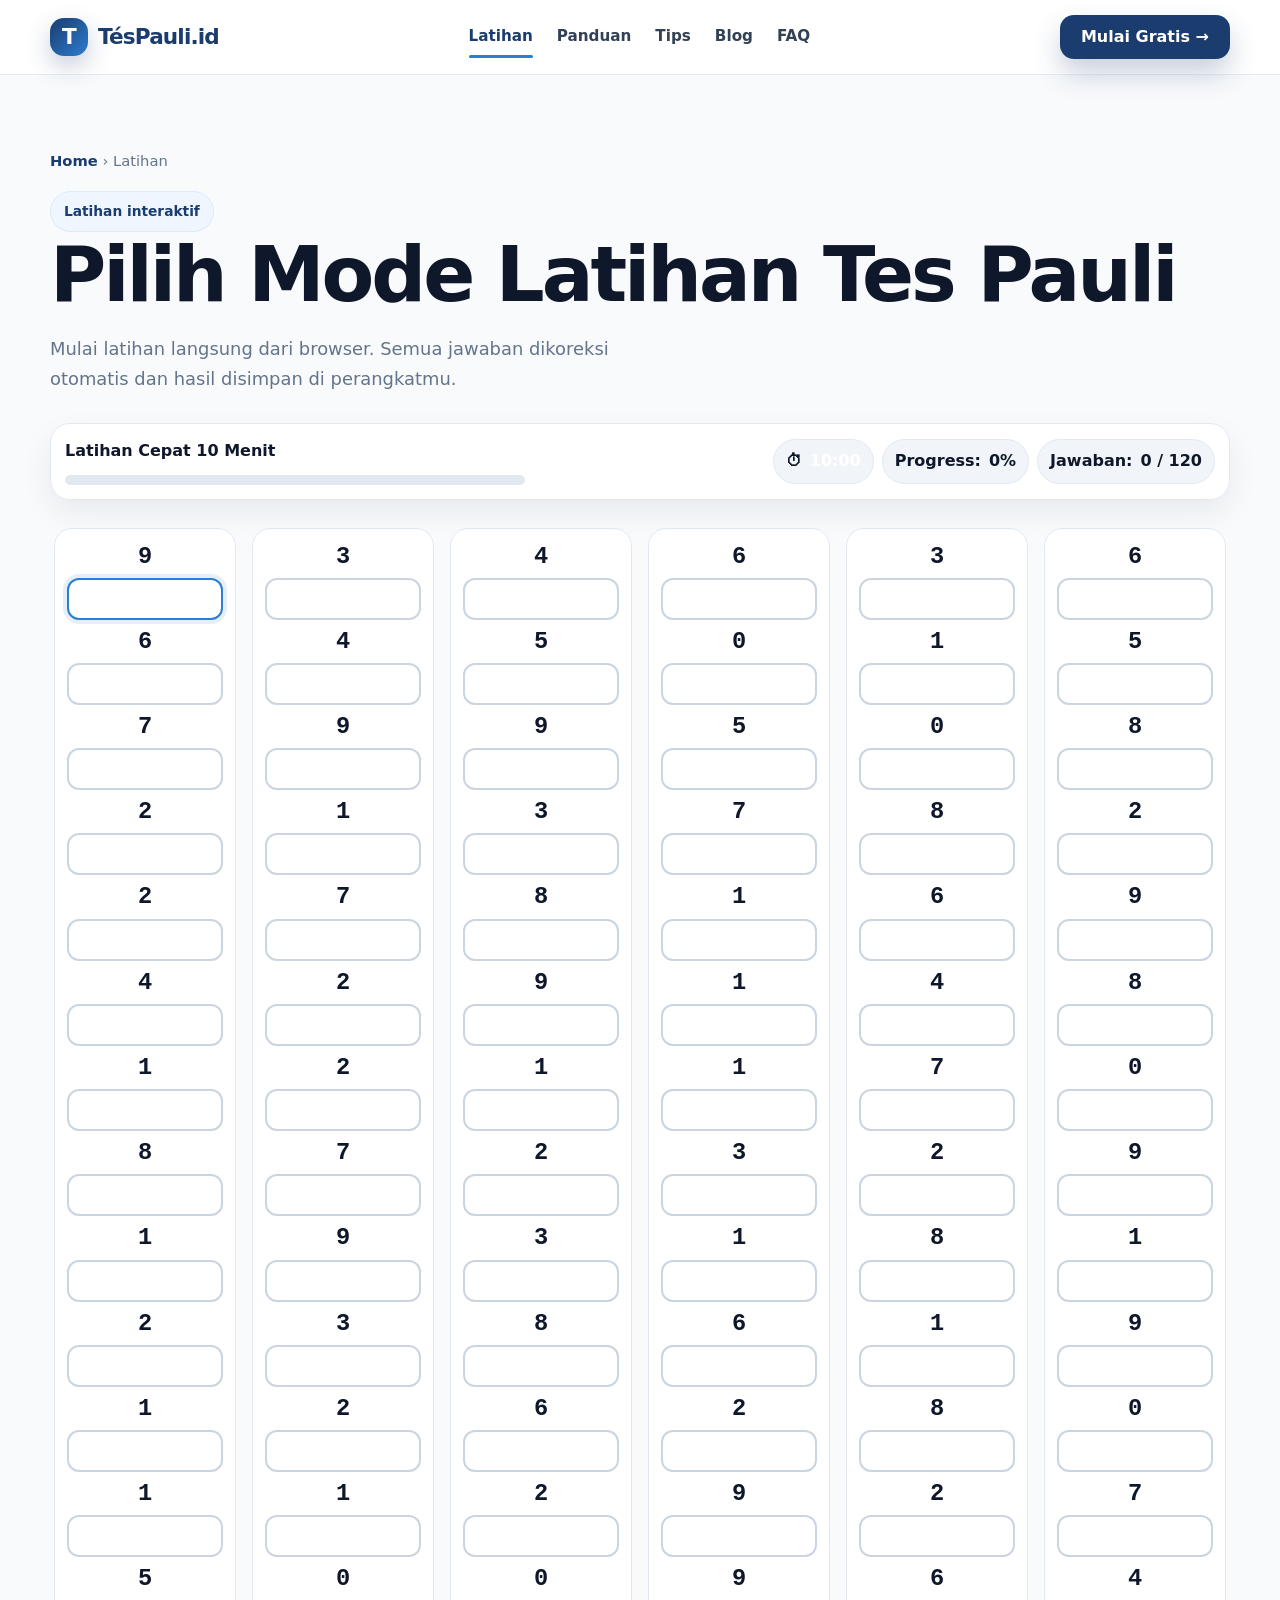
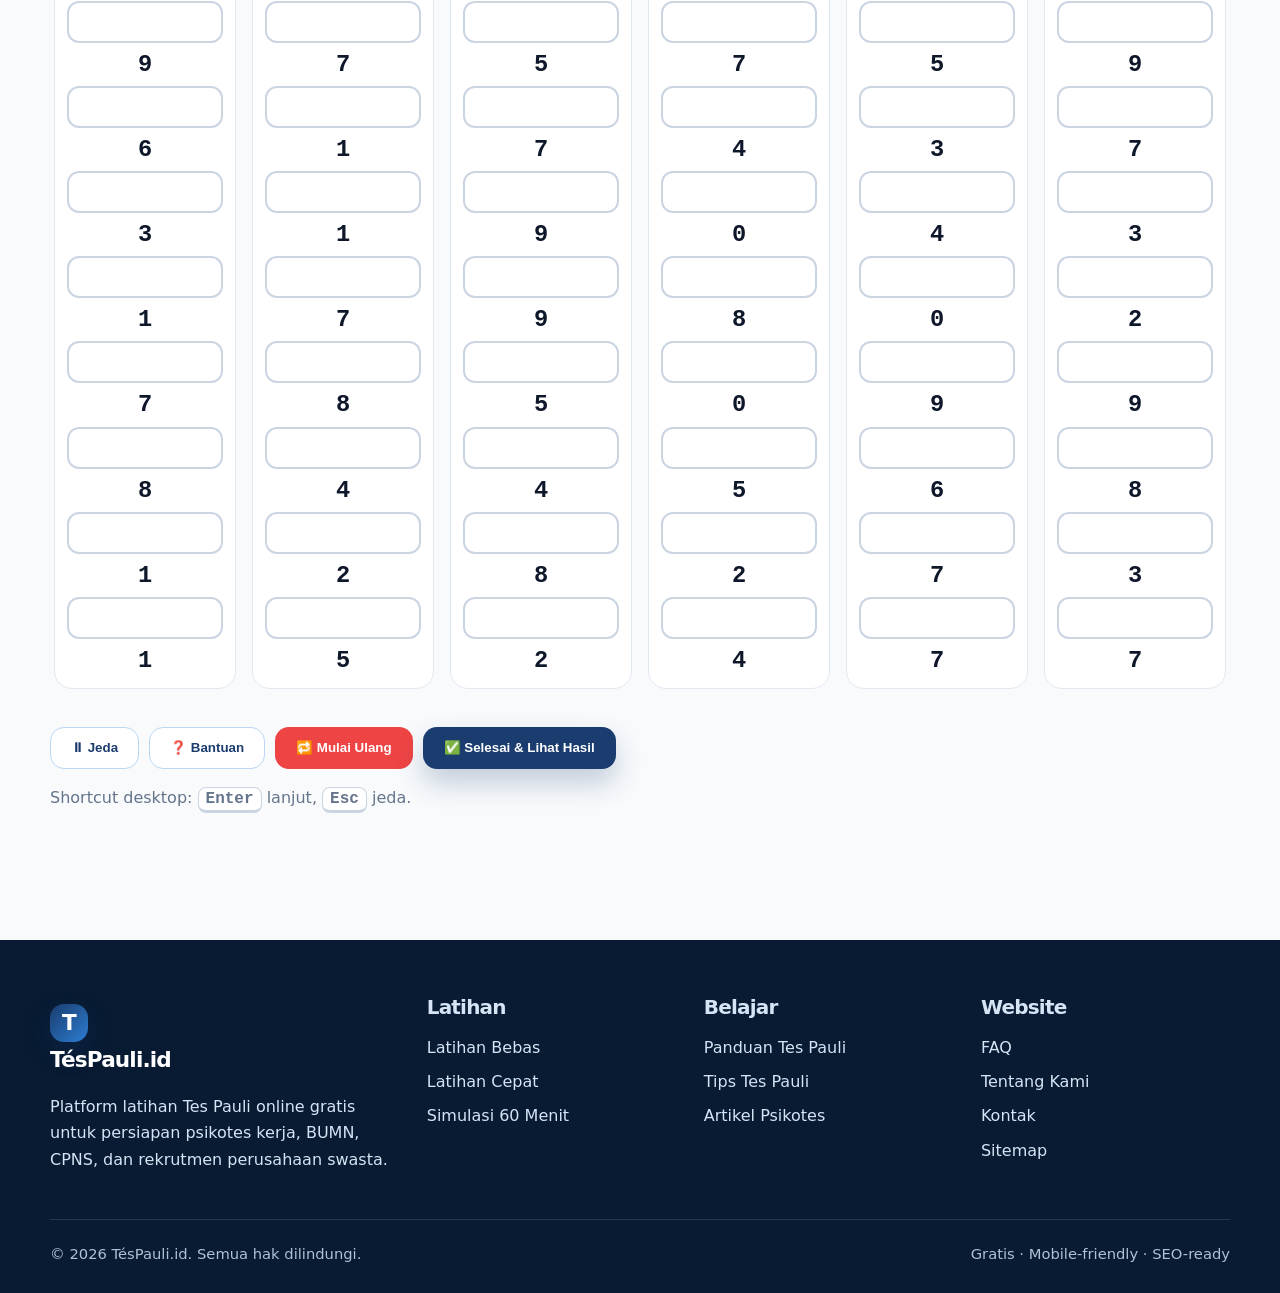
<file: latihan/cepat/index.html>
<!doctype html>
<html lang="id">
<head>
  <meta charset="utf-8">
  <meta name="viewport" content="width=device-width, initial-scale=1">
  <title>Latihan Cepat Tes Pauli 10 Menit — TésPauli.id</title>
  <meta name="description" content="Latihan Cepat Tes Pauli 10 Menit online gratis dengan timer, koreksi otomatis, dan analisis hasil.">
  <meta name="robots" content="index, follow, max-image-preview:large">
  <link rel="canonical" href="https://tespauli.id/latihan/cepat/">
  <meta property="og:type" content="website">
  <meta property="og:locale" content="id_ID">
  <meta property="og:title" content="Latihan Cepat Tes Pauli 10 Menit — TésPauli.id">
  <meta property="og:description" content="Latihan Cepat Tes Pauli 10 Menit online gratis dengan timer, koreksi otomatis, dan analisis hasil.">
  <meta property="og:url" content="https://tespauli.id/latihan/cepat/">
  <meta property="og:image" content="https://tespauli.id/assets/img/og-image.svg">
  <meta name="twitter:card" content="summary_large_image">
  <meta name="theme-color" content="#1A3C6E">
  <link rel="icon" href="/assets/img/favicon.svg" type="image/svg+xml">
  <link rel="manifest" href="/site.webmanifest">
  <link rel="preload" href="/assets/css/styles.css" as="style">
  <link rel="stylesheet" href="/assets/css/styles.css">
  
</head>
<body>
  <a class="skip-link" href="#konten">Lewati ke konten utama</a>
  <header class="site-header">
    <div class="container nav">
      <a class="logo" href="/" aria-label="Beranda TésPauli">
        <span class="logo-mark">T</span><span>TésPauli.id</span>
      </a>
      <nav class="nav-links" data-nav-links aria-label="Navigasi utama">
        <a class="active" href="/latihan/">Latihan</a>
        <a class="" href="/panduan-tes-pauli/">Panduan</a>
        <a class="" href="/tips-tes-pauli/">Tips</a>
        <a class="" href="/blog/">Blog</a>
        <a class="" href="/faq/">FAQ</a>
      </nav>
      <div class="nav-actions">
        <a class="btn btn-primary" href="/latihan/">Mulai Gratis →</a>
        <button class="mobile-toggle" data-mobile-toggle aria-label="Buka menu" aria-expanded="false">☰</button>
      </div>
    </div>
  </header>
  <main id="konten">

<section class="section-tight"><div class="container">
  <nav class="breadcrumb" aria-label="Breadcrumb"><a href="/">Home</a> &rsaquo; <a href="/latihan/">Latihan</a> &rsaquo; Latihan Cepat Tes Pauli 10 Menit</nav>
  <div class="content-page">
    <span class="badge">Latihan Cepat Tes Pauli 10 Menit</span>
    <h1>Latihan Cepat Tes Pauli 10 Menit</h1>
    <p class="lead">Halaman ini membuka mode latihan secara otomatis. Jika belum terbuka, klik tombol di bawah.</p>
    <a class="btn btn-primary" href="/latihan/?mode=cepat">Mulai Latihan Cepat Tes Pauli 10 Menit</a>
  </div>
</div></section>
<script>location.replace('/latihan/?mode=cepat');</script>

  </main>
  <footer class="footer">
    <div class="container">
      <div class="footer-grid">
        <div>
          <a class="logo" href="/"><span class="logo-mark">T</span><span style="color:#fff">TésPauli.id</span></a>
          <p>Platform latihan Tes Pauli online gratis untuk persiapan psikotes kerja, BUMN, CPNS, dan rekrutmen perusahaan swasta.</p>
        </div>
        <div>
          <h3>Latihan</h3>
          <a href="/latihan/?mode=bebas">Latihan Bebas</a>
          <a href="/latihan/?mode=cepat">Latihan Cepat</a>
          <a href="/latihan/?mode=simulasi">Simulasi 60 Menit</a>
        </div>
        <div>
          <h3>Belajar</h3>
          <a href="/panduan-tes-pauli/">Panduan Tes Pauli</a>
          <a href="/tips-tes-pauli/">Tips Tes Pauli</a>
          <a href="/blog/">Artikel Psikotes</a>
        </div>
        <div>
          <h3>Website</h3>
          <a href="/faq/">FAQ</a>
          <a href="/tentang-kami/">Tentang Kami</a>
          <a href="/kontak/">Kontak</a>
          <a href="/sitemap.xml">Sitemap</a>
        </div>
      </div>
      <div class="footer-bottom">
        <span>© <span data-current-year></span> TésPauli.id. Semua hak dilindungi.</span>
        <span>Gratis · Mobile-friendly · SEO-ready</span>
      </div>
    </div>
  </footer>
  <script src="/assets/js/main.js" defer></script>
  
</body>
</html>
</file>
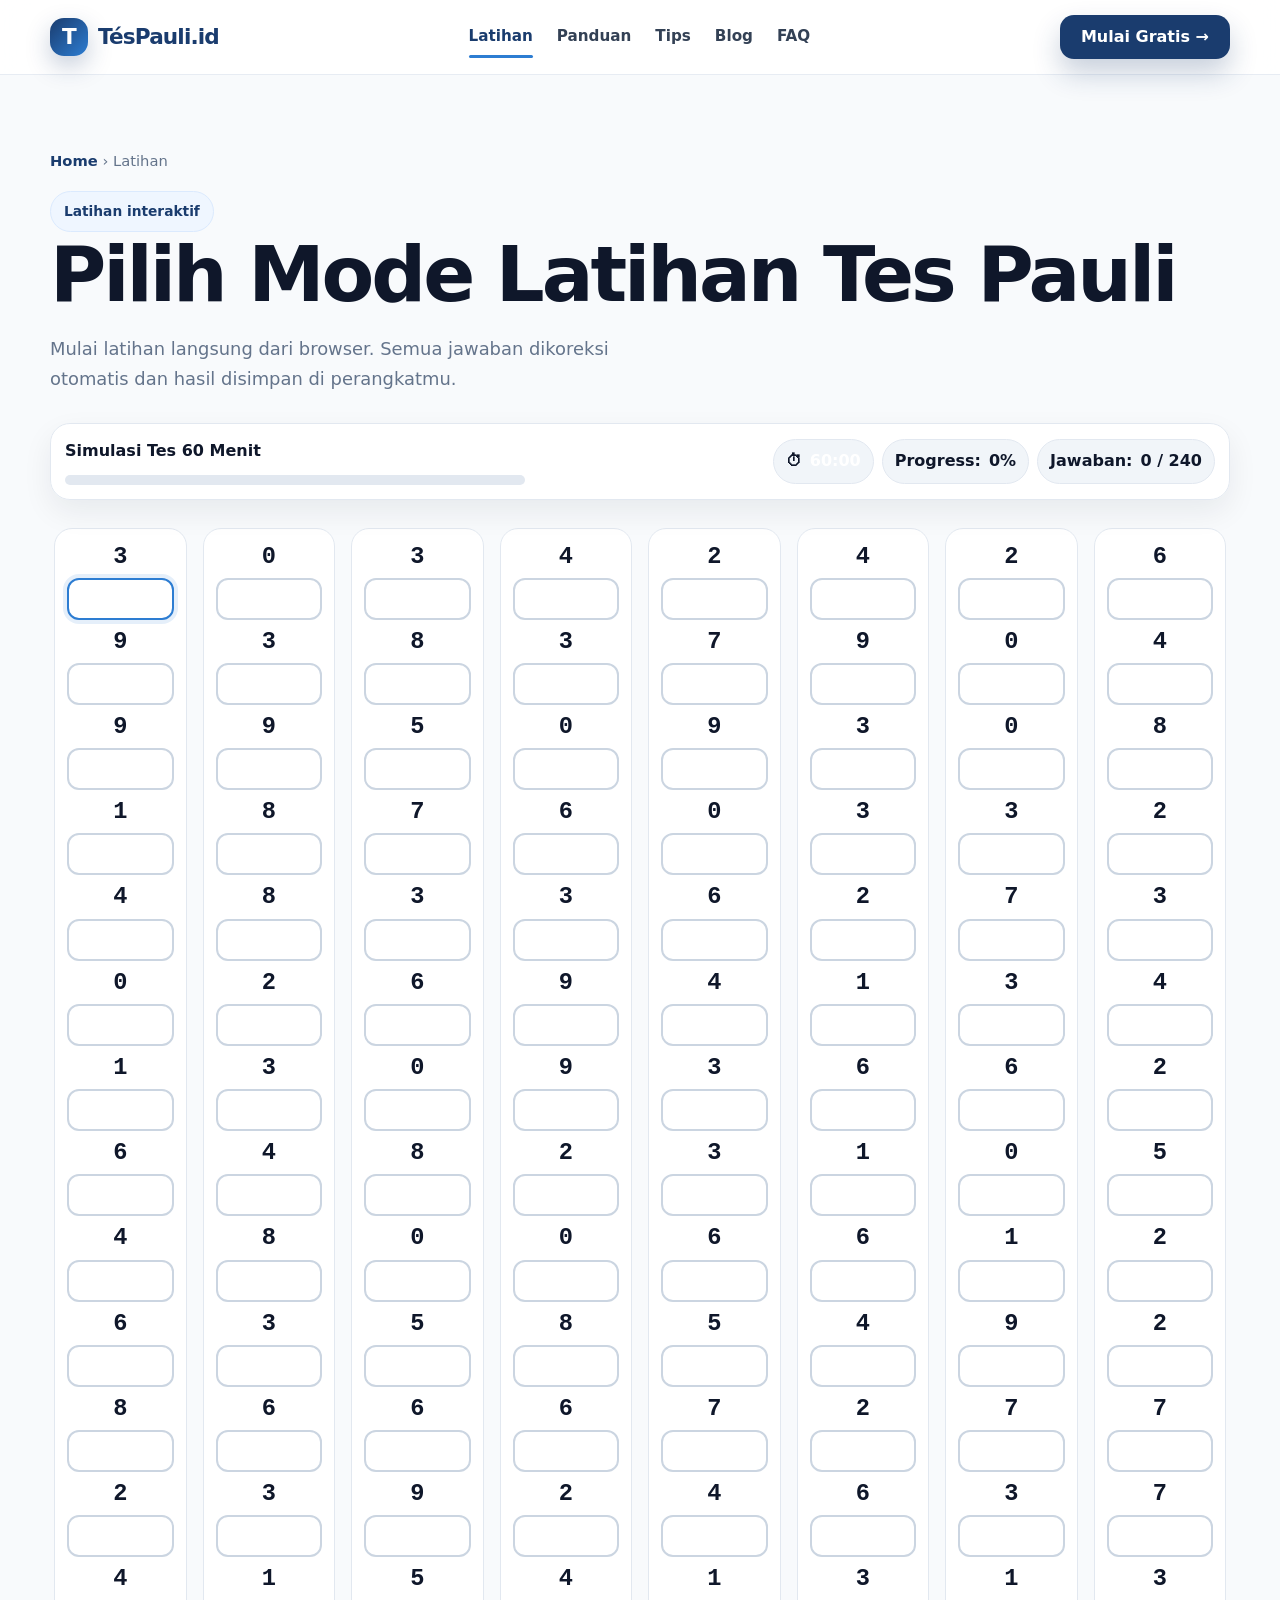
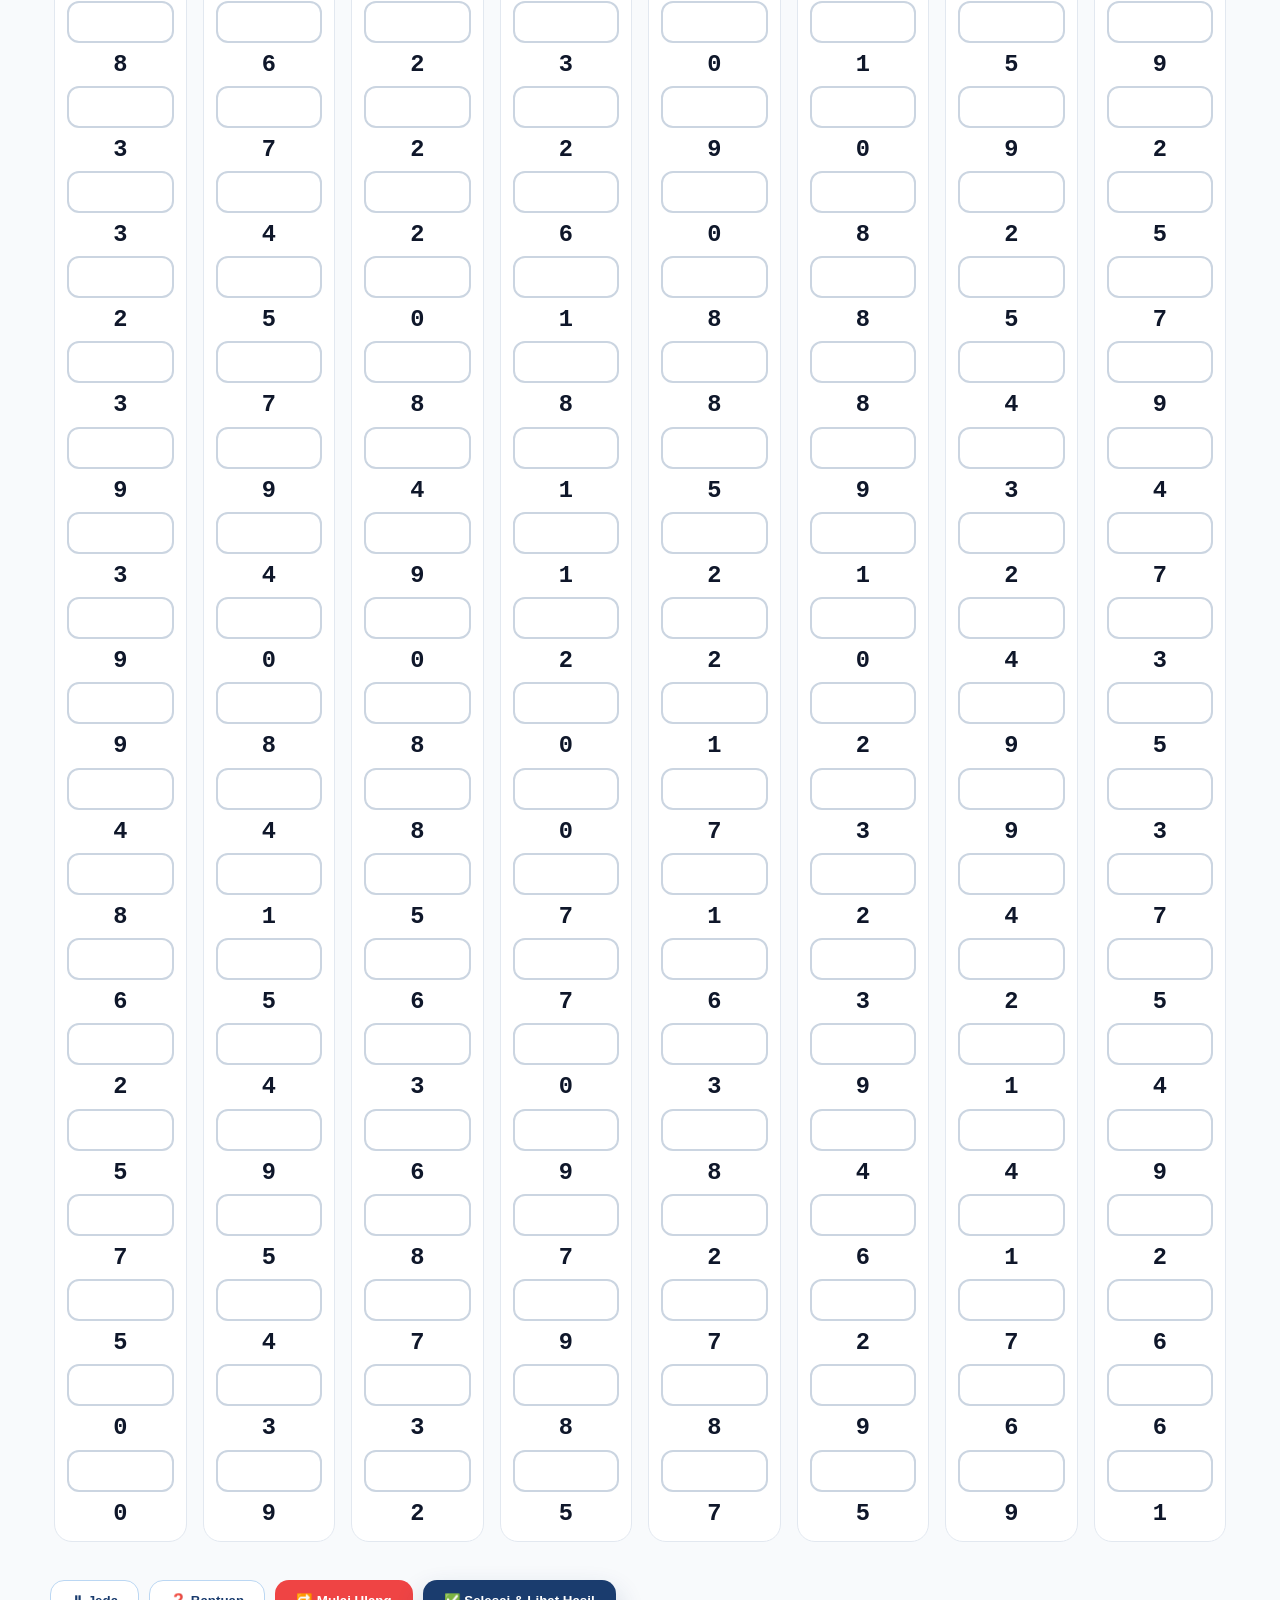
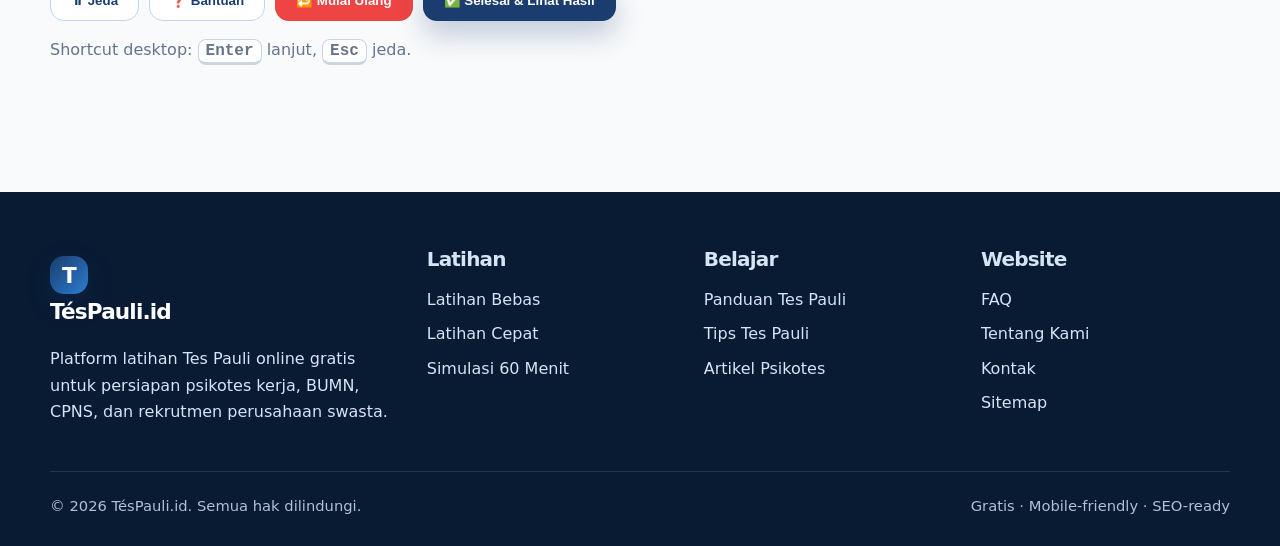
<file: latihan/simulasi/index.html>
<!doctype html>
<html lang="id">
<head>
  <meta charset="utf-8">
  <meta name="viewport" content="width=device-width, initial-scale=1">
  <title>Simulasi Tes Pauli 60 Menit — TésPauli.id</title>
  <meta name="description" content="Simulasi Tes Pauli 60 Menit online gratis dengan timer, koreksi otomatis, dan analisis hasil.">
  <meta name="robots" content="index, follow, max-image-preview:large">
  <link rel="canonical" href="https://tespauli.id/latihan/simulasi/">
  <meta property="og:type" content="website">
  <meta property="og:locale" content="id_ID">
  <meta property="og:title" content="Simulasi Tes Pauli 60 Menit — TésPauli.id">
  <meta property="og:description" content="Simulasi Tes Pauli 60 Menit online gratis dengan timer, koreksi otomatis, dan analisis hasil.">
  <meta property="og:url" content="https://tespauli.id/latihan/simulasi/">
  <meta property="og:image" content="https://tespauli.id/assets/img/og-image.svg">
  <meta name="twitter:card" content="summary_large_image">
  <meta name="theme-color" content="#1A3C6E">
  <link rel="icon" href="/assets/img/favicon.svg" type="image/svg+xml">
  <link rel="manifest" href="/site.webmanifest">
  <link rel="preload" href="/assets/css/styles.css" as="style">
  <link rel="stylesheet" href="/assets/css/styles.css">
  
</head>
<body>
  <a class="skip-link" href="#konten">Lewati ke konten utama</a>
  <header class="site-header">
    <div class="container nav">
      <a class="logo" href="/" aria-label="Beranda TésPauli">
        <span class="logo-mark">T</span><span>TésPauli.id</span>
      </a>
      <nav class="nav-links" data-nav-links aria-label="Navigasi utama">
        <a class="active" href="/latihan/">Latihan</a>
        <a class="" href="/panduan-tes-pauli/">Panduan</a>
        <a class="" href="/tips-tes-pauli/">Tips</a>
        <a class="" href="/blog/">Blog</a>
        <a class="" href="/faq/">FAQ</a>
      </nav>
      <div class="nav-actions">
        <a class="btn btn-primary" href="/latihan/">Mulai Gratis →</a>
        <button class="mobile-toggle" data-mobile-toggle aria-label="Buka menu" aria-expanded="false">☰</button>
      </div>
    </div>
  </header>
  <main id="konten">

<section class="section-tight"><div class="container">
  <nav class="breadcrumb" aria-label="Breadcrumb"><a href="/">Home</a> &rsaquo; <a href="/latihan/">Latihan</a> &rsaquo; Simulasi Tes Pauli 60 Menit</nav>
  <div class="content-page">
    <span class="badge">Simulasi Tes Pauli 60 Menit</span>
    <h1>Simulasi Tes Pauli 60 Menit</h1>
    <p class="lead">Halaman ini membuka mode latihan secara otomatis. Jika belum terbuka, klik tombol di bawah.</p>
    <a class="btn btn-primary" href="/latihan/?mode=simulasi">Mulai Simulasi Tes Pauli 60 Menit</a>
  </div>
</div></section>
<script>location.replace('/latihan/?mode=simulasi');</script>

  </main>
  <footer class="footer">
    <div class="container">
      <div class="footer-grid">
        <div>
          <a class="logo" href="/"><span class="logo-mark">T</span><span style="color:#fff">TésPauli.id</span></a>
          <p>Platform latihan Tes Pauli online gratis untuk persiapan psikotes kerja, BUMN, CPNS, dan rekrutmen perusahaan swasta.</p>
        </div>
        <div>
          <h3>Latihan</h3>
          <a href="/latihan/?mode=bebas">Latihan Bebas</a>
          <a href="/latihan/?mode=cepat">Latihan Cepat</a>
          <a href="/latihan/?mode=simulasi">Simulasi 60 Menit</a>
        </div>
        <div>
          <h3>Belajar</h3>
          <a href="/panduan-tes-pauli/">Panduan Tes Pauli</a>
          <a href="/tips-tes-pauli/">Tips Tes Pauli</a>
          <a href="/blog/">Artikel Psikotes</a>
        </div>
        <div>
          <h3>Website</h3>
          <a href="/faq/">FAQ</a>
          <a href="/tentang-kami/">Tentang Kami</a>
          <a href="/kontak/">Kontak</a>
          <a href="/sitemap.xml">Sitemap</a>
        </div>
      </div>
      <div class="footer-bottom">
        <span>© <span data-current-year></span> TésPauli.id. Semua hak dilindungi.</span>
        <span>Gratis · Mobile-friendly · SEO-ready</span>
      </div>
    </div>
  </footer>
  <script src="/assets/js/main.js" defer></script>
  
</body>
</html>
</file>
<file: assets/css/styles.css>
:root{
  --brand:#1A3C6E;
  --brand-2:#2D7DD2;
  --accent:#10B981;
  --warning:#F59E0B;
  --danger:#EF4444;
  --ink:#0F172A;
  --muted:#64748B;
  --line:#E2E8F0;
  --soft:#F8FAFC;
  --surface:#FFFFFF;
  --shadow:0 1px 3px rgba(15,23,42,.08),0 18px 45px rgba(15,23,42,.08);
  --radius:18px;
  --radius-sm:12px;
  --container:1180px;
}
*{box-sizing:border-box}
html{scroll-behavior:smooth}
body{
  margin:0;
  font-family:Inter, ui-sans-serif, system-ui, -apple-system, BlinkMacSystemFont, "Segoe UI", sans-serif;
  color:var(--ink);
  background:var(--soft);
  line-height:1.65;
}
a{color:inherit;text-decoration:none}
img,svg{max-width:100%;display:block}
.skip-link{
  position:absolute;left:-999px;top:12px;background:#fff;color:var(--brand);padding:10px 14px;border-radius:10px;z-index:9999
}
.skip-link:focus{left:12px}
.container{width:min(var(--container), calc(100% - 36px));margin-inline:auto}
.site-header{
  position:sticky;top:0;z-index:60;background:rgba(255,255,255,.88);backdrop-filter:blur(14px);
  border-bottom:1px solid rgba(226,232,240,.8)
}
.nav{height:74px;display:flex;align-items:center;justify-content:space-between;gap:20px}
.logo{font-weight:900;font-size:1.35rem;letter-spacing:-.04em;color:var(--brand);display:flex;align-items:center;gap:10px}
.logo-mark{width:38px;height:38px;border-radius:14px;background:linear-gradient(135deg,var(--brand),var(--brand-2));color:#fff;display:grid;place-items:center;box-shadow:0 10px 25px rgba(26,60,110,.25)}
.nav-links{display:flex;align-items:center;gap:24px;color:#334155;font-weight:700;font-size:.95rem}
.nav-links a{position:relative}
.nav-links a:hover,.nav-links a.active{color:var(--brand)}
.nav-links a:hover:after,.nav-links a.active:after{content:"";position:absolute;left:0;right:0;bottom:-8px;height:3px;border-radius:999px;background:var(--brand-2)}
.nav-actions{display:flex;align-items:center;gap:12px}
.mobile-toggle{display:none;border:0;background:#fff;border:1px solid var(--line);border-radius:12px;padding:10px;color:var(--brand)}
.btn{
  display:inline-flex;align-items:center;justify-content:center;gap:10px;border:1px solid transparent;border-radius:14px;
  padding:13px 20px;font-weight:800;line-height:1;cursor:pointer;transition:.18s ease;background:#fff
}
.btn:hover{transform:translateY(-2px);box-shadow:0 14px 24px rgba(15,23,42,.12)}
.btn:active{transform:translateY(0) scale(.98)}
.btn-primary{background:var(--brand);color:#fff;box-shadow:0 14px 28px rgba(26,60,110,.24)}
.btn-primary:hover{background:#143057}
.btn-secondary{background:#fff;color:var(--brand);border-color:#BBD7F3}
.btn-ghost{background:transparent;color:var(--brand);padding-inline:0}
.btn-success{background:var(--accent);color:#fff}
.btn-danger{background:var(--danger);color:#fff}
.badge{
  display:inline-flex;align-items:center;gap:8px;padding:8px 13px;border-radius:999px;background:#EFF6FF;color:var(--brand);
  font-size:.86rem;font-weight:800;border:1px solid #DBEAFE
}
.hero{
  position:relative;overflow:hidden;background:
  radial-gradient(circle at 12% 15%, rgba(45,125,210,.20), transparent 26%),
  radial-gradient(circle at 85% 20%, rgba(16,185,129,.16), transparent 26%),
  linear-gradient(180deg,#fff 0%,#F8FAFC 92%);
  padding:82px 0 58px
}
.hero-grid{display:grid;grid-template-columns:1.04fr .96fr;gap:48px;align-items:center}
h1,h2,h3{line-height:1.12;margin:0 0 16px;letter-spacing:-.04em}
h1{font-size:clamp(2.35rem, 6vw, 4.8rem);font-weight:900}
h2{font-size:clamp(1.85rem, 4vw, 3rem);font-weight:900}
h3{font-size:1.25rem;font-weight:850}
.lead{font-size:1.12rem;color:#475569;max-width:720px;margin:0 0 26px}
.hero-cta{display:flex;gap:14px;flex-wrap:wrap;margin:28px 0}
.trust-row{display:flex;flex-wrap:wrap;gap:10px 18px;color:#475569;font-weight:700;font-size:.95rem}
.hero-card{background:#fff;border:1px solid var(--line);border-radius:30px;padding:24px;box-shadow:var(--shadow)}
.mini-test{
  border-radius:24px;background:linear-gradient(180deg,#F8FAFC,#fff);border:1px solid var(--line);padding:18px
}
.timer-pill{display:flex;align-items:center;justify-content:space-between;gap:12px;background:#0F172A;color:#fff;border-radius:18px;padding:13px 16px;margin-bottom:16px;font-weight:850}
.progress{height:10px;background:#E2E8F0;border-radius:999px;overflow:hidden}
.progress>span{display:block;height:100%;background:linear-gradient(90deg,var(--accent),var(--brand-2));border-radius:999px;width:46%}
.number-preview{display:grid;grid-template-columns:repeat(4,1fr);gap:11px;margin-top:16px}
.cell-demo{display:grid;place-items:center;min-height:52px;border:1px solid var(--line);border-radius:14px;background:#fff;font-family:"SFMono-Regular", Consolas, monospace;font-size:1.45rem;font-weight:900}
.cell-demo.input-demo{color:var(--brand);border:2px solid #BBD7F3}
.section{padding:74px 0}
.section-tight{padding:48px 0}
.section-head{display:flex;align-items:end;justify-content:space-between;gap:24px;margin-bottom:30px}
.section-head p{max-width:620px;color:var(--muted);margin:0}
.grid-3{display:grid;grid-template-columns:repeat(3,1fr);gap:20px}
.grid-2{display:grid;grid-template-columns:repeat(2,1fr);gap:24px}
.card{
  background:#fff;border:1px solid var(--line);border-radius:var(--radius);padding:24px;box-shadow:0 1px 2px rgba(15,23,42,.04);
  transition:.18s ease
}
.card:hover{border-color:#BBD7F3;box-shadow:var(--shadow);transform:translateY(-3px)}
.icon{
  width:48px;height:48px;border-radius:16px;background:#EFF6FF;color:var(--brand);display:grid;place-items:center;font-size:1.35rem;margin-bottom:16px
}
.steps{counter-reset:step}
.step-card{position:relative;padding-left:82px}
.step-card:before{
  counter-increment:step;content:counter(step);position:absolute;left:24px;top:24px;width:42px;height:42px;border-radius:50%;
  background:var(--brand);color:#fff;display:grid;place-items:center;font-weight:900
}
.stats-band{background:var(--brand);color:#fff;border-radius:30px;padding:28px;display:grid;grid-template-columns:repeat(3,1fr);gap:20px}
.stat strong{display:block;font-size:2rem;letter-spacing:-.03em}
.stat span{opacity:.85}
.article, .content-page{
  background:#fff;border:1px solid var(--line);border-radius:28px;padding:clamp(24px,5vw,54px);box-shadow:0 1px 2px rgba(15,23,42,.04)
}
.article h2,.article h3,.content-page h2,.content-page h3{margin-top:34px}
.article p,.article li,.content-page p,.content-page li{color:#334155}
.toc{background:#F8FAFC;border:1px solid var(--line);border-radius:18px;padding:18px;margin:22px 0}
.toc a{display:block;padding:8px 0;color:var(--brand);font-weight:750}
.cta-panel{
  background:linear-gradient(135deg,var(--brand),#0F274B);color:#fff;border-radius:30px;padding:42px;display:grid;grid-template-columns:1.3fr .7fr;gap:24px;align-items:center;
  box-shadow:0 24px 70px rgba(26,60,110,.22)
}
.cta-panel p{color:#DCEBFA}
.mode-card{text-align:left;cursor:pointer;width:100%;appearance:none}
.mode-card .meta{color:var(--muted);font-weight:650;font-size:.95rem}
.exercise-shell{display:none}
.exercise-shell.active{display:block}
.practice-toolbar{
  position:sticky;top:74px;z-index:40;background:rgba(255,255,255,.94);backdrop-filter:blur(14px);
  border:1px solid var(--line);border-radius:20px;padding:14px;margin:20px 0;box-shadow:0 12px 30px rgba(15,23,42,.07)
}
.toolbar-row{display:flex;justify-content:space-between;align-items:center;gap:16px;flex-wrap:wrap}
.metric-pill{display:inline-flex;align-items:center;gap:8px;background:#F1F5F9;border:1px solid #E2E8F0;border-radius:999px;padding:8px 12px;font-weight:850}
.pauli-grid{
  display:grid;grid-auto-flow:column;grid-auto-columns:minmax(88px,1fr);gap:16px;overflow-x:auto;padding:8px 4px 20px;scroll-snap-type:x mandatory
}
.pauli-column{
  min-width:88px;background:#fff;border:1px solid var(--line);border-radius:18px;padding:14px 12px;scroll-snap-align:start
}
.pauli-number{
  font-family:"SFMono-Regular",Consolas,monospace;font-size:1.48rem;line-height:1.15;font-weight:900;text-align:center;color:#0F172A
}
.pauli-input{
  width:100%;height:42px;margin:8px 0;border:2px solid #CBD5E1;border-radius:12px;text-align:center;font-size:1.35rem;
  font-family:"SFMono-Regular",Consolas,monospace;font-weight:900;color:var(--brand);outline:none;background:#fff
}
.pauli-input:focus{border-color:var(--brand-2);box-shadow:0 0 0 4px rgba(45,125,210,.12)}
.pauli-input.correct{border-color:rgba(16,185,129,.7);background:#ECFDF5}
.pauli-input.wrong{border-color:rgba(239,68,68,.7);background:#FEF2F2}
.result-screen{display:none}
.result-screen.active{display:block}
.score-hero{text-align:center;padding:36px 20px;background:linear-gradient(180deg,#fff,#F8FAFC);border:1px solid var(--line);border-radius:28px;margin-bottom:24px}
.score-circle{
  width:170px;height:170px;margin:18px auto;border-radius:50%;display:grid;place-items:center;
  background:conic-gradient(var(--accent) var(--score-deg, 270deg), #E2E8F0 0);
}
.score-inner{width:126px;height:126px;border-radius:50%;background:#fff;display:grid;place-items:center;font-size:2.2rem;font-weight:950;color:var(--brand)}
.result-metrics{display:grid;grid-template-columns:repeat(4,1fr);gap:14px;margin:20px 0}
.result-metrics .card{text-align:center;padding:18px}
.result-metrics strong{display:block;font-size:1.8rem}
.history-bar{height:14px;border-radius:999px;background:#E2E8F0;overflow:hidden;margin:10px 0}
.history-bar span{display:block;height:100%;background:linear-gradient(90deg,var(--brand-2),var(--accent))}
.faq-item{border-bottom:1px solid var(--line)}
.faq-question{
  width:100%;display:flex;justify-content:space-between;align-items:center;text-align:left;background:transparent;border:0;padding:20px 0;
  font-size:1.05rem;font-weight:850;cursor:pointer;color:var(--ink)
}
.faq-answer{display:none;color:#475569;padding:0 0 20px}
.faq-item.open .faq-answer{display:block}
.blog-grid{display:grid;grid-template-columns:repeat(3,1fr);gap:20px}
.blog-card .tag{color:var(--brand);font-weight:900;font-size:.8rem;text-transform:uppercase;letter-spacing:.08em}
.blog-card h3{margin-top:8px}
.breadcrumb{font-size:.92rem;color:var(--muted);margin:26px 0 18px}
.breadcrumb a{color:var(--brand);font-weight:750}
.footer{background:#081B33;color:#D6E4F5;padding:56px 0 28px;margin-top:64px}
.footer-grid{display:grid;grid-template-columns:1.4fr repeat(3,1fr);gap:28px}
.footer a{color:#D6E4F5;display:block;margin:8px 0}
.footer a:hover{color:#fff}
.footer-bottom{border-top:1px solid rgba(255,255,255,.12);padding-top:22px;margin-top:30px;color:#AFC1D5;font-size:.92rem;display:flex;justify-content:space-between;gap:16px;flex-wrap:wrap}
.form{display:grid;gap:14px}
.input, textarea{
  width:100%;border:1px solid var(--line);border-radius:14px;padding:13px 14px;font:inherit;outline:none;background:#fff
}
.input:focus, textarea:focus{border-color:var(--brand-2);box-shadow:0 0 0 4px rgba(45,125,210,.12)}
.notice{padding:14px 16px;background:#EFF6FF;border:1px solid #DBEAFE;color:var(--brand);border-radius:16px;font-weight:750}
.kbd{font-family:"SFMono-Regular",Consolas,monospace;border:1px solid #CBD5E1;border-bottom-width:3px;border-radius:8px;padding:2px 7px;background:#fff;font-weight:800}
@media (max-width: 930px){
  .hero-grid,.grid-2,.cta-panel{grid-template-columns:1fr}
  .grid-3,.blog-grid,.stats-band,.footer-grid,.result-metrics{grid-template-columns:1fr 1fr}
  .nav-links{display:none;position:absolute;left:18px;right:18px;top:78px;background:#fff;border:1px solid var(--line);border-radius:18px;padding:18px;box-shadow:var(--shadow);flex-direction:column;align-items:flex-start}
  .nav-links.open{display:flex}
  .mobile-toggle{display:inline-flex}
  .nav-actions .btn-primary{display:none}
}
@media (max-width: 600px){
  .container{width:min(100% - 26px, var(--container))}
  .hero{padding:52px 0 36px}
  .section{padding:52px 0}
  .grid-3,.blog-grid,.stats-band,.footer-grid,.result-metrics{grid-template-columns:1fr}
  .number-preview{grid-template-columns:repeat(2,1fr)}
  .cta-panel{padding:28px}
  .step-card{padding-left:24px;padding-top:78px}
  .step-card:before{top:24px}
  .nav{height:66px}
  .practice-toolbar{top:66px}
}
@media print{
  .site-header,.footer,.cta-panel,.btn,.practice-toolbar{display:none!important}
  body{background:#fff;color:#000}
  .article,.content-page,.card{box-shadow:none;border:1px solid #ddd}
}
</file>
